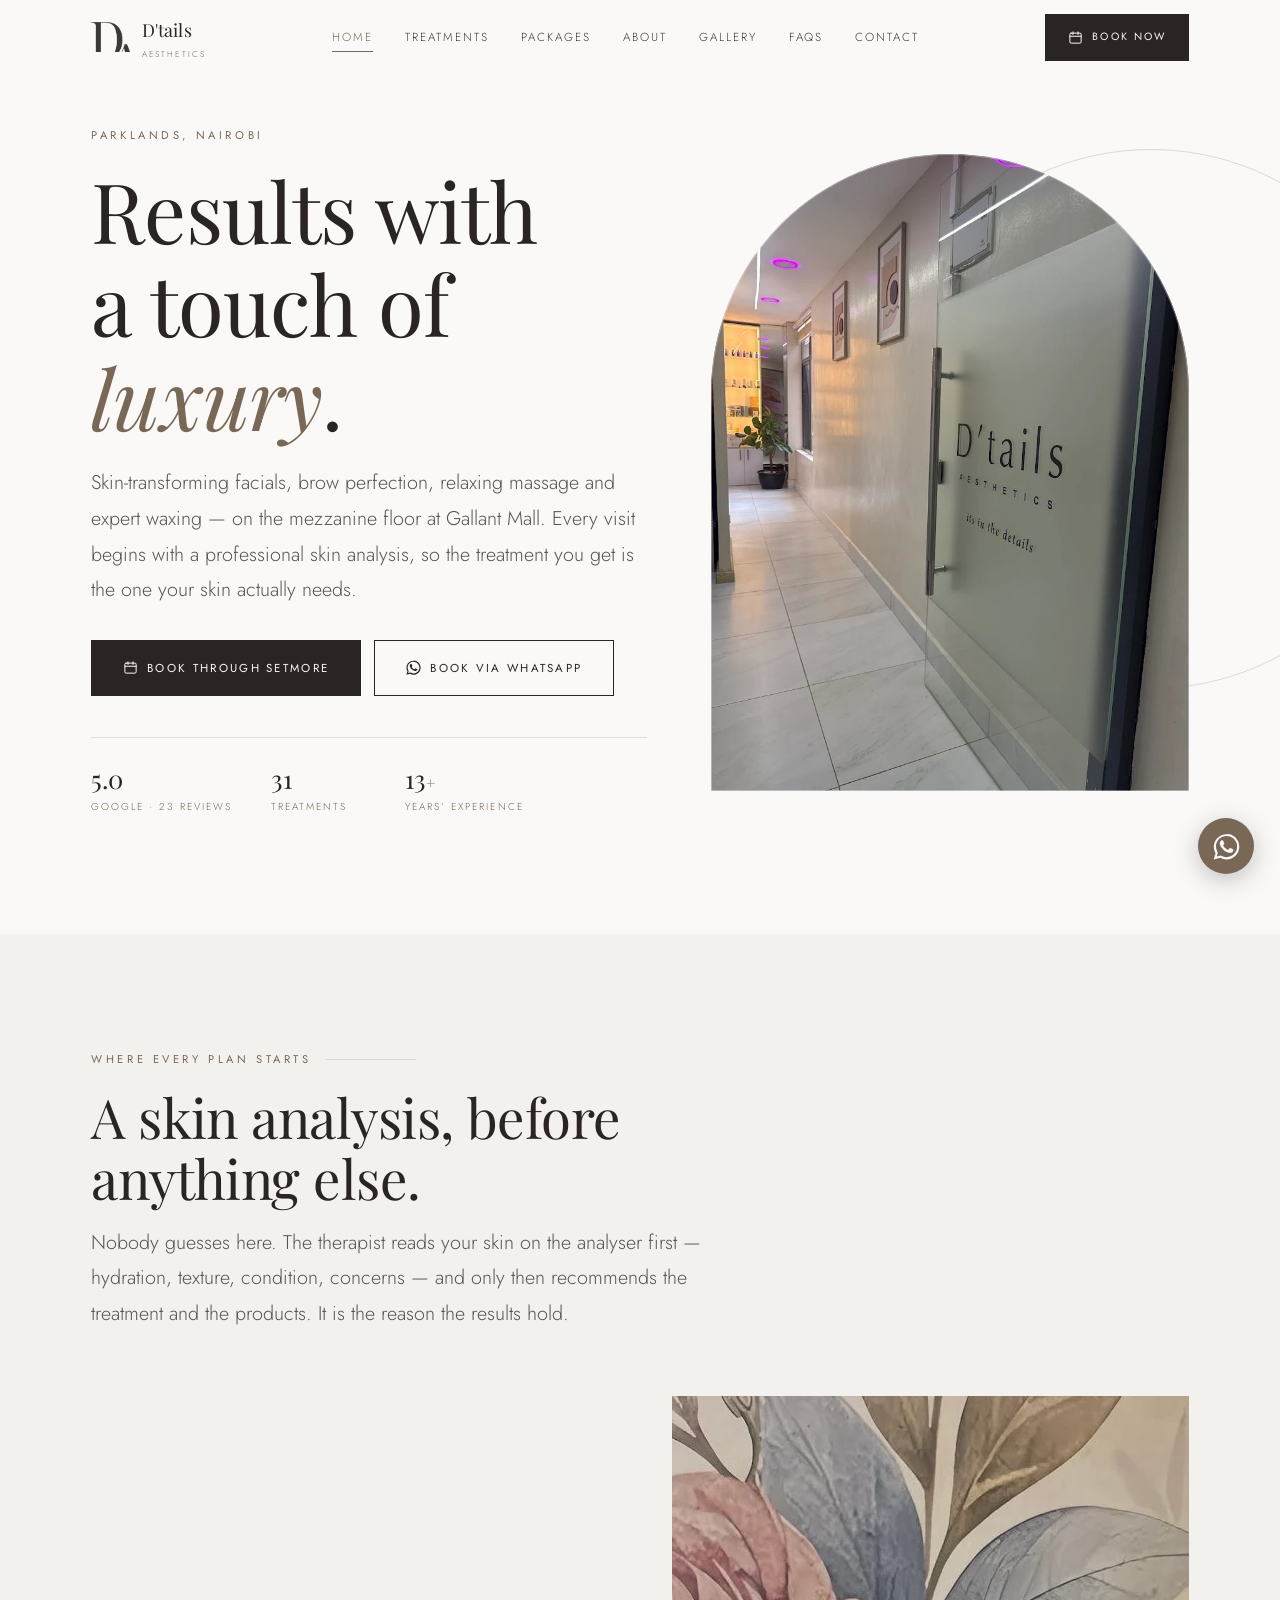
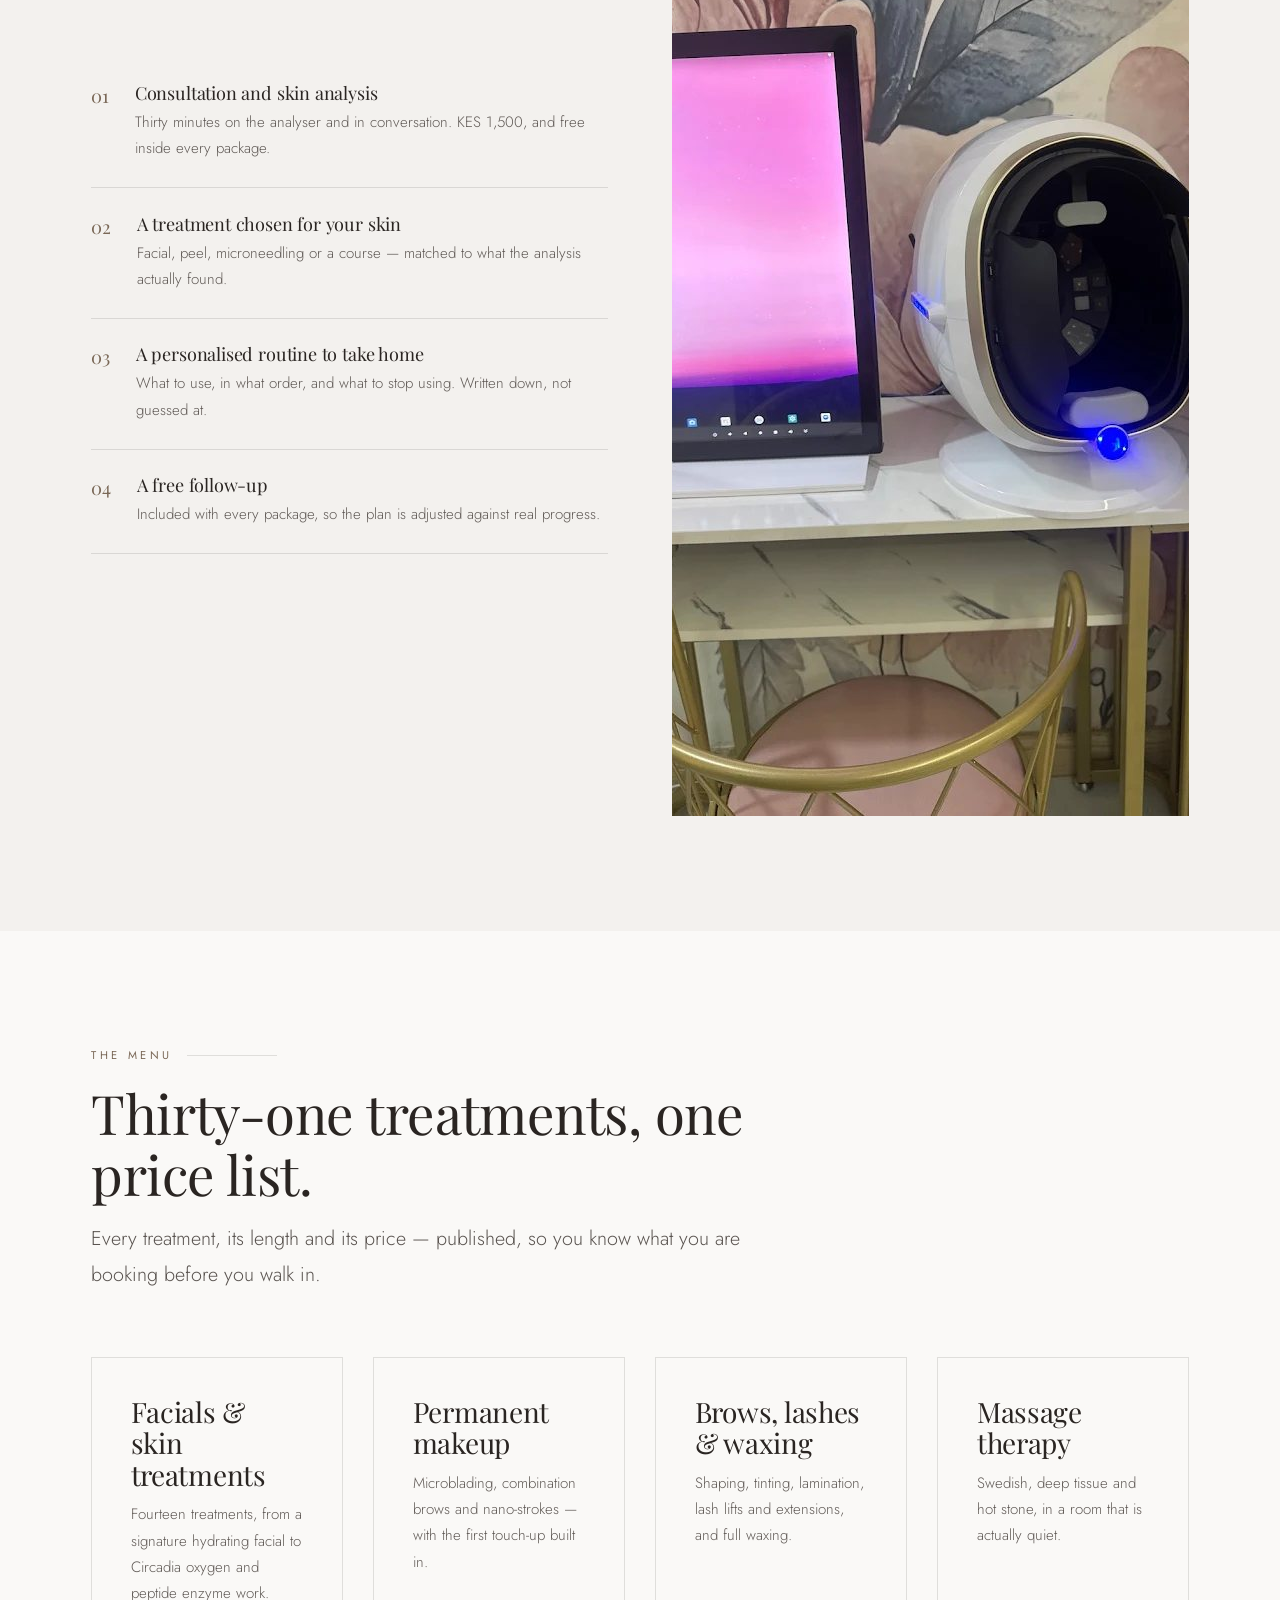
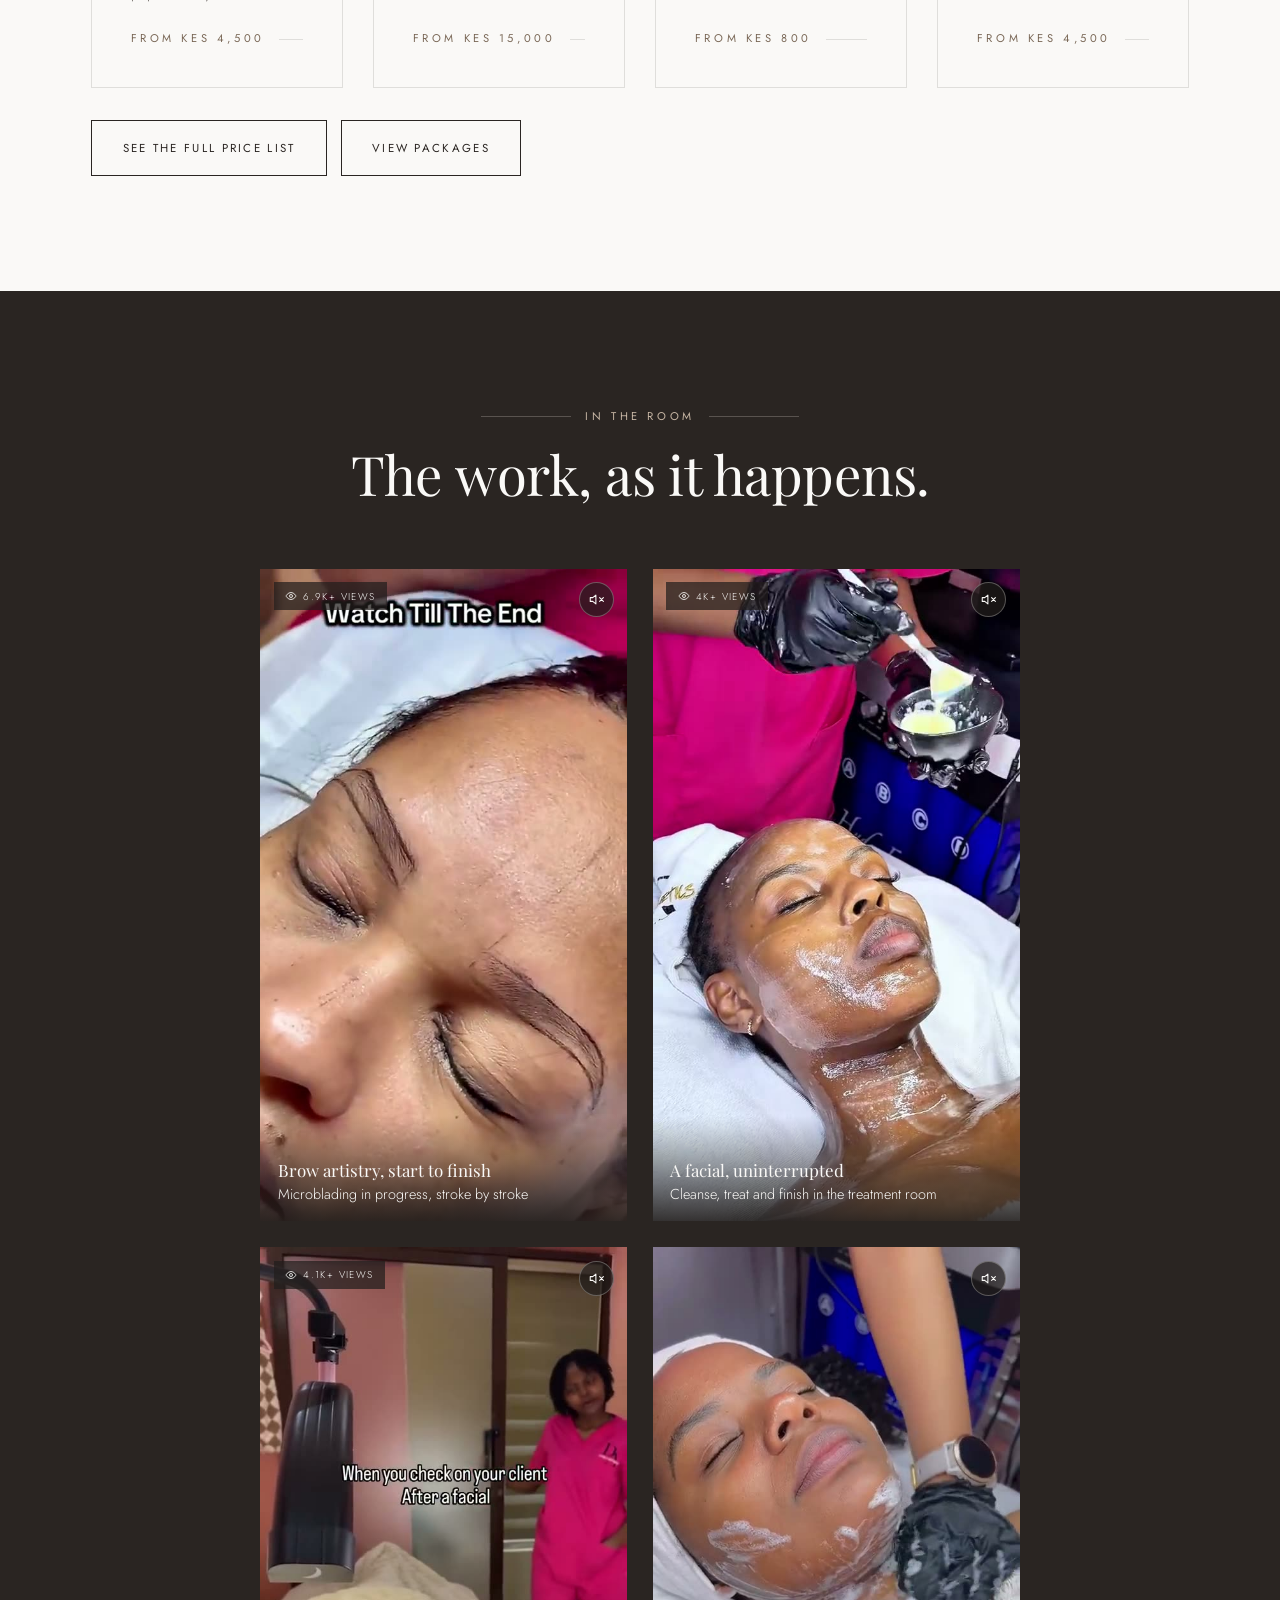
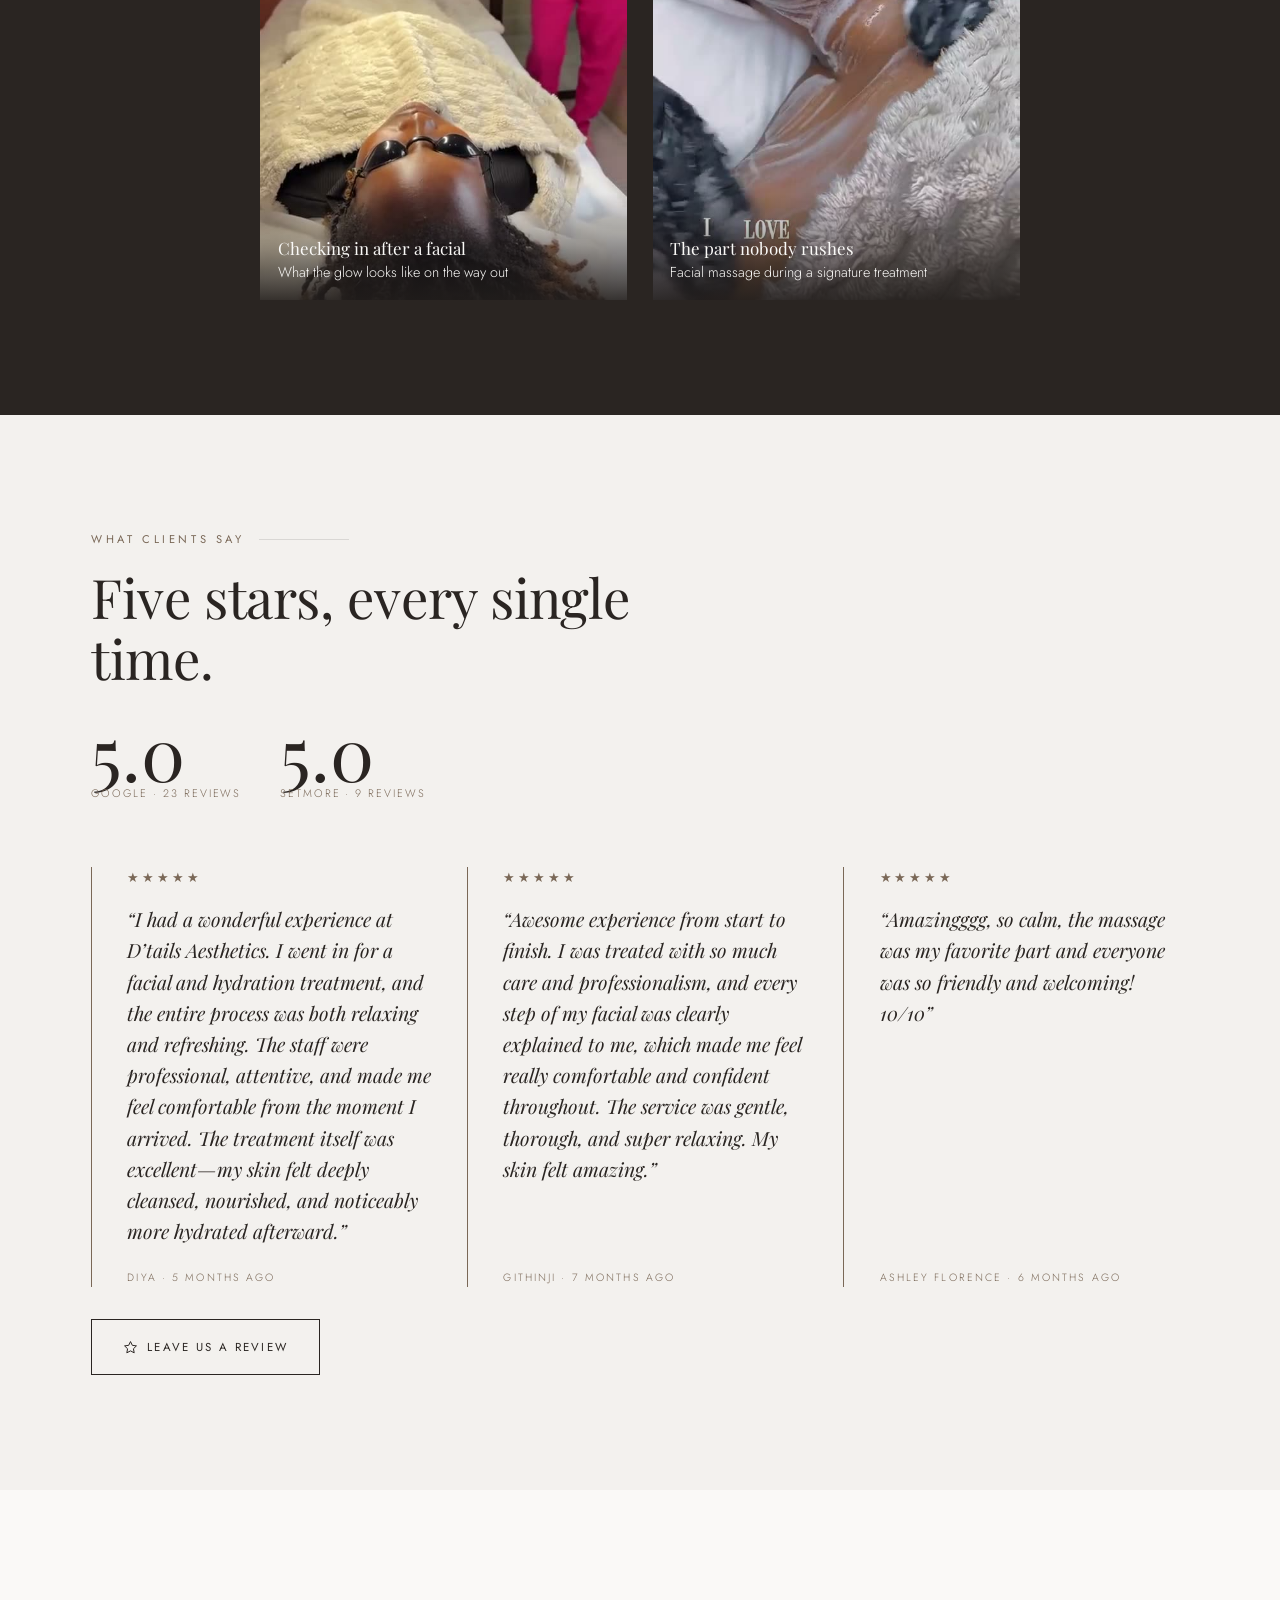
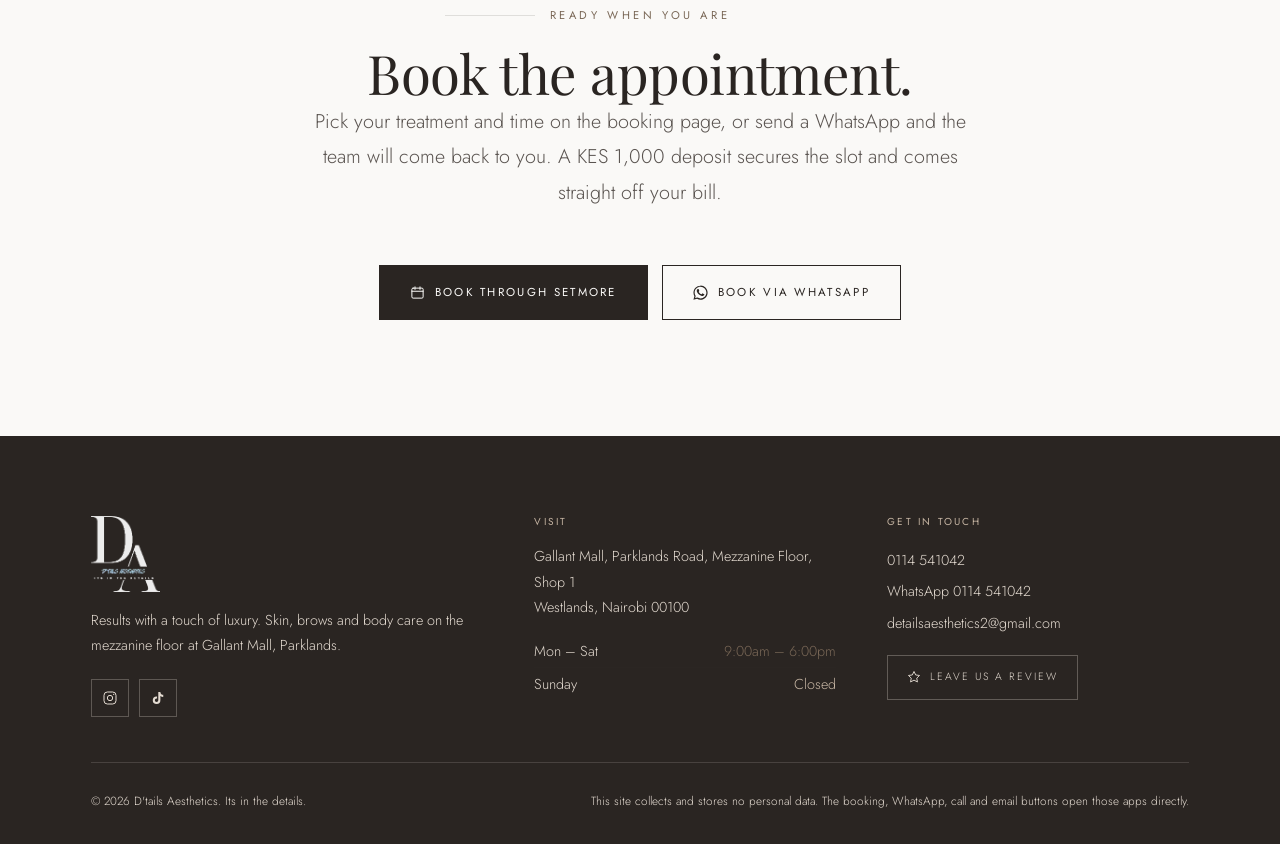
<file: index.html>
<!DOCTYPE html>
<html lang="en">
<head>
<meta charset="utf-8">
<meta name="viewport" content="width=device-width,initial-scale=1">
<title>D'tails Aesthetics | Facials, Brows & Skin Treatments in Parklands, Nairobi</title>
<meta name="description" content="Skin-transforming facials, microblading, massage and waxing at Gallant Mall, Parklands. Every treatment begins with a professional skin analysis. Rated 5.0 on Google. Book online or on WhatsApp.">
<link rel="canonical" href="https://ignatius-kimeu.github.io/storyfront-dtails-aesthetics/index.html">
<meta property="og:type" content="website">
<meta property="og:site_name" content="D'tails Aesthetics">
<meta property="og:title" content="D'tails Aesthetics | Facials, Brows & Skin Treatments in Parklands, Nairobi">
<meta property="og:description" content="Skin-transforming facials, microblading, massage and waxing at Gallant Mall, Parklands. Every treatment begins with a professional skin analysis. Rated 5.0 on Google. Book online or on WhatsApp.">
<meta property="og:url" content="https://ignatius-kimeu.github.io/storyfront-dtails-aesthetics/index.html">
<meta property="og:image" content="https://ignatius-kimeu.github.io/storyfront-dtails-aesthetics/og-image.jpg">
<meta property="og:image:width" content="1200">
<meta property="og:image:height" content="630">
<meta name="twitter:card" content="summary_large_image">
<meta name="twitter:title" content="D'tails Aesthetics | Facials, Brows & Skin Treatments in Parklands, Nairobi">
<meta name="twitter:description" content="Skin-transforming facials, microblading, massage and waxing at Gallant Mall, Parklands. Every treatment begins with a professional skin analysis. Rated 5.0 on Google. Book online or on WhatsApp.">
<meta name="twitter:image" content="https://ignatius-kimeu.github.io/storyfront-dtails-aesthetics/og-image.jpg">
<meta name="theme-color" content="#2A2522">
<script>document.documentElement.className+=" js"</script>
<link rel="icon" href="images/favicon.png" type="image/png">
<link rel="apple-touch-icon" href="images/favicon.png">
<link rel="preconnect" href="https://fonts.googleapis.com">
<link rel="preconnect" href="https://fonts.gstatic.com" crossorigin>
<link rel="stylesheet" href="https://fonts.googleapis.com/css2?family=Jost:wght@300;400;500&family=Playfair+Display:ital,wght@0,400;0,500;1,400&display=swap">
<link rel="stylesheet" href="assets/site.css">
<script type="application/ld+json">
{"@context":"https://schema.org","@type":"HealthAndBeautyBusiness",
"name":"D'tails Aesthetics","alternateName":"Details Aesthetics Kenya",
"description":"Skin, brow, lash, massage and waxing treatments in Parklands, Nairobi. Every treatment plan begins with a professional skin analysis.",
"url":"https://ignatius-kimeu.github.io/storyfront-dtails-aesthetics/","telephone":"+254114541042","email":"detailsaesthetics2@gmail.com","image":"https://ignatius-kimeu.github.io/storyfront-dtails-aesthetics/og-image.jpg",
"address":{"@type":"PostalAddress","streetAddress":"Gallant Mall, Parklands Road, Mezzanine Floor, Shop 1","addressLocality":"Nairobi","addressRegion":"Nairobi County","postalCode":"00100","addressCountry":"KE"},
"openingHoursSpecification":[{"@type":"OpeningHoursSpecification","dayOfWeek":["Monday","Tuesday","Wednesday","Thursday","Friday","Saturday"],"opens":"09:00","closes":"18:00"}],
"priceRange":"KES 800 - KES 66,000","currenciesAccepted":"KES",
"sameAs":["https://www.instagram.com/details_aesthetics_kenya","https://www.tiktok.com/@details_aesthetics_kenya"],
"founder":{"@type":"Person","name":"Shiro Gichanja"},
"hasMap":"https://www.google.com/maps/search/?api=1&query=Details+Aesthetics+Kenya+Gallant+Mall+Parklands"}
</script>
</head>
<body>
<a class="skip" href="#main">Skip to content</a>
<div class="splash"><img src="images/logo.png" alt="" width="112" height="112"></div>
<header class="hdr">
  <div class="hdr__in">
    <a class="brand" href="index.html" aria-label="D'tails Aesthetics, home">
      <img src="images/monogram.png" alt="" width="39" height="30">
      <span><b>D'tails</b><i>Aesthetics</i></span>
    </a>
    <nav class="nav" id="nav">
      <a href="index.html" aria-current="page">Home</a><a href="treatments.html">Treatments</a><a href="packages.html">Packages</a><a href="about.html">About</a><a href="gallery.html">Gallery</a><a href="faqs.html">FAQs</a><a href="contact.html">Contact</a>
      <a class="btn" href="https://dtailsaesthetics.setmore.com/" target="_blank" rel="noopener"><svg viewBox="0 0 24 24" fill="none" stroke="currentColor" stroke-width="1.6" stroke-linecap="round"><rect x="3" y="5" width="18" height="16" rx="2"/><path d="M8 3v4M16 3v4M3 10h18"/></svg><span>Book now</span></a>
    </nav>
    <a class="btn hdr__cta" href="https://dtailsaesthetics.setmore.com/" target="_blank" rel="noopener"><svg viewBox="0 0 24 24" fill="none" stroke="currentColor" stroke-width="1.6" stroke-linecap="round"><rect x="3" y="5" width="18" height="16" rx="2"/><path d="M8 3v4M16 3v4M3 10h18"/></svg><span>Book now</span></a>
    <button class="burger" type="button" aria-label="Menu" aria-expanded="false" aria-controls="nav">
      <span></span><span></span><span></span>
    </button>
  </div>
</header>
<main id="main">

<section class="hero">
  <div class="wrap">
    <div class="hero__halo" aria-hidden="true"></div>
    <div class="hero__grid">
      <div>
        <p class="eyebrow rv">Parklands, Nairobi</p>
        <h1 class="rv" data-d="1">Results with<br>a touch of <em>luxury</em>.</h1>
        <p class="lede rv" data-d="2">Skin-transforming facials, brow perfection, relaxing massage and expert
        waxing &mdash; on the mezzanine floor at Gallant Mall. Every visit begins with a professional
        skin analysis, so the treatment you get is the one your skin actually needs.</p>
        <div class="rv" data-d="3"><div class="btn-row"><a class="btn" href="https://dtailsaesthetics.setmore.com/" target="_blank" rel="noopener"><svg viewBox="0 0 24 24" fill="none" stroke="currentColor" stroke-width="1.6" stroke-linecap="round"><rect x="3" y="5" width="18" height="16" rx="2"/><path d="M8 3v4M16 3v4M3 10h18"/></svg><span>Book through Setmore</span></a><a class="btn btn--ghost" href="https://wa.me/254114541042?text=Hi%20D%27tails%20Aesthetics%2C%20I%27d%20like%20to%20ask%20about%20an%20appointment." target="_blank" rel="noopener"><svg viewBox="0 0 24 24" fill="currentColor"><path d="M17.47 14.38c-.3-.15-1.76-.87-2.03-.97-.27-.1-.47-.15-.67.15-.2.3-.77.96-.94 1.16-.17.2-.35.22-.64.08-.3-.15-1.25-.46-2.39-1.47-.88-.79-1.48-1.76-1.65-2.06-.17-.3-.02-.46.13-.6.13-.13.3-.35.45-.52.15-.17.2-.3.3-.5.1-.2.05-.37-.02-.52-.08-.15-.67-1.61-.92-2.21-.24-.58-.49-.5-.67-.51h-.57c-.2 0-.52.07-.8.37-.27.3-1.04 1.02-1.04 2.48s1.07 2.88 1.22 3.08c.15.2 2.1 3.2 5.08 4.49.71.3 1.26.49 1.69.63.71.22 1.36.19 1.87.12.57-.09 1.76-.72 2-1.41.25-.7.25-1.29.18-1.42-.07-.13-.27-.2-.57-.35M12.04 21.5h-.01a9.4 9.4 0 0 1-4.79-1.31l-.34-.2-3.56.93.95-3.47-.22-.36a9.38 9.38 0 0 1-1.44-5.01c0-5.18 4.22-9.4 9.42-9.4a9.34 9.34 0 0 1 6.65 2.76 9.32 9.32 0 0 1 2.75 6.65c0 5.18-4.22 9.4-9.41 9.4m8-17.39A11.29 11.29 0 0 0 12.04 1C5.8 1 .73 6.07.73 12.3c0 1.99.52 3.94 1.51 5.65L.64 23.6l5.78-1.52a11.28 11.28 0 0 0 5.62 1.43h.01c6.23 0 11.3-5.07 11.3-11.3 0-3.02-1.17-5.86-3.31-7.99"/></svg><span>Book via WhatsApp</span></a></div></div>
        <div class="hero__meta rv" data-d="4">
          <div><b>5.0</b><span>Google &middot; 23 reviews</span></div>
          <div><b>31</b><span>Treatments</span></div>
          <div><b>13<span style="font-size:1rem">+</span></b><span>Years&rsquo; experience</span></div>
        </div>
      </div>
      <figure class="arch" style="margin:0">
        <img src="images/entrance-door.jpg" alt="The frosted glass door to D'tails Aesthetics at Gallant Mall, Parklands" width="765" height="1020">
      </figure>
    </div>
  </div>
</section>

<section class="sect paper">
  <div class="wrap">
    <div class="shead rv">
      <p class="eyebrow">Where every plan starts</p>
      <h2>A skin analysis, before anything else.</h2>
      <p class="lede">Nobody guesses here. The therapist reads your skin on the analyser first &mdash;
      hydration, texture, condition, concerns &mdash; and only then recommends the treatment and the
      products. It is the reason the results hold.</p>
    </div>
    <div class="split">
      <div class="split__txt">
        <div class="steps">
          <div class="step rv"><div><h3>Consultation and skin analysis</h3>
            <p>Thirty minutes on the analyser and in conversation. KES 1,500, and free inside every package.</p></div></div>
          <div class="step rv" data-d="1"><div><h3>A treatment chosen for your skin</h3>
            <p>Facial, peel, microneedling or a course &mdash; matched to what the analysis actually found.</p></div></div>
          <div class="step rv" data-d="2"><div><h3>A personalised routine to take home</h3>
            <p>What to use, in what order, and what to stop using. Written down, not guessed at.</p></div></div>
          <div class="step rv" data-d="3"><div><h3>A free follow-up</h3>
            <p>Included with every package, so the plan is adjusted against real progress.</p></div></div>
        </div>
      </div>
      <figure class="rv" data-d="2" style="margin:0">
        <img src="images/skin-analyser.jpg" alt="The skin analysis machine in the consultation room at D'tails Aesthetics" width="765" height="1020" loading="lazy">
      </figure>
    </div>
  </div>
</section>

<section class="sect">
  <div class="wrap">
    <div class="shead rv">
      <p class="eyebrow">The menu</p>
      <h2>Thirty-one treatments, one price list.</h2>
      <p class="lede">Every treatment, its length and its price &mdash; published, so you know what you are
      booking before you walk in.</p>
    </div>
    <div class="grid g4"><a class="card rv" data-d="0" href="treatments.html" style="text-decoration:none">
  <h3>Facials & skin treatments</h3><p>Fourteen treatments, from a signature hydrating facial to Circadia oxygen and peptide enzyme work.</p>
  <div class="foot"><span class="eyebrow" style="margin:0">From KES 4,500</span></div></a><a class="card rv" data-d="1" href="treatments.html" style="text-decoration:none">
  <h3>Permanent makeup</h3><p>Microblading, combination brows and nano-strokes — with the first touch-up built in.</p>
  <div class="foot"><span class="eyebrow" style="margin:0">From KES 15,000</span></div></a><a class="card rv" data-d="2" href="treatments.html" style="text-decoration:none">
  <h3>Brows, lashes & waxing</h3><p>Shaping, tinting, lamination, lash lifts and extensions, and full waxing.</p>
  <div class="foot"><span class="eyebrow" style="margin:0">From KES 800</span></div></a><a class="card rv" data-d="3" href="treatments.html" style="text-decoration:none">
  <h3>Massage therapy</h3><p>Swedish, deep tissue and hot stone, in a room that is actually quiet.</p>
  <div class="foot"><span class="eyebrow" style="margin:0">From KES 4,500</span></div></a></div>
    <div class="btn-row rv"><a class="btn btn--ghost" href="treatments.html"><span>See the full price list</span></a>
    <a class="btn btn--ghost" href="packages.html"><span>View packages</span></a></div>
  </div>
</section>

<section class="sect ink-bg">
  <div class="wrap">
    <div class="shead centred rv">
      <p class="eyebrow centred">In the room</p>
      <h2>The work, as it happens.</h2>
    </div>
    <div class="films"><figure class="film rv" data-d="0" style="margin:0">
  <video src="videos/brow-artistry.mp4" poster="images/poster-brow-artistry.jpg" muted loop playsinline
         preload="none" aria-label="Brow artistry, start to finish"></video>
  <div class="film__views"><svg viewBox="0 0 24 24" fill="none" stroke="currentColor" stroke-width="1.7"><path d="M2 12s3.6-7 10-7 10 7 10 7-3.6 7-10 7-10-7-10-7z"/><circle cx="12" cy="12" r="3"/></svg>6.9k+ views</div>
  <button class="film__sound" type="button" aria-label="Turn sound on" aria-pressed="false"></button>
  <figcaption class="film__cap"><b>Brow artistry, start to finish</b>Microblading in progress, stroke by stroke</figcaption>
</figure><figure class="film rv" data-d="1" style="margin:0">
  <video src="videos/glow-facial.mp4" poster="images/poster-glow-facial.jpg" muted loop playsinline
         preload="none" aria-label="A facial, uninterrupted"></video>
  <div class="film__views"><svg viewBox="0 0 24 24" fill="none" stroke="currentColor" stroke-width="1.7"><path d="M2 12s3.6-7 10-7 10 7 10 7-3.6 7-10 7-10-7-10-7z"/><circle cx="12" cy="12" r="3"/></svg>4k+ views</div>
  <button class="film__sound" type="button" aria-label="Turn sound on" aria-pressed="false"></button>
  <figcaption class="film__cap"><b>A facial, uninterrupted</b>Cleanse, treat and finish in the treatment room</figcaption>
</figure><figure class="film rv" data-d="2" style="margin:0">
  <video src="videos/after-facial.mp4" poster="images/poster-after-facial.jpg" muted loop playsinline
         preload="none" aria-label="Checking in after a facial"></video>
  <div class="film__views"><svg viewBox="0 0 24 24" fill="none" stroke="currentColor" stroke-width="1.7"><path d="M2 12s3.6-7 10-7 10 7 10 7-3.6 7-10 7-10-7-10-7z"/><circle cx="12" cy="12" r="3"/></svg>4.1k+ views</div>
  <button class="film__sound" type="button" aria-label="Turn sound on" aria-pressed="false"></button>
  <figcaption class="film__cap"><b>Checking in after a facial</b>What the glow looks like on the way out</figcaption>
</figure><figure class="film rv" data-d="3" style="margin:0">
  <video src="videos/facial-massage.mp4" poster="images/poster-facial-massage.jpg" muted loop playsinline
         preload="none" aria-label="The part nobody rushes"></video>
  
  <button class="film__sound" type="button" aria-label="Turn sound on" aria-pressed="false"></button>
  <figcaption class="film__cap"><b>The part nobody rushes</b>Facial massage during a signature treatment</figcaption>
</figure></div>
  </div>
</section>

<section class="sect paper">
  <div class="wrap">
    <div class="shead rv">
      <p class="eyebrow">What clients say</p>
      <h2>Five stars, every single time.</h2>
      <div class="rating" style="margin-top:1.8rem">
        <div><div class="rating__big">5.0</div><div class="rating__src">Google &middot; 23 reviews</div></div>
        <div><div class="rating__big">5.0</div><div class="rating__src">Setmore &middot; 9 reviews</div></div>
      </div>
    </div>
    <div class="grid g3"><div class="quote rv" data-d="0">
  <div class="stars">&#9733;&#9733;&#9733;&#9733;&#9733;</div>
  <p>&ldquo;I had a wonderful experience at D’tails Aesthetics. I went in for a facial and hydration treatment, and the entire process was both relaxing and refreshing. The staff were professional, attentive, and made me feel comfortable from the moment I arrived. The treatment itself was excellent—my skin felt deeply cleansed, nourished, and noticeably more hydrated afterward.&rdquo;</p><cite>Diya &middot; 5 months ago</cite></div><div class="quote rv" data-d="1">
  <div class="stars">&#9733;&#9733;&#9733;&#9733;&#9733;</div>
  <p>&ldquo;Awesome experience from start to finish. I was treated with so much care and professionalism, and every step of my facial was clearly explained to me, which made me feel really comfortable and confident throughout. The service was gentle, thorough, and super relaxing. My skin felt amazing.&rdquo;</p><cite>Githinji &middot; 7 months ago</cite></div><div class="quote rv" data-d="2">
  <div class="stars">&#9733;&#9733;&#9733;&#9733;&#9733;</div>
  <p>&ldquo;Amazingggg, so calm, the massage was my favorite part and everyone was so friendly and welcoming! 10/10&rdquo;</p><cite>Ashley Florence &middot; 6 months ago</cite></div></div>
    <div class="btn-row rv"><a class="btn btn--ghost" href="https://www.google.com/search?q=Details+Aesthetics+Kenya+Gallant+Mall+Parklands" target="_blank" rel="noopener"><svg viewBox="0 0 24 24" fill="none" stroke="currentColor" stroke-width="1.6" stroke-linejoin="round"><path d="m12 2.5 2.9 6 6.6.9-4.8 4.6 1.2 6.5-5.9-3.1-5.9 3.1 1.2-6.5L2.5 9.4l6.6-.9z"/></svg><span>Leave us a review</span></a></div>
  </div>
</section>

<section class="sect">
  <div class="wrap narrow" style="text-align:center">
    <p class="eyebrow centred rv">Ready when you are</p>
    <h2 class="rv" data-d="1">Book the appointment.</h2>
    <p class="lede rv" data-d="2">Pick your treatment and time on the booking page, or send a WhatsApp and
    the team will come back to you. A KES 1,000 deposit secures the slot and comes straight off your bill.</p>
    <div class="rv" data-d="3" style="display:flex;justify-content:center"><div class="btn-row"><a class="btn" href="https://dtailsaesthetics.setmore.com/" target="_blank" rel="noopener"><svg viewBox="0 0 24 24" fill="none" stroke="currentColor" stroke-width="1.6" stroke-linecap="round"><rect x="3" y="5" width="18" height="16" rx="2"/><path d="M8 3v4M16 3v4M3 10h18"/></svg><span>Book through Setmore</span></a><a class="btn btn--ghost" href="https://wa.me/254114541042?text=Hi%20D%27tails%20Aesthetics%2C%20I%27d%20like%20to%20ask%20about%20an%20appointment." target="_blank" rel="noopener"><svg viewBox="0 0 24 24" fill="currentColor"><path d="M17.47 14.38c-.3-.15-1.76-.87-2.03-.97-.27-.1-.47-.15-.67.15-.2.3-.77.96-.94 1.16-.17.2-.35.22-.64.08-.3-.15-1.25-.46-2.39-1.47-.88-.79-1.48-1.76-1.65-2.06-.17-.3-.02-.46.13-.6.13-.13.3-.35.45-.52.15-.17.2-.3.3-.5.1-.2.05-.37-.02-.52-.08-.15-.67-1.61-.92-2.21-.24-.58-.49-.5-.67-.51h-.57c-.2 0-.52.07-.8.37-.27.3-1.04 1.02-1.04 2.48s1.07 2.88 1.22 3.08c.15.2 2.1 3.2 5.08 4.49.71.3 1.26.49 1.69.63.71.22 1.36.19 1.87.12.57-.09 1.76-.72 2-1.41.25-.7.25-1.29.18-1.42-.07-.13-.27-.2-.57-.35M12.04 21.5h-.01a9.4 9.4 0 0 1-4.79-1.31l-.34-.2-3.56.93.95-3.47-.22-.36a9.38 9.38 0 0 1-1.44-5.01c0-5.18 4.22-9.4 9.42-9.4a9.34 9.34 0 0 1 6.65 2.76 9.32 9.32 0 0 1 2.75 6.65c0 5.18-4.22 9.4-9.41 9.4m8-17.39A11.29 11.29 0 0 0 12.04 1C5.8 1 .73 6.07.73 12.3c0 1.99.52 3.94 1.51 5.65L.64 23.6l5.78-1.52a11.28 11.28 0 0 0 5.62 1.43h.01c6.23 0 11.3-5.07 11.3-11.3 0-3.02-1.17-5.86-3.31-7.99"/></svg><span>Book via WhatsApp</span></a></div></div>
  </div>
</section>

</main>
<footer class="ftr">
  <div class="wrap">
    <div class="ftr__top">
      <div>
        <img class="mark" src="images/logo.png" alt="D'tails Aesthetics" width="76" height="76">
        <p>Results with a touch of luxury. Skin, brows and body care on the mezzanine floor at Gallant Mall, Parklands.</p>
        <div class="social">
          <a href="https://www.instagram.com/details_aesthetics_kenya" target="_blank" rel="noopener" aria-label="D'tails Aesthetics on Instagram"><svg viewBox="0 0 24 24" fill="none" stroke="currentColor" stroke-width="1.5"><rect x="3" y="3" width="18" height="18" rx="5"/><circle cx="12" cy="12" r="4"/><circle cx="17.5" cy="6.5" r="1" fill="currentColor" stroke="none"/></svg></a>
          <a href="https://www.tiktok.com/@details_aesthetics_kenya" target="_blank" rel="noopener" aria-label="D'tails Aesthetics on TikTok"><svg viewBox="0 0 24 24" fill="currentColor"><path d="M16.6 5.82A4.28 4.28 0 0 1 15.54 3h-3.09v12.4a2.59 2.59 0 0 1-2.59 2.5 2.59 2.59 0 0 1 0-5.18c.27 0 .52.04.76.12v-3.2a5.84 5.84 0 0 0-.76-.05 5.72 5.72 0 1 0 5.72 5.72V9.01a7.35 7.35 0 0 0 4.29 1.38V7.3a4.29 4.29 0 0 1-3.27-1.48z"/></svg></a>
        </div>
      </div>
      <div>
        <h4>Visit</h4>
        <p>Gallant Mall, Parklands Road, Mezzanine Floor, Shop 1<br>Westlands, Nairobi 00100</p>
        <ul class="hours" style="margin-top:.9rem">
          <li><span>Mon &ndash; Sat</span><span>9:00am &ndash; 6:00pm</span></li>
          <li class="shut"><span>Sunday</span><span>Closed</span></li>
        </ul>
      </div>
      <div>
        <h4>Get in touch</h4>
        <ul>
          <li><a href="tel:+254114541042">0114 541042</a></li>
          <li><a href="https://wa.me/254114541042?text=Hi%20D%27tails%20Aesthetics%2C%20I%27d%20like%20to%20ask%20about%20an%20appointment." target="_blank" rel="noopener">WhatsApp 0114 541042</a></li>
          <li><a href="mailto:detailsaesthetics2@gmail.com">detailsaesthetics2@gmail.com</a></li>
        </ul>
        <a class="review-btn" href="https://www.google.com/search?q=Details+Aesthetics+Kenya+Gallant+Mall+Parklands" target="_blank" rel="noopener"><svg viewBox="0 0 24 24" fill="none" stroke="currentColor" stroke-width="1.6" stroke-linejoin="round"><path d="m12 2.5 2.9 6 6.6.9-4.8 4.6 1.2 6.5-5.9-3.1-5.9 3.1 1.2-6.5L2.5 9.4l6.6-.9z"/></svg>Leave us a review</a>
      </div>
    </div>
    <div class="ftr__btm">
      <p>&copy; 2026 D'tails Aesthetics. Its in the details.</p>
      <p>This site collects and stores no personal data. The booking, WhatsApp, call and email buttons open those apps directly.</p>
    </div>
  </div>
</footer>
<a class="float" href="https://wa.me/254114541042?text=Hi%20D%27tails%20Aesthetics%2C%20I%27d%20like%20to%20ask%20about%20an%20appointment." target="_blank" rel="noopener" aria-label="Message D'tails Aesthetics on WhatsApp"><svg viewBox="0 0 24 24" fill="currentColor"><path d="M17.47 14.38c-.3-.15-1.76-.87-2.03-.97-.27-.1-.47-.15-.67.15-.2.3-.77.96-.94 1.16-.17.2-.35.22-.64.08-.3-.15-1.25-.46-2.39-1.47-.88-.79-1.48-1.76-1.65-2.06-.17-.3-.02-.46.13-.6.13-.13.3-.35.45-.52.15-.17.2-.3.3-.5.1-.2.05-.37-.02-.52-.08-.15-.67-1.61-.92-2.21-.24-.58-.49-.5-.67-.51h-.57c-.2 0-.52.07-.8.37-.27.3-1.04 1.02-1.04 2.48s1.07 2.88 1.22 3.08c.15.2 2.1 3.2 5.08 4.49.71.3 1.26.49 1.69.63.71.22 1.36.19 1.87.12.57-.09 1.76-.72 2-1.41.25-.7.25-1.29.18-1.42-.07-.13-.27-.2-.57-.35M12.04 21.5h-.01a9.4 9.4 0 0 1-4.79-1.31l-.34-.2-3.56.93.95-3.47-.22-.36a9.38 9.38 0 0 1-1.44-5.01c0-5.18 4.22-9.4 9.42-9.4a9.34 9.34 0 0 1 6.65 2.76 9.32 9.32 0 0 1 2.75 6.65c0 5.18-4.22 9.4-9.41 9.4m8-17.39A11.29 11.29 0 0 0 12.04 1C5.8 1 .73 6.07.73 12.3c0 1.99.52 3.94 1.51 5.65L.64 23.6l5.78-1.52a11.28 11.28 0 0 0 5.62 1.43h.01c6.23 0 11.3-5.07 11.3-11.3 0-3.02-1.17-5.86-3.31-7.99"/></svg></a>
<script src="assets/site.js" defer></script>
</body>
</html>
</file>
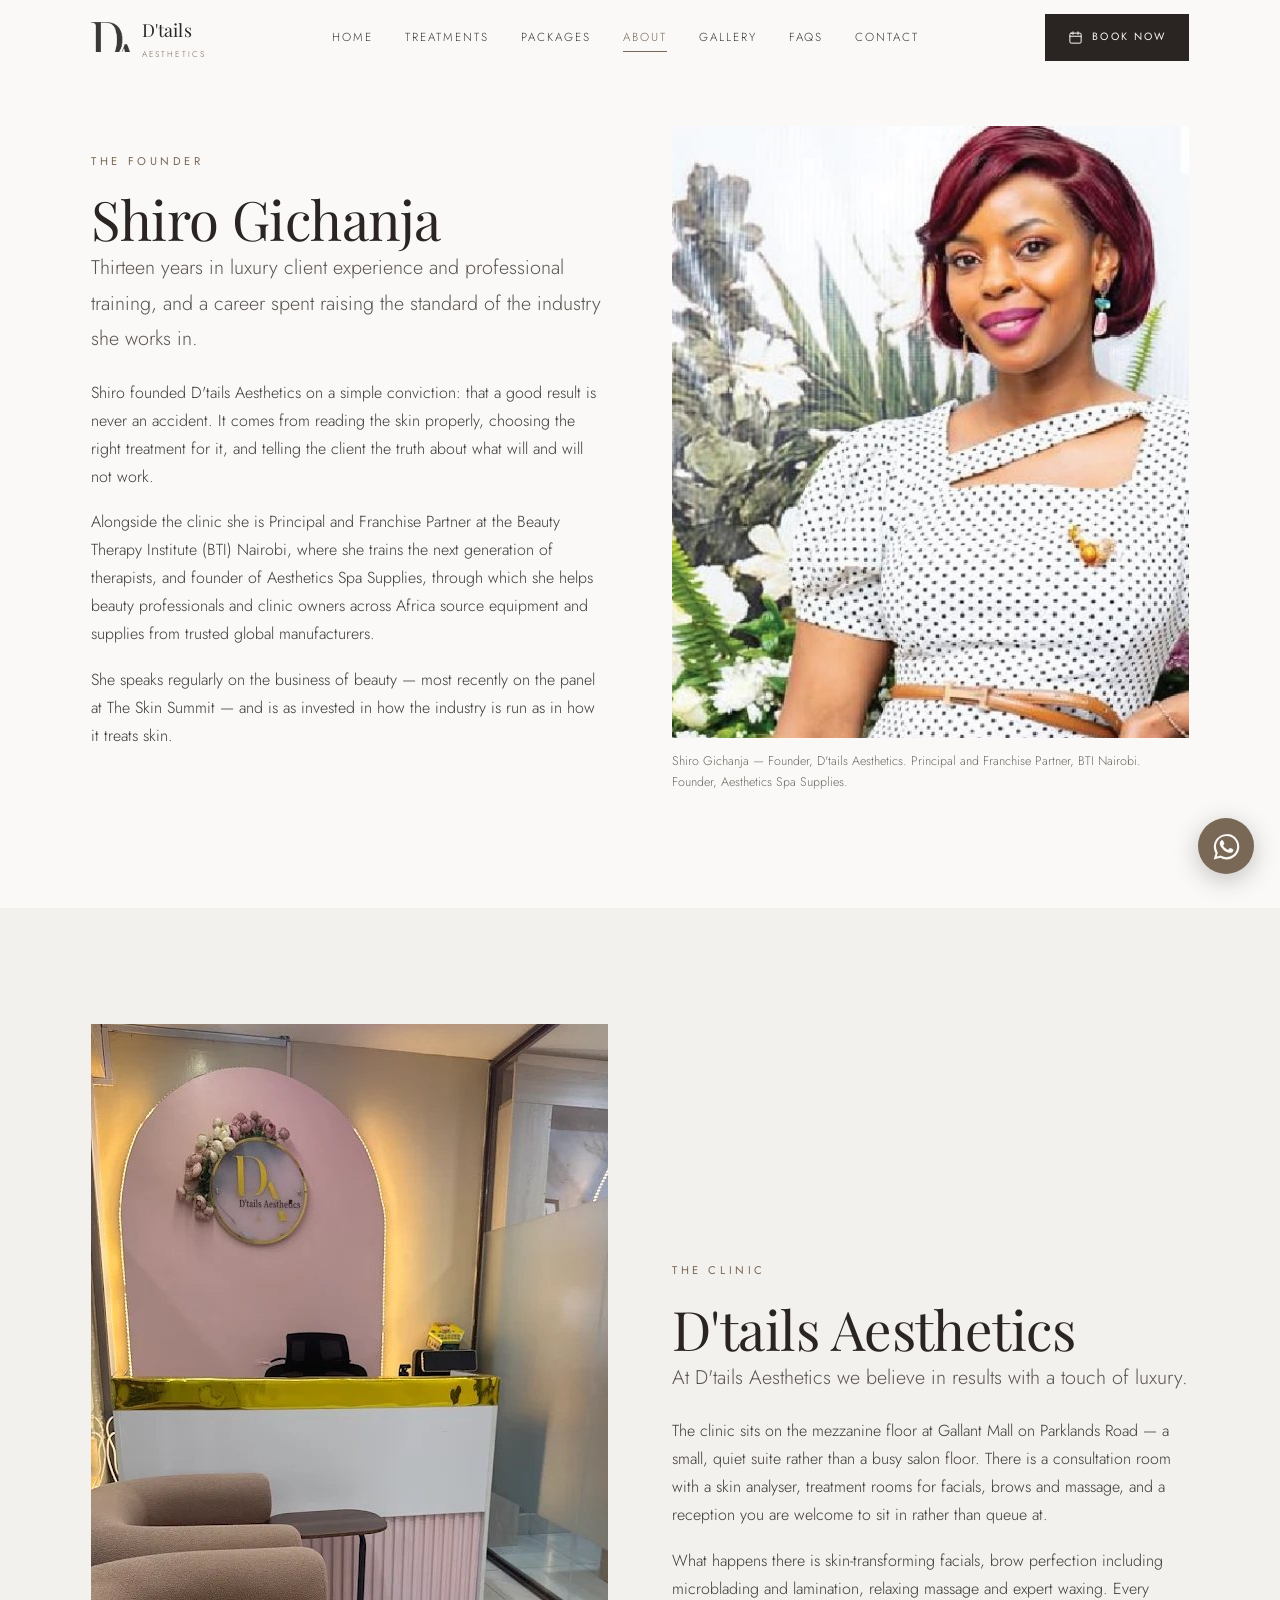
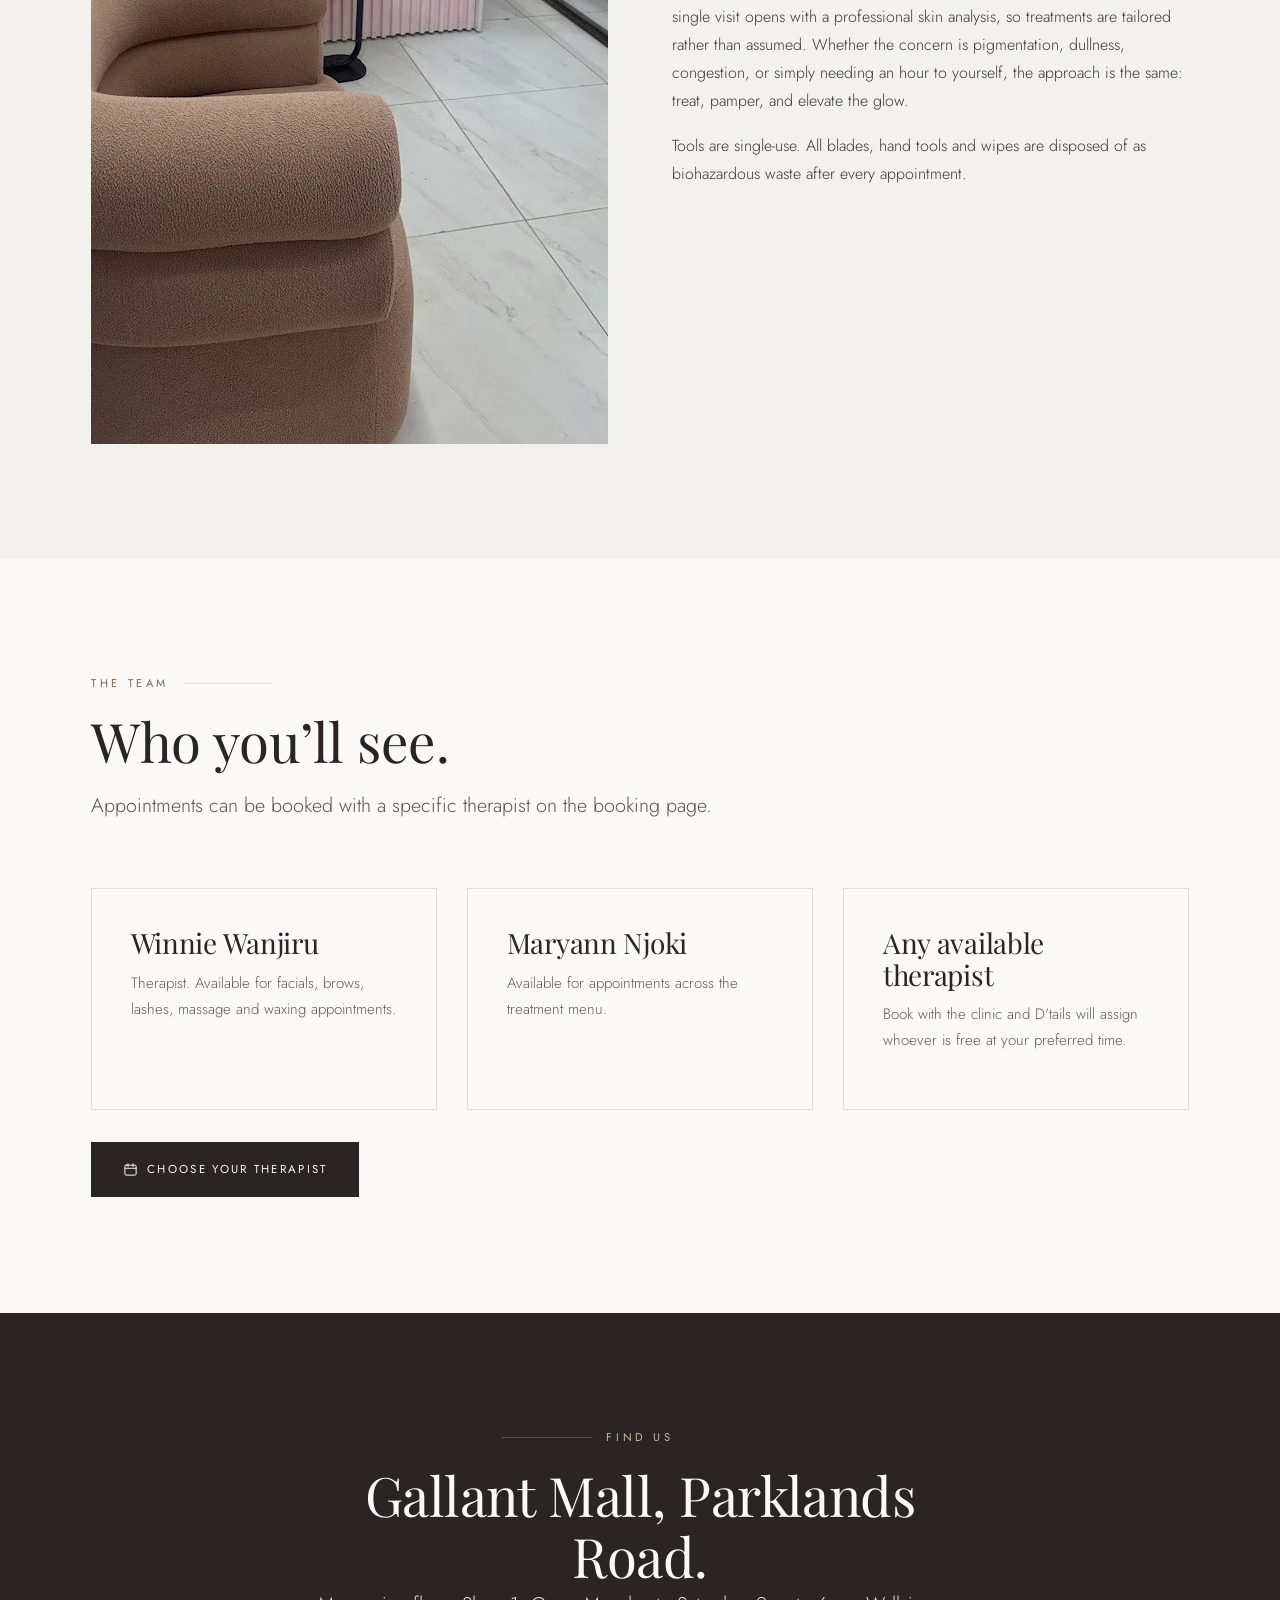
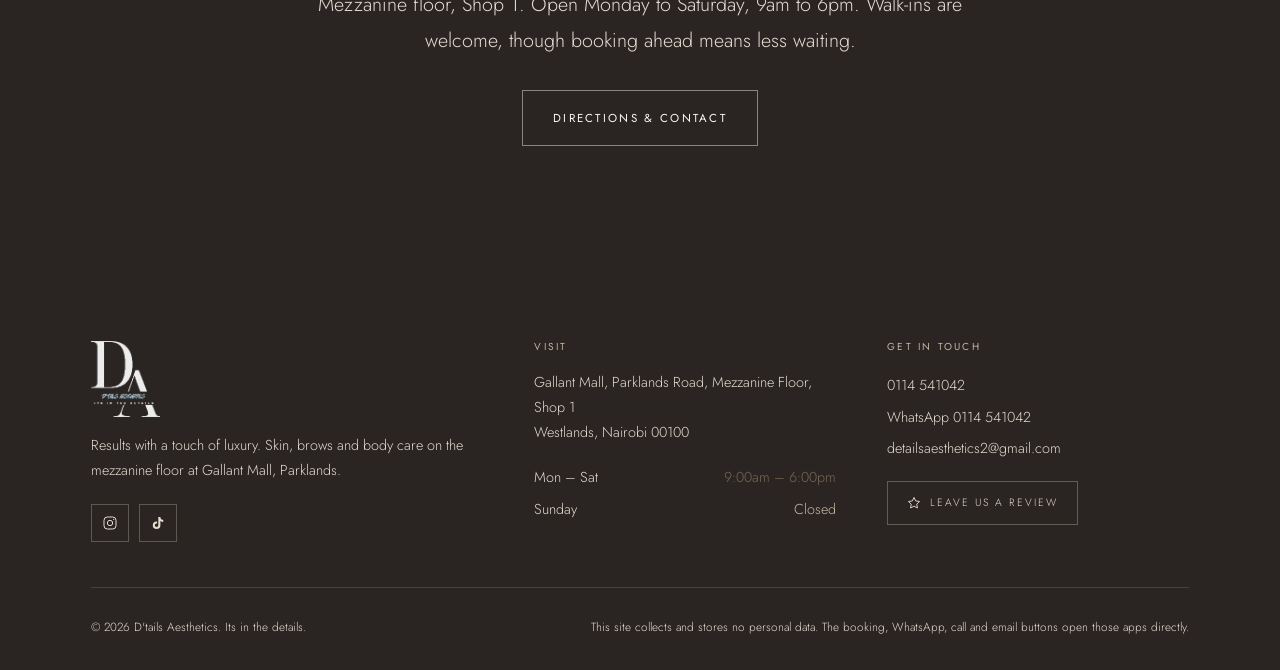
<file: about.html>
<!DOCTYPE html>
<html lang="en">
<head>
<meta charset="utf-8">
<meta name="viewport" content="width=device-width,initial-scale=1">
<title>About Shiro Gichanja & D'tails Aesthetics | Parklands, Nairobi</title>
<meta name="description" content="Founded by Shiro Gichanja — 13+ years in luxury client experience, Principal at BTI Nairobi and founder of Aesthetics Spa Supplies. Meet the clinic at Gallant Mall, Parklands.">
<link rel="canonical" href="https://ignatius-kimeu.github.io/storyfront-dtails-aesthetics/about.html">
<meta property="og:type" content="website">
<meta property="og:site_name" content="D'tails Aesthetics">
<meta property="og:title" content="About Shiro Gichanja & D'tails Aesthetics | Parklands, Nairobi">
<meta property="og:description" content="Founded by Shiro Gichanja — 13+ years in luxury client experience, Principal at BTI Nairobi and founder of Aesthetics Spa Supplies. Meet the clinic at Gallant Mall, Parklands.">
<meta property="og:url" content="https://ignatius-kimeu.github.io/storyfront-dtails-aesthetics/about.html">
<meta property="og:image" content="https://ignatius-kimeu.github.io/storyfront-dtails-aesthetics/og-image.jpg">
<meta property="og:image:width" content="1200">
<meta property="og:image:height" content="630">
<meta name="twitter:card" content="summary_large_image">
<meta name="twitter:title" content="About Shiro Gichanja & D'tails Aesthetics | Parklands, Nairobi">
<meta name="twitter:description" content="Founded by Shiro Gichanja — 13+ years in luxury client experience, Principal at BTI Nairobi and founder of Aesthetics Spa Supplies. Meet the clinic at Gallant Mall, Parklands.">
<meta name="twitter:image" content="https://ignatius-kimeu.github.io/storyfront-dtails-aesthetics/og-image.jpg">
<meta name="theme-color" content="#2A2522">
<script>document.documentElement.className+=" js"</script>
<link rel="icon" href="images/favicon.png" type="image/png">
<link rel="apple-touch-icon" href="images/favicon.png">
<link rel="preconnect" href="https://fonts.googleapis.com">
<link rel="preconnect" href="https://fonts.gstatic.com" crossorigin>
<link rel="stylesheet" href="https://fonts.googleapis.com/css2?family=Jost:wght@300;400;500&family=Playfair+Display:ital,wght@0,400;0,500;1,400&display=swap">
<link rel="stylesheet" href="assets/site.css">

</head>
<body>
<a class="skip" href="#main">Skip to content</a>
<div class="splash"><img src="images/logo.png" alt="" width="112" height="112"></div>
<header class="hdr">
  <div class="hdr__in">
    <a class="brand" href="index.html" aria-label="D'tails Aesthetics, home">
      <img src="images/monogram.png" alt="" width="39" height="30">
      <span><b>D'tails</b><i>Aesthetics</i></span>
    </a>
    <nav class="nav" id="nav">
      <a href="index.html">Home</a><a href="treatments.html">Treatments</a><a href="packages.html">Packages</a><a href="about.html" aria-current="page">About</a><a href="gallery.html">Gallery</a><a href="faqs.html">FAQs</a><a href="contact.html">Contact</a>
      <a class="btn" href="https://dtailsaesthetics.setmore.com/" target="_blank" rel="noopener"><svg viewBox="0 0 24 24" fill="none" stroke="currentColor" stroke-width="1.6" stroke-linecap="round"><rect x="3" y="5" width="18" height="16" rx="2"/><path d="M8 3v4M16 3v4M3 10h18"/></svg><span>Book now</span></a>
    </nav>
    <a class="btn hdr__cta" href="https://dtailsaesthetics.setmore.com/" target="_blank" rel="noopener"><svg viewBox="0 0 24 24" fill="none" stroke="currentColor" stroke-width="1.6" stroke-linecap="round"><rect x="3" y="5" width="18" height="16" rx="2"/><path d="M8 3v4M16 3v4M3 10h18"/></svg><span>Book now</span></a>
    <button class="burger" type="button" aria-label="Menu" aria-expanded="false" aria-controls="nav">
      <span></span><span></span><span></span>
    </button>
  </div>
</header>
<main id="main">

<section class="sect" style="padding-top:clamp(7.5rem,14vh,10rem)">
  <div class="wrap">
    <div class="split">
      <div class="split__txt">
        <p class="eyebrow rv">The founder</p>
        <h1 class="rv" data-d="1">Shiro Gichanja</h1>
        <p class="lede rv" data-d="2">Thirteen years in luxury client experience and professional training,
        and a career spent raising the standard of the industry she works in.</p>
        <div class="rv" data-d="3">
          <p>Shiro founded D'tails Aesthetics on a simple conviction: that a good result is never an
          accident. It comes from reading the skin properly, choosing the right treatment for it, and
          telling the client the truth about what will and will not work.</p>
          <p>Alongside the clinic she is Principal and Franchise Partner at the Beauty Therapy Institute
          (BTI) Nairobi, where she trains the next generation of therapists, and founder of Aesthetics Spa
          Supplies, through which she helps beauty professionals and clinic owners across Africa source
          equipment and supplies from trusted global manufacturers.</p>
          <p>She speaks regularly on the business of beauty &mdash; most recently on the panel at
          The Skin Summit &mdash; and is as invested in how the industry is run as in how it treats skin.</p>
        </div>
      </div>
      <figure class="rv" data-d="2" style="margin:0">
        <img src="images/shiro-gichanja.jpg" alt="Shiro Gichanja, founder of D'tails Aesthetics" width="490" height="612">
        <figcaption class="note" style="margin-top:.8rem">Shiro Gichanja &mdash; Founder, D'tails Aesthetics.
        Principal and Franchise Partner, BTI Nairobi. Founder, Aesthetics Spa Supplies.</figcaption>
      </figure>
    </div>
  </div>
</section>

<section class="sect paper">
  <div class="wrap">
    <div class="split split--flip">
      <div class="split__txt">
        <p class="eyebrow rv">The clinic</p>
        <h2 class="rv" data-d="1">D'tails Aesthetics</h2>
        <p class="lede rv" data-d="2">At D'tails Aesthetics we believe in results with a touch of luxury.</p>
        <div class="rv" data-d="3">
          <p>The clinic sits on the mezzanine floor at Gallant Mall on Parklands Road &mdash; a small, quiet
          suite rather than a busy salon floor. There is a consultation room with a skin analyser, treatment
          rooms for facials, brows and massage, and a reception you are welcome to sit in rather than
          queue at.</p>
          <p>What happens there is skin-transforming facials, brow perfection including microblading and
          lamination, relaxing massage and expert waxing. Every single visit opens with a professional skin
          analysis, so treatments are tailored rather than assumed. Whether the concern is pigmentation,
          dullness, congestion, or simply needing an hour to yourself, the approach is the same: treat,
          pamper, and elevate the glow.</p>
          <p>Tools are single-use. All blades, hand tools and wipes are disposed of as biohazardous waste
          after every appointment.</p>
        </div>
      </div>
      <figure class="rv" data-d="2" style="margin:0">
        <img src="images/reception.jpg" alt="The reception area at D'tails Aesthetics, with the lit arch behind the desk" width="765" height="1020" loading="lazy">
      </figure>
    </div>
  </div>
</section>

<section class="sect">
  <div class="wrap">
    <div class="shead rv"><p class="eyebrow">The team</p><h2>Who you&rsquo;ll see.</h2>
    <p class="lede">Appointments can be booked with a specific therapist on the booking page.</p></div>
    <div class="grid g3">
      <div class="card rv"><h3>Winnie Wanjiru</h3><p>Therapist. Available for facials, brows, lashes, massage and waxing appointments.</p></div>
      <div class="card rv" data-d="1"><h3>Maryann Njoki</h3><p>Available for appointments across the treatment menu.</p></div>
      <div class="card rv" data-d="2"><h3>Any available therapist</h3><p>Book with the clinic and D'tails will assign whoever is free at your preferred time.</p></div>
    </div>
    <div class="btn-row rv"><a class="btn" href="https://dtailsaesthetics.setmore.com/" target="_blank" rel="noopener"><svg viewBox="0 0 24 24" fill="none" stroke="currentColor" stroke-width="1.6" stroke-linecap="round"><rect x="3" y="5" width="18" height="16" rx="2"/><path d="M8 3v4M16 3v4M3 10h18"/></svg><span>Choose your therapist</span></a></div>
  </div>
</section>

<section class="sect ink-bg">
  <div class="wrap narrow" style="text-align:center">
    <p class="eyebrow centred rv">Find us</p>
    <h2 class="rv" data-d="1">Gallant Mall, Parklands Road.</h2>
    <p class="lede rv" data-d="2">Mezzanine floor, Shop 1. Open Monday to Saturday, 9am to 6pm.
    Walk-ins are welcome, though booking ahead means less waiting.</p>
    <div class="btn-row rv" data-d="3" style="justify-content:center">
      <a class="btn btn--ghost" href="contact.html"><span>Directions &amp; contact</span></a></div>
  </div>
</section>

</main>
<footer class="ftr">
  <div class="wrap">
    <div class="ftr__top">
      <div>
        <img class="mark" src="images/logo.png" alt="D'tails Aesthetics" width="76" height="76">
        <p>Results with a touch of luxury. Skin, brows and body care on the mezzanine floor at Gallant Mall, Parklands.</p>
        <div class="social">
          <a href="https://www.instagram.com/details_aesthetics_kenya" target="_blank" rel="noopener" aria-label="D'tails Aesthetics on Instagram"><svg viewBox="0 0 24 24" fill="none" stroke="currentColor" stroke-width="1.5"><rect x="3" y="3" width="18" height="18" rx="5"/><circle cx="12" cy="12" r="4"/><circle cx="17.5" cy="6.5" r="1" fill="currentColor" stroke="none"/></svg></a>
          <a href="https://www.tiktok.com/@details_aesthetics_kenya" target="_blank" rel="noopener" aria-label="D'tails Aesthetics on TikTok"><svg viewBox="0 0 24 24" fill="currentColor"><path d="M16.6 5.82A4.28 4.28 0 0 1 15.54 3h-3.09v12.4a2.59 2.59 0 0 1-2.59 2.5 2.59 2.59 0 0 1 0-5.18c.27 0 .52.04.76.12v-3.2a5.84 5.84 0 0 0-.76-.05 5.72 5.72 0 1 0 5.72 5.72V9.01a7.35 7.35 0 0 0 4.29 1.38V7.3a4.29 4.29 0 0 1-3.27-1.48z"/></svg></a>
        </div>
      </div>
      <div>
        <h4>Visit</h4>
        <p>Gallant Mall, Parklands Road, Mezzanine Floor, Shop 1<br>Westlands, Nairobi 00100</p>
        <ul class="hours" style="margin-top:.9rem">
          <li><span>Mon &ndash; Sat</span><span>9:00am &ndash; 6:00pm</span></li>
          <li class="shut"><span>Sunday</span><span>Closed</span></li>
        </ul>
      </div>
      <div>
        <h4>Get in touch</h4>
        <ul>
          <li><a href="tel:+254114541042">0114 541042</a></li>
          <li><a href="https://wa.me/254114541042?text=Hi%20D%27tails%20Aesthetics%2C%20I%27d%20like%20to%20ask%20about%20an%20appointment." target="_blank" rel="noopener">WhatsApp 0114 541042</a></li>
          <li><a href="mailto:detailsaesthetics2@gmail.com">detailsaesthetics2@gmail.com</a></li>
        </ul>
        <a class="review-btn" href="https://www.google.com/search?q=Details+Aesthetics+Kenya+Gallant+Mall+Parklands" target="_blank" rel="noopener"><svg viewBox="0 0 24 24" fill="none" stroke="currentColor" stroke-width="1.6" stroke-linejoin="round"><path d="m12 2.5 2.9 6 6.6.9-4.8 4.6 1.2 6.5-5.9-3.1-5.9 3.1 1.2-6.5L2.5 9.4l6.6-.9z"/></svg>Leave us a review</a>
      </div>
    </div>
    <div class="ftr__btm">
      <p>&copy; 2026 D'tails Aesthetics. Its in the details.</p>
      <p>This site collects and stores no personal data. The booking, WhatsApp, call and email buttons open those apps directly.</p>
    </div>
  </div>
</footer>
<a class="float" href="https://wa.me/254114541042?text=Hi%20D%27tails%20Aesthetics%2C%20I%27d%20like%20to%20ask%20about%20an%20appointment." target="_blank" rel="noopener" aria-label="Message D'tails Aesthetics on WhatsApp"><svg viewBox="0 0 24 24" fill="currentColor"><path d="M17.47 14.38c-.3-.15-1.76-.87-2.03-.97-.27-.1-.47-.15-.67.15-.2.3-.77.96-.94 1.16-.17.2-.35.22-.64.08-.3-.15-1.25-.46-2.39-1.47-.88-.79-1.48-1.76-1.65-2.06-.17-.3-.02-.46.13-.6.13-.13.3-.35.45-.52.15-.17.2-.3.3-.5.1-.2.05-.37-.02-.52-.08-.15-.67-1.61-.92-2.21-.24-.58-.49-.5-.67-.51h-.57c-.2 0-.52.07-.8.37-.27.3-1.04 1.02-1.04 2.48s1.07 2.88 1.22 3.08c.15.2 2.1 3.2 5.08 4.49.71.3 1.26.49 1.69.63.71.22 1.36.19 1.87.12.57-.09 1.76-.72 2-1.41.25-.7.25-1.29.18-1.42-.07-.13-.27-.2-.57-.35M12.04 21.5h-.01a9.4 9.4 0 0 1-4.79-1.31l-.34-.2-3.56.93.95-3.47-.22-.36a9.38 9.38 0 0 1-1.44-5.01c0-5.18 4.22-9.4 9.42-9.4a9.34 9.34 0 0 1 6.65 2.76 9.32 9.32 0 0 1 2.75 6.65c0 5.18-4.22 9.4-9.41 9.4m8-17.39A11.29 11.29 0 0 0 12.04 1C5.8 1 .73 6.07.73 12.3c0 1.99.52 3.94 1.51 5.65L.64 23.6l5.78-1.52a11.28 11.28 0 0 0 5.62 1.43h.01c6.23 0 11.3-5.07 11.3-11.3 0-3.02-1.17-5.86-3.31-7.99"/></svg></a>
<script src="assets/site.js" defer></script>
</body>
</html>
</file>
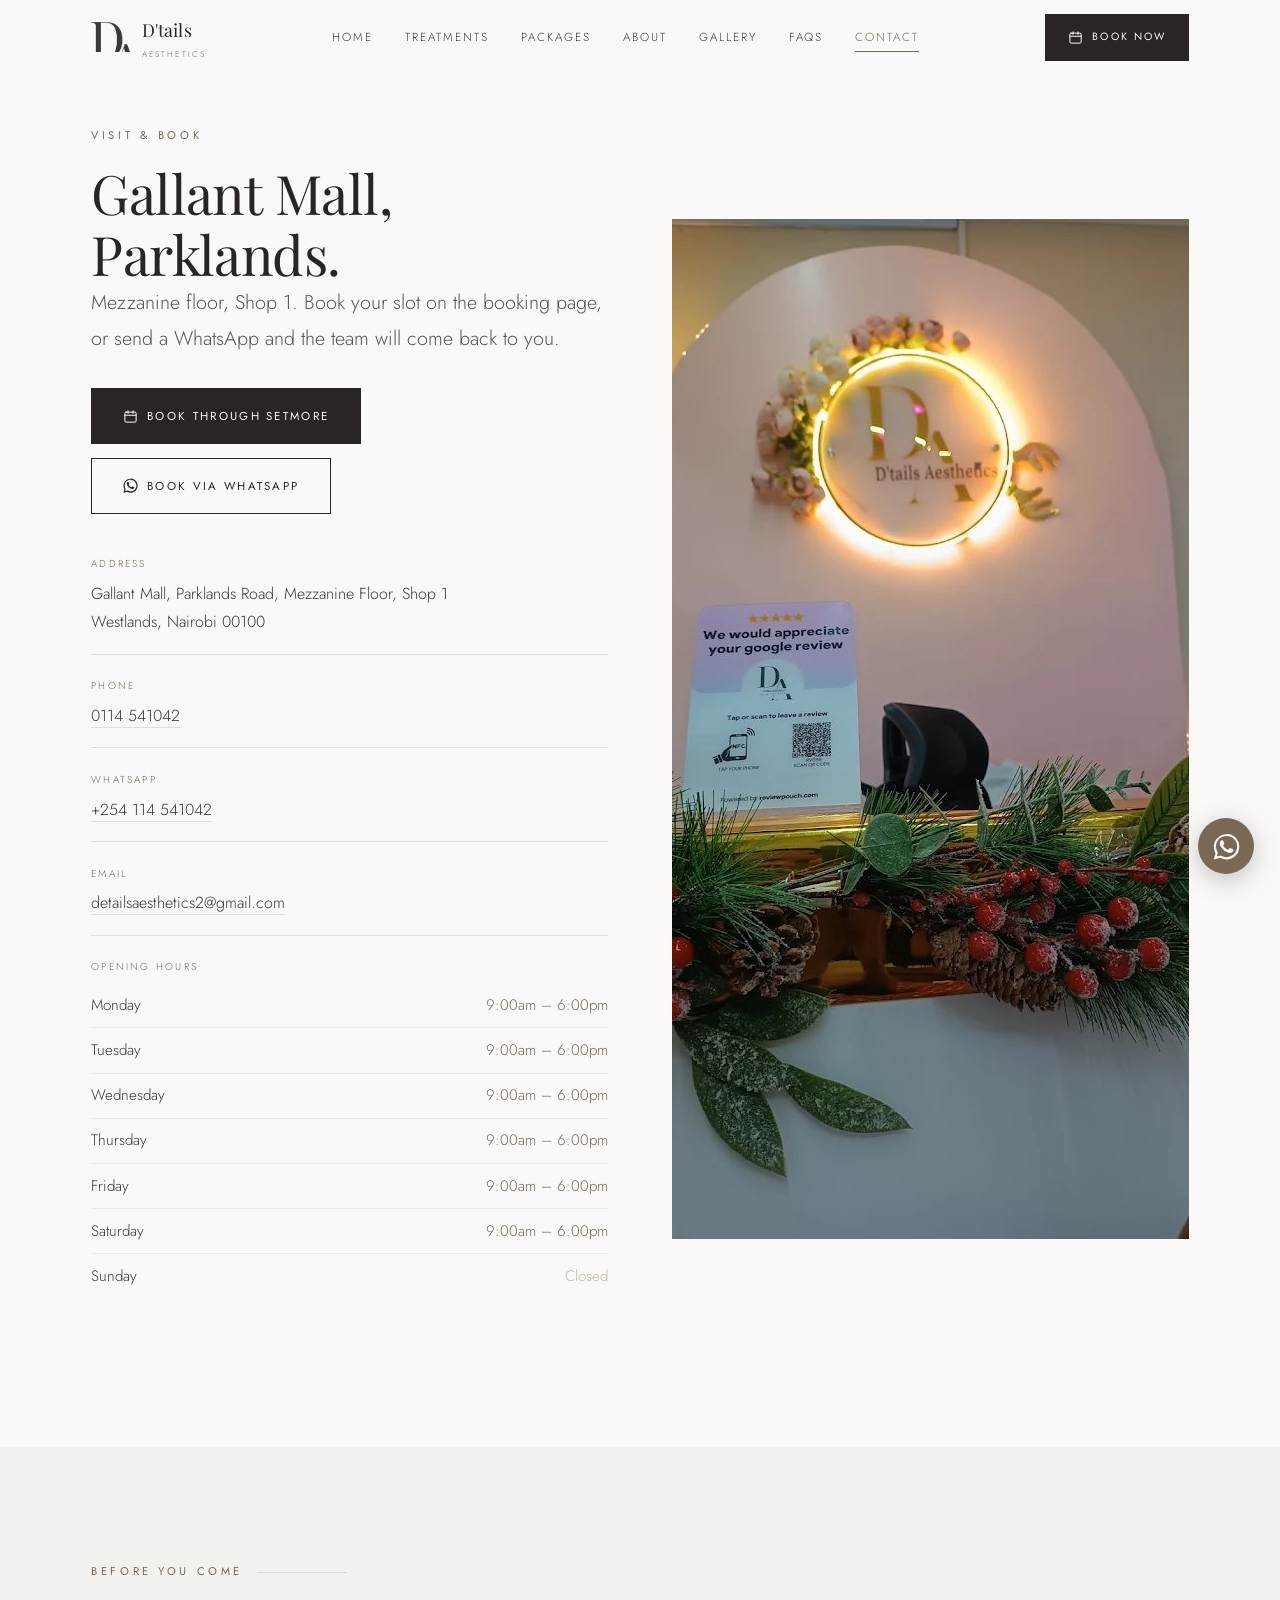
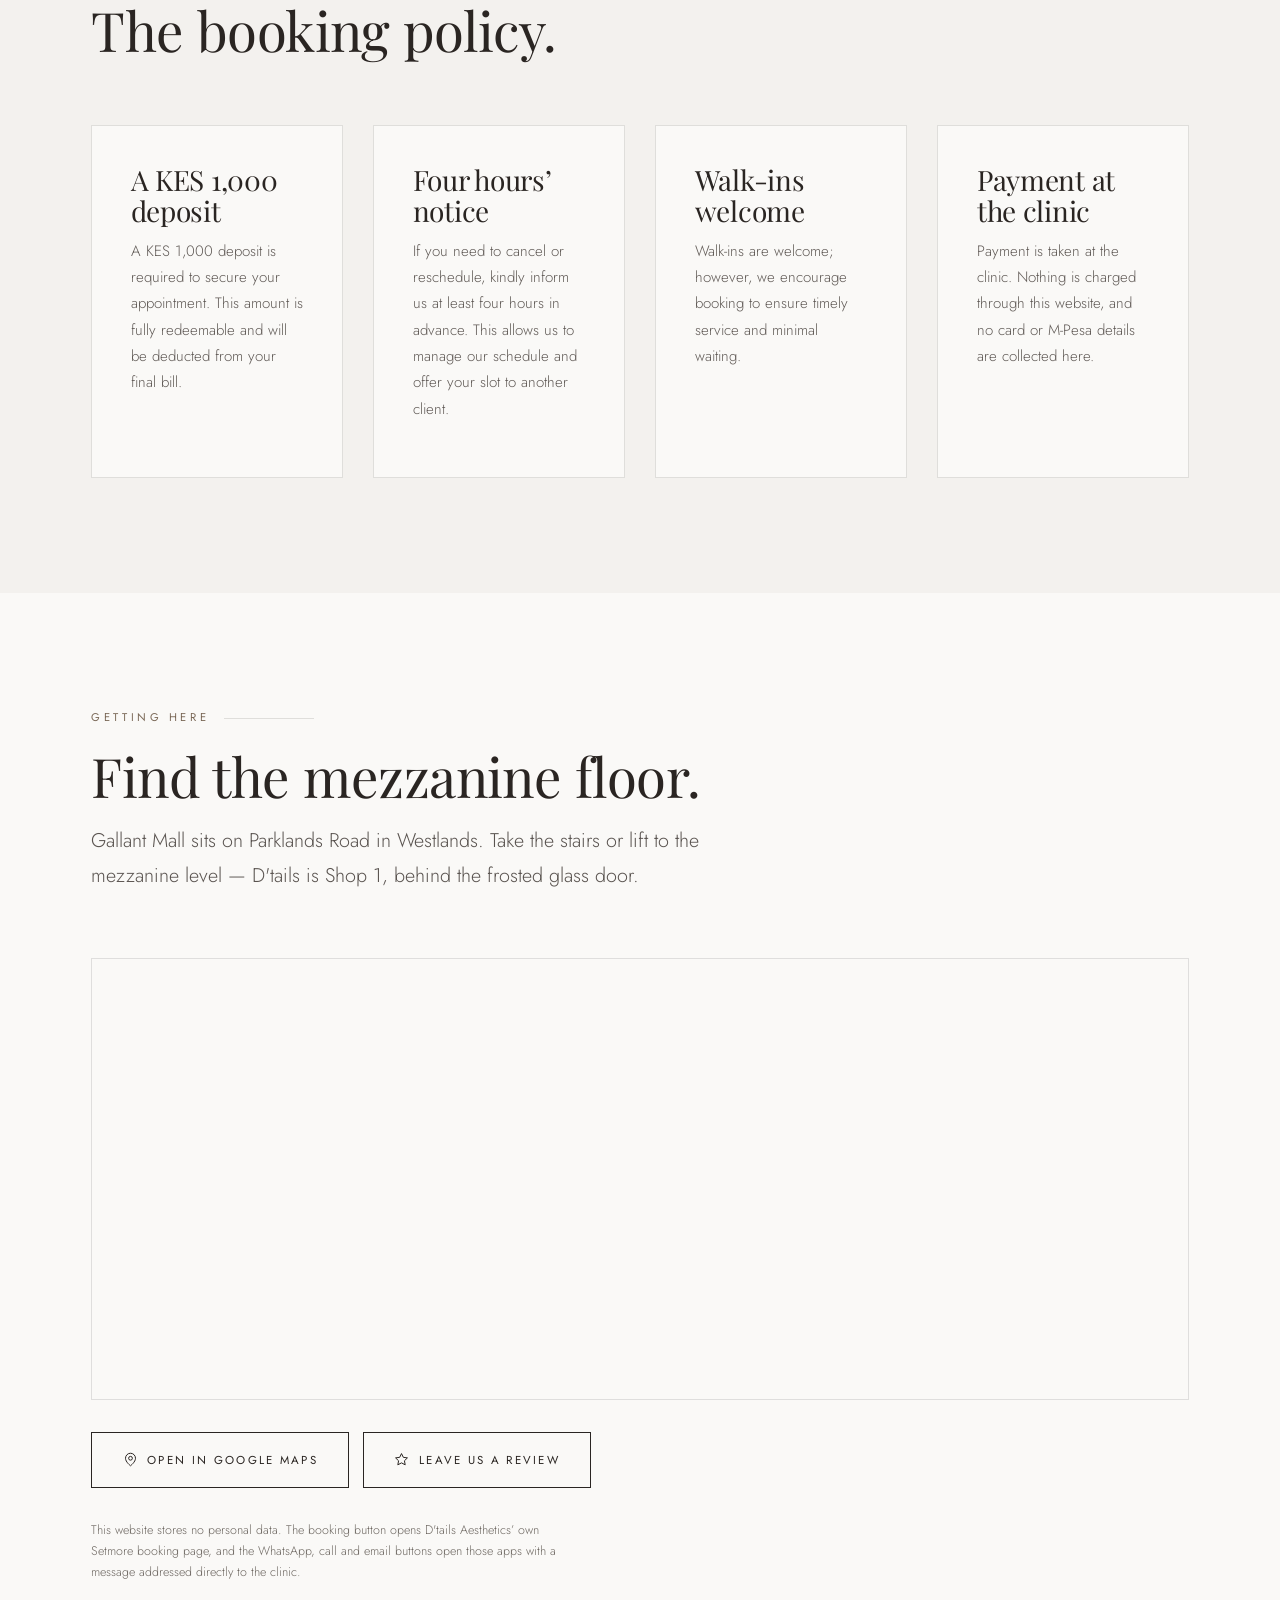
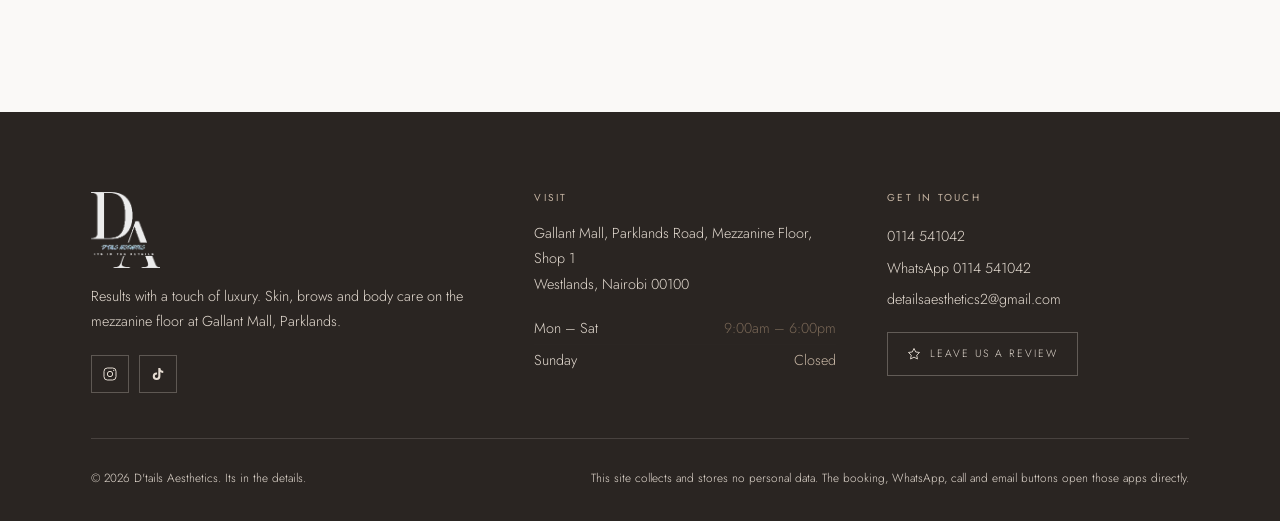
<file: contact.html>
<!DOCTYPE html>
<html lang="en">
<head>
<meta charset="utf-8">
<meta name="viewport" content="width=device-width,initial-scale=1">
<title>Contact & Directions | D'tails Aesthetics, Gallant Mall Parklands</title>
<meta name="description" content="Find D'tails Aesthetics at Gallant Mall, Parklands Road, mezzanine floor Shop 1. Open Mon–Sat 9am–6pm. Call 0114 541042, WhatsApp or book online.">
<link rel="canonical" href="https://ignatius-kimeu.github.io/storyfront-dtails-aesthetics/contact.html">
<meta property="og:type" content="website">
<meta property="og:site_name" content="D'tails Aesthetics">
<meta property="og:title" content="Contact & Directions | D'tails Aesthetics, Gallant Mall Parklands">
<meta property="og:description" content="Find D'tails Aesthetics at Gallant Mall, Parklands Road, mezzanine floor Shop 1. Open Mon–Sat 9am–6pm. Call 0114 541042, WhatsApp or book online.">
<meta property="og:url" content="https://ignatius-kimeu.github.io/storyfront-dtails-aesthetics/contact.html">
<meta property="og:image" content="https://ignatius-kimeu.github.io/storyfront-dtails-aesthetics/og-image.jpg">
<meta property="og:image:width" content="1200">
<meta property="og:image:height" content="630">
<meta name="twitter:card" content="summary_large_image">
<meta name="twitter:title" content="Contact & Directions | D'tails Aesthetics, Gallant Mall Parklands">
<meta name="twitter:description" content="Find D'tails Aesthetics at Gallant Mall, Parklands Road, mezzanine floor Shop 1. Open Mon–Sat 9am–6pm. Call 0114 541042, WhatsApp or book online.">
<meta name="twitter:image" content="https://ignatius-kimeu.github.io/storyfront-dtails-aesthetics/og-image.jpg">
<meta name="theme-color" content="#2A2522">
<script>document.documentElement.className+=" js"</script>
<link rel="icon" href="images/favicon.png" type="image/png">
<link rel="apple-touch-icon" href="images/favicon.png">
<link rel="preconnect" href="https://fonts.googleapis.com">
<link rel="preconnect" href="https://fonts.gstatic.com" crossorigin>
<link rel="stylesheet" href="https://fonts.googleapis.com/css2?family=Jost:wght@300;400;500&family=Playfair+Display:ital,wght@0,400;0,500;1,400&display=swap">
<link rel="stylesheet" href="assets/site.css">

</head>
<body>
<a class="skip" href="#main">Skip to content</a>
<div class="splash"><img src="images/logo.png" alt="" width="112" height="112"></div>
<header class="hdr">
  <div class="hdr__in">
    <a class="brand" href="index.html" aria-label="D'tails Aesthetics, home">
      <img src="images/monogram.png" alt="" width="39" height="30">
      <span><b>D'tails</b><i>Aesthetics</i></span>
    </a>
    <nav class="nav" id="nav">
      <a href="index.html">Home</a><a href="treatments.html">Treatments</a><a href="packages.html">Packages</a><a href="about.html">About</a><a href="gallery.html">Gallery</a><a href="faqs.html">FAQs</a><a href="contact.html" aria-current="page">Contact</a>
      <a class="btn" href="https://dtailsaesthetics.setmore.com/" target="_blank" rel="noopener"><svg viewBox="0 0 24 24" fill="none" stroke="currentColor" stroke-width="1.6" stroke-linecap="round"><rect x="3" y="5" width="18" height="16" rx="2"/><path d="M8 3v4M16 3v4M3 10h18"/></svg><span>Book now</span></a>
    </nav>
    <a class="btn hdr__cta" href="https://dtailsaesthetics.setmore.com/" target="_blank" rel="noopener"><svg viewBox="0 0 24 24" fill="none" stroke="currentColor" stroke-width="1.6" stroke-linecap="round"><rect x="3" y="5" width="18" height="16" rx="2"/><path d="M8 3v4M16 3v4M3 10h18"/></svg><span>Book now</span></a>
    <button class="burger" type="button" aria-label="Menu" aria-expanded="false" aria-controls="nav">
      <span></span><span></span><span></span>
    </button>
  </div>
</header>
<main id="main">

<section class="sect" style="padding-top:clamp(7.5rem,14vh,10rem)">
  <div class="wrap">
    <div class="split">
      <div class="split__txt">
        <p class="eyebrow rv">Visit &amp; book</p>
        <h1 class="rv" data-d="1">Gallant Mall, Parklands.</h1>
        <p class="lede rv" data-d="2">Mezzanine floor, Shop 1. Book your slot on the booking page, or send a
        WhatsApp and the team will come back to you.</p>
        <div class="rv" data-d="3"><div class="btn-row"><a class="btn" href="https://dtailsaesthetics.setmore.com/" target="_blank" rel="noopener"><svg viewBox="0 0 24 24" fill="none" stroke="currentColor" stroke-width="1.6" stroke-linecap="round"><rect x="3" y="5" width="18" height="16" rx="2"/><path d="M8 3v4M16 3v4M3 10h18"/></svg><span>Book through Setmore</span></a><a class="btn btn--ghost" href="https://wa.me/254114541042?text=Hi%20D%27tails%20Aesthetics%2C%20I%27d%20like%20to%20ask%20about%20an%20appointment." target="_blank" rel="noopener"><svg viewBox="0 0 24 24" fill="currentColor"><path d="M17.47 14.38c-.3-.15-1.76-.87-2.03-.97-.27-.1-.47-.15-.67.15-.2.3-.77.96-.94 1.16-.17.2-.35.22-.64.08-.3-.15-1.25-.46-2.39-1.47-.88-.79-1.48-1.76-1.65-2.06-.17-.3-.02-.46.13-.6.13-.13.3-.35.45-.52.15-.17.2-.3.3-.5.1-.2.05-.37-.02-.52-.08-.15-.67-1.61-.92-2.21-.24-.58-.49-.5-.67-.51h-.57c-.2 0-.52.07-.8.37-.27.3-1.04 1.02-1.04 2.48s1.07 2.88 1.22 3.08c.15.2 2.1 3.2 5.08 4.49.71.3 1.26.49 1.69.63.71.22 1.36.19 1.87.12.57-.09 1.76-.72 2-1.41.25-.7.25-1.29.18-1.42-.07-.13-.27-.2-.57-.35M12.04 21.5h-.01a9.4 9.4 0 0 1-4.79-1.31l-.34-.2-3.56.93.95-3.47-.22-.36a9.38 9.38 0 0 1-1.44-5.01c0-5.18 4.22-9.4 9.42-9.4a9.34 9.34 0 0 1 6.65 2.76 9.32 9.32 0 0 1 2.75 6.65c0 5.18-4.22 9.4-9.41 9.4m8-17.39A11.29 11.29 0 0 0 12.04 1C5.8 1 .73 6.07.73 12.3c0 1.99.52 3.94 1.51 5.65L.64 23.6l5.78-1.52a11.28 11.28 0 0 0 5.62 1.43h.01c6.23 0 11.3-5.07 11.3-11.3 0-3.02-1.17-5.86-3.31-7.99"/></svg><span>Book via WhatsApp</span></a></div></div>
        <dl class="info rv" data-d="4" style="margin-top:2.6rem">
          <div><dt>Address</dt><dd>Gallant Mall, Parklands Road, Mezzanine Floor, Shop 1<br>Westlands, Nairobi 00100</dd></div>
          <div><dt>Phone</dt><dd><a href="tel:+254114541042">0114 541042</a></dd></div>
          <div><dt>WhatsApp</dt><dd><a href="https://wa.me/254114541042?text=Hi%20D%27tails%20Aesthetics%2C%20I%27d%20like%20to%20ask%20about%20an%20appointment." target="_blank" rel="noopener">+254 114 541042</a></dd></div>
          <div><dt>Email</dt><dd><a href="mailto:detailsaesthetics2@gmail.com">detailsaesthetics2@gmail.com</a></dd></div>
          <div style="border:0"><dt>Opening hours</dt><dd>
            <ul class="hours">
              <li><span>Monday</span><span>9:00am &ndash; 6:00pm</span></li>
              <li><span>Tuesday</span><span>9:00am &ndash; 6:00pm</span></li>
              <li><span>Wednesday</span><span>9:00am &ndash; 6:00pm</span></li>
              <li><span>Thursday</span><span>9:00am &ndash; 6:00pm</span></li>
              <li><span>Friday</span><span>9:00am &ndash; 6:00pm</span></li>
              <li><span>Saturday</span><span>9:00am &ndash; 6:00pm</span></li>
              <li class="shut"><span>Sunday</span><span>Closed</span></li>
            </ul></dd></div>
        </dl>
      </div>
      <figure class="rv" data-d="2" style="margin:0">
        <img src="images/reception-sign.jpg" alt="The illuminated D'tails Aesthetics sign above the reception desk" width="765" height="1020">
      </figure>
    </div>
  </div>
</section>

<section class="sect paper">
  <div class="wrap">
    <div class="shead rv"><p class="eyebrow">Before you come</p><h2>The booking policy.</h2></div>
    <div class="grid g4">
      <div class="card rv"><h3>A KES 1,000 deposit</h3>
        <p>A KES 1,000 deposit is required to secure your appointment. This amount is fully redeemable and
        will be deducted from your final bill.</p></div>
      <div class="card rv" data-d="1"><h3>Four hours&rsquo; notice</h3>
        <p>If you need to cancel or reschedule, kindly inform us at least four hours in advance. This allows
        us to manage our schedule and offer your slot to another client.</p></div>
      <div class="card rv" data-d="2"><h3>Walk-ins welcome</h3>
        <p>Walk-ins are welcome; however, we encourage booking to ensure timely service and minimal waiting.</p></div>
      <div class="card rv" data-d="3"><h3>Payment at the clinic</h3>
        <p>Payment is taken at the clinic. Nothing is charged through this website, and no card or M-Pesa
        details are collected here.</p></div>
    </div>
  </div>
</section>

<section class="sect">
  <div class="wrap">
    <div class="shead rv"><p class="eyebrow">Getting here</p><h2>Find the mezzanine floor.</h2>
    <p class="lede">Gallant Mall sits on Parklands Road in Westlands. Take the stairs or lift to the
    mezzanine level &mdash; D'tails is Shop 1, behind the frosted glass door.</p></div>
    <div class="map rv">
      <iframe src="https://www.google.com/maps?q=D'tails+Aesthetics+Gallant+Mall+Parklands+Road+Nairobi&output=embed"
        title="Map showing D'tails Aesthetics at Gallant Mall, Parklands Road, Nairobi"
        loading="lazy" referrerpolicy="no-referrer-when-downgrade" allowfullscreen></iframe>
    </div>
    <div class="btn-row rv">
      <a class="btn btn--ghost" href="https://www.google.com/maps/search/?api=1&query=D'tails+Aesthetics+Gallant+Mall+Parklands+Road+Nairobi" target="_blank" rel="noopener"><svg viewBox="0 0 24 24" fill="none" stroke="currentColor" stroke-width="1.6"><path d="M20 10c0 6-8 12-8 12s-8-6-8-12a8 8 0 0 1 16 0z"/><circle cx="12" cy="10" r="3"/></svg><span>Open in Google Maps</span></a>
      <a class="btn btn--ghost" href="https://www.google.com/search?q=Details+Aesthetics+Kenya+Gallant+Mall+Parklands" target="_blank" rel="noopener"><svg viewBox="0 0 24 24" fill="none" stroke="currentColor" stroke-width="1.6" stroke-linejoin="round"><path d="m12 2.5 2.9 6 6.6.9-4.8 4.6 1.2 6.5-5.9-3.1-5.9 3.1 1.2-6.5L2.5 9.4l6.6-.9z"/></svg><span>Leave us a review</span></a>
    </div>
    <p class="note rv" style="margin-top:2rem">This website stores no personal data. The booking button opens
    D'tails Aesthetics&rsquo; own Setmore booking page, and the WhatsApp, call and email buttons open those apps
    with a message addressed directly to the clinic.</p>
  </div>
</section>

</main>
<footer class="ftr">
  <div class="wrap">
    <div class="ftr__top">
      <div>
        <img class="mark" src="images/logo.png" alt="D'tails Aesthetics" width="76" height="76">
        <p>Results with a touch of luxury. Skin, brows and body care on the mezzanine floor at Gallant Mall, Parklands.</p>
        <div class="social">
          <a href="https://www.instagram.com/details_aesthetics_kenya" target="_blank" rel="noopener" aria-label="D'tails Aesthetics on Instagram"><svg viewBox="0 0 24 24" fill="none" stroke="currentColor" stroke-width="1.5"><rect x="3" y="3" width="18" height="18" rx="5"/><circle cx="12" cy="12" r="4"/><circle cx="17.5" cy="6.5" r="1" fill="currentColor" stroke="none"/></svg></a>
          <a href="https://www.tiktok.com/@details_aesthetics_kenya" target="_blank" rel="noopener" aria-label="D'tails Aesthetics on TikTok"><svg viewBox="0 0 24 24" fill="currentColor"><path d="M16.6 5.82A4.28 4.28 0 0 1 15.54 3h-3.09v12.4a2.59 2.59 0 0 1-2.59 2.5 2.59 2.59 0 0 1 0-5.18c.27 0 .52.04.76.12v-3.2a5.84 5.84 0 0 0-.76-.05 5.72 5.72 0 1 0 5.72 5.72V9.01a7.35 7.35 0 0 0 4.29 1.38V7.3a4.29 4.29 0 0 1-3.27-1.48z"/></svg></a>
        </div>
      </div>
      <div>
        <h4>Visit</h4>
        <p>Gallant Mall, Parklands Road, Mezzanine Floor, Shop 1<br>Westlands, Nairobi 00100</p>
        <ul class="hours" style="margin-top:.9rem">
          <li><span>Mon &ndash; Sat</span><span>9:00am &ndash; 6:00pm</span></li>
          <li class="shut"><span>Sunday</span><span>Closed</span></li>
        </ul>
      </div>
      <div>
        <h4>Get in touch</h4>
        <ul>
          <li><a href="tel:+254114541042">0114 541042</a></li>
          <li><a href="https://wa.me/254114541042?text=Hi%20D%27tails%20Aesthetics%2C%20I%27d%20like%20to%20ask%20about%20an%20appointment." target="_blank" rel="noopener">WhatsApp 0114 541042</a></li>
          <li><a href="mailto:detailsaesthetics2@gmail.com">detailsaesthetics2@gmail.com</a></li>
        </ul>
        <a class="review-btn" href="https://www.google.com/search?q=Details+Aesthetics+Kenya+Gallant+Mall+Parklands" target="_blank" rel="noopener"><svg viewBox="0 0 24 24" fill="none" stroke="currentColor" stroke-width="1.6" stroke-linejoin="round"><path d="m12 2.5 2.9 6 6.6.9-4.8 4.6 1.2 6.5-5.9-3.1-5.9 3.1 1.2-6.5L2.5 9.4l6.6-.9z"/></svg>Leave us a review</a>
      </div>
    </div>
    <div class="ftr__btm">
      <p>&copy; 2026 D'tails Aesthetics. Its in the details.</p>
      <p>This site collects and stores no personal data. The booking, WhatsApp, call and email buttons open those apps directly.</p>
    </div>
  </div>
</footer>
<a class="float" href="https://wa.me/254114541042?text=Hi%20D%27tails%20Aesthetics%2C%20I%27d%20like%20to%20ask%20about%20an%20appointment." target="_blank" rel="noopener" aria-label="Message D'tails Aesthetics on WhatsApp"><svg viewBox="0 0 24 24" fill="currentColor"><path d="M17.47 14.38c-.3-.15-1.76-.87-2.03-.97-.27-.1-.47-.15-.67.15-.2.3-.77.96-.94 1.16-.17.2-.35.22-.64.08-.3-.15-1.25-.46-2.39-1.47-.88-.79-1.48-1.76-1.65-2.06-.17-.3-.02-.46.13-.6.13-.13.3-.35.45-.52.15-.17.2-.3.3-.5.1-.2.05-.37-.02-.52-.08-.15-.67-1.61-.92-2.21-.24-.58-.49-.5-.67-.51h-.57c-.2 0-.52.07-.8.37-.27.3-1.04 1.02-1.04 2.48s1.07 2.88 1.22 3.08c.15.2 2.1 3.2 5.08 4.49.71.3 1.26.49 1.69.63.71.22 1.36.19 1.87.12.57-.09 1.76-.72 2-1.41.25-.7.25-1.29.18-1.42-.07-.13-.27-.2-.57-.35M12.04 21.5h-.01a9.4 9.4 0 0 1-4.79-1.31l-.34-.2-3.56.93.95-3.47-.22-.36a9.38 9.38 0 0 1-1.44-5.01c0-5.18 4.22-9.4 9.42-9.4a9.34 9.34 0 0 1 6.65 2.76 9.32 9.32 0 0 1 2.75 6.65c0 5.18-4.22 9.4-9.41 9.4m8-17.39A11.29 11.29 0 0 0 12.04 1C5.8 1 .73 6.07.73 12.3c0 1.99.52 3.94 1.51 5.65L.64 23.6l5.78-1.52a11.28 11.28 0 0 0 5.62 1.43h.01c6.23 0 11.3-5.07 11.3-11.3 0-3.02-1.17-5.86-3.31-7.99"/></svg></a>
<script src="assets/site.js" defer></script>
</body>
</html>
</file>
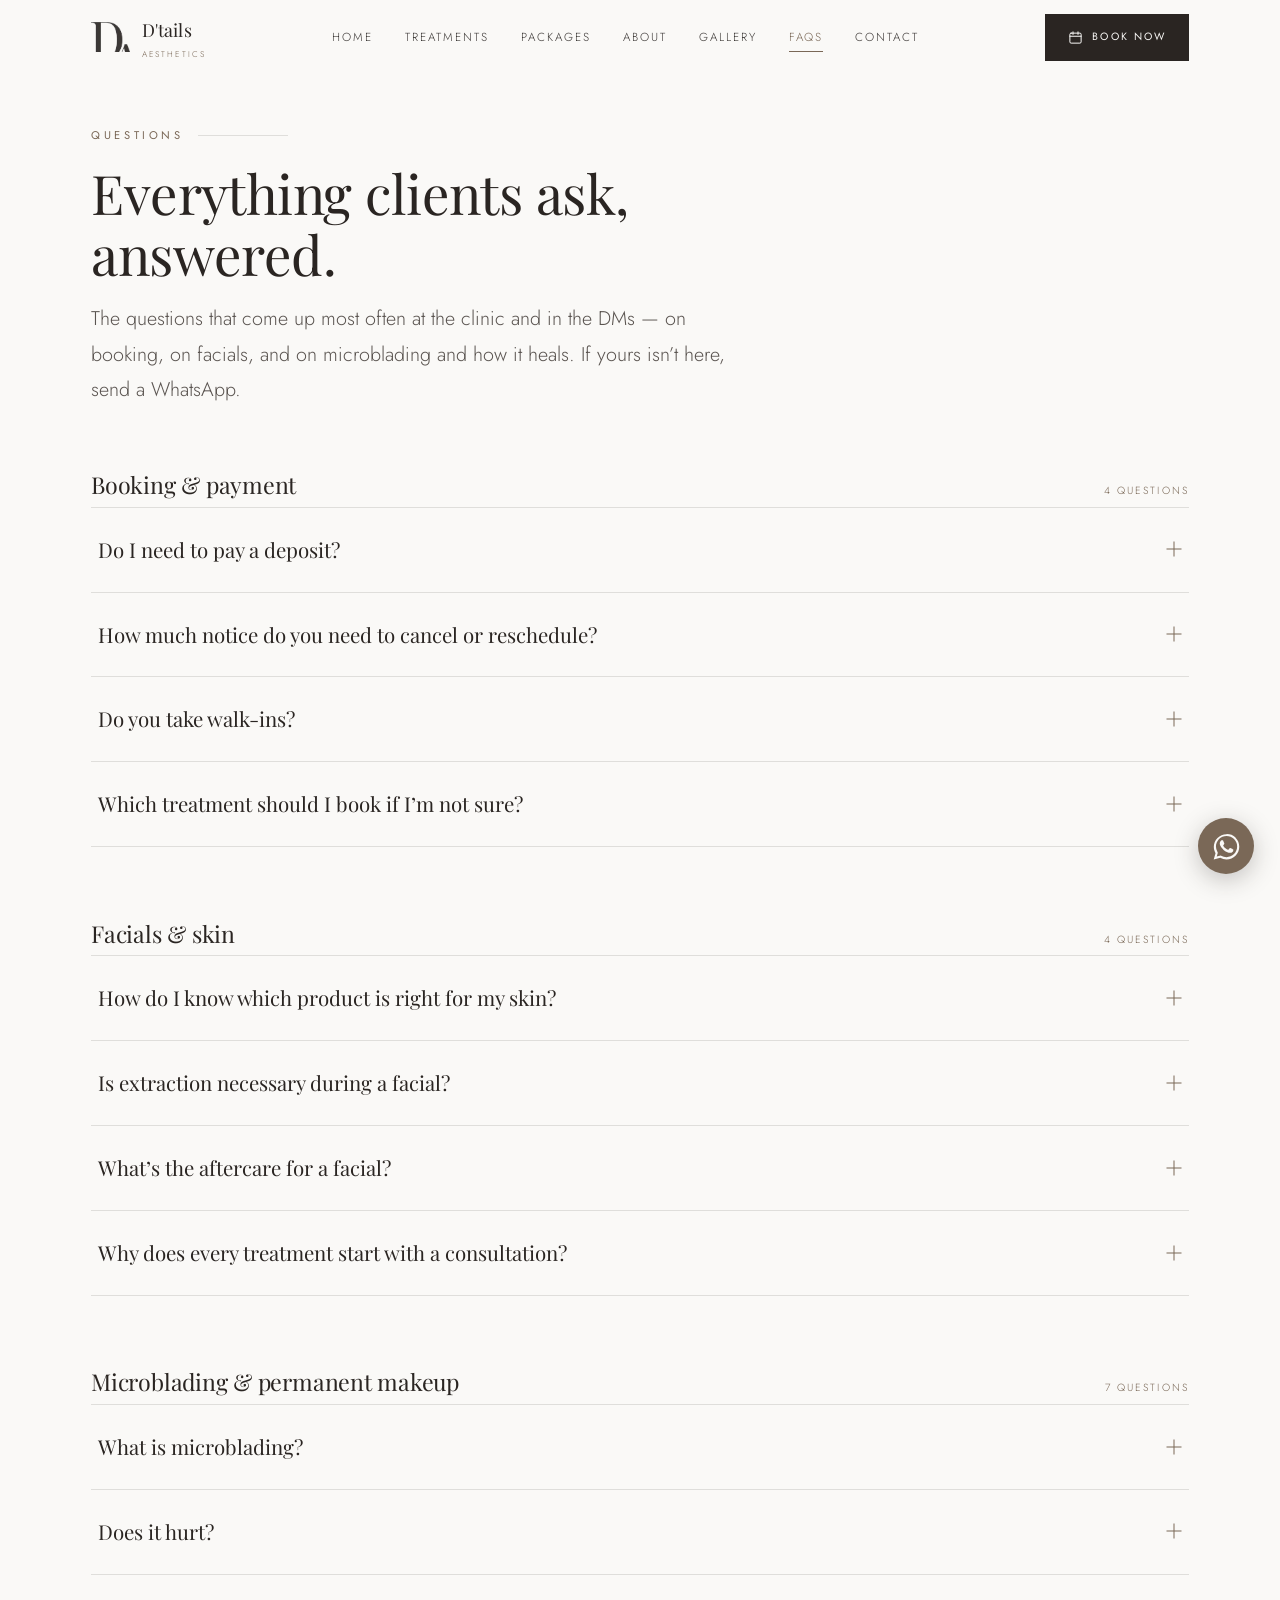
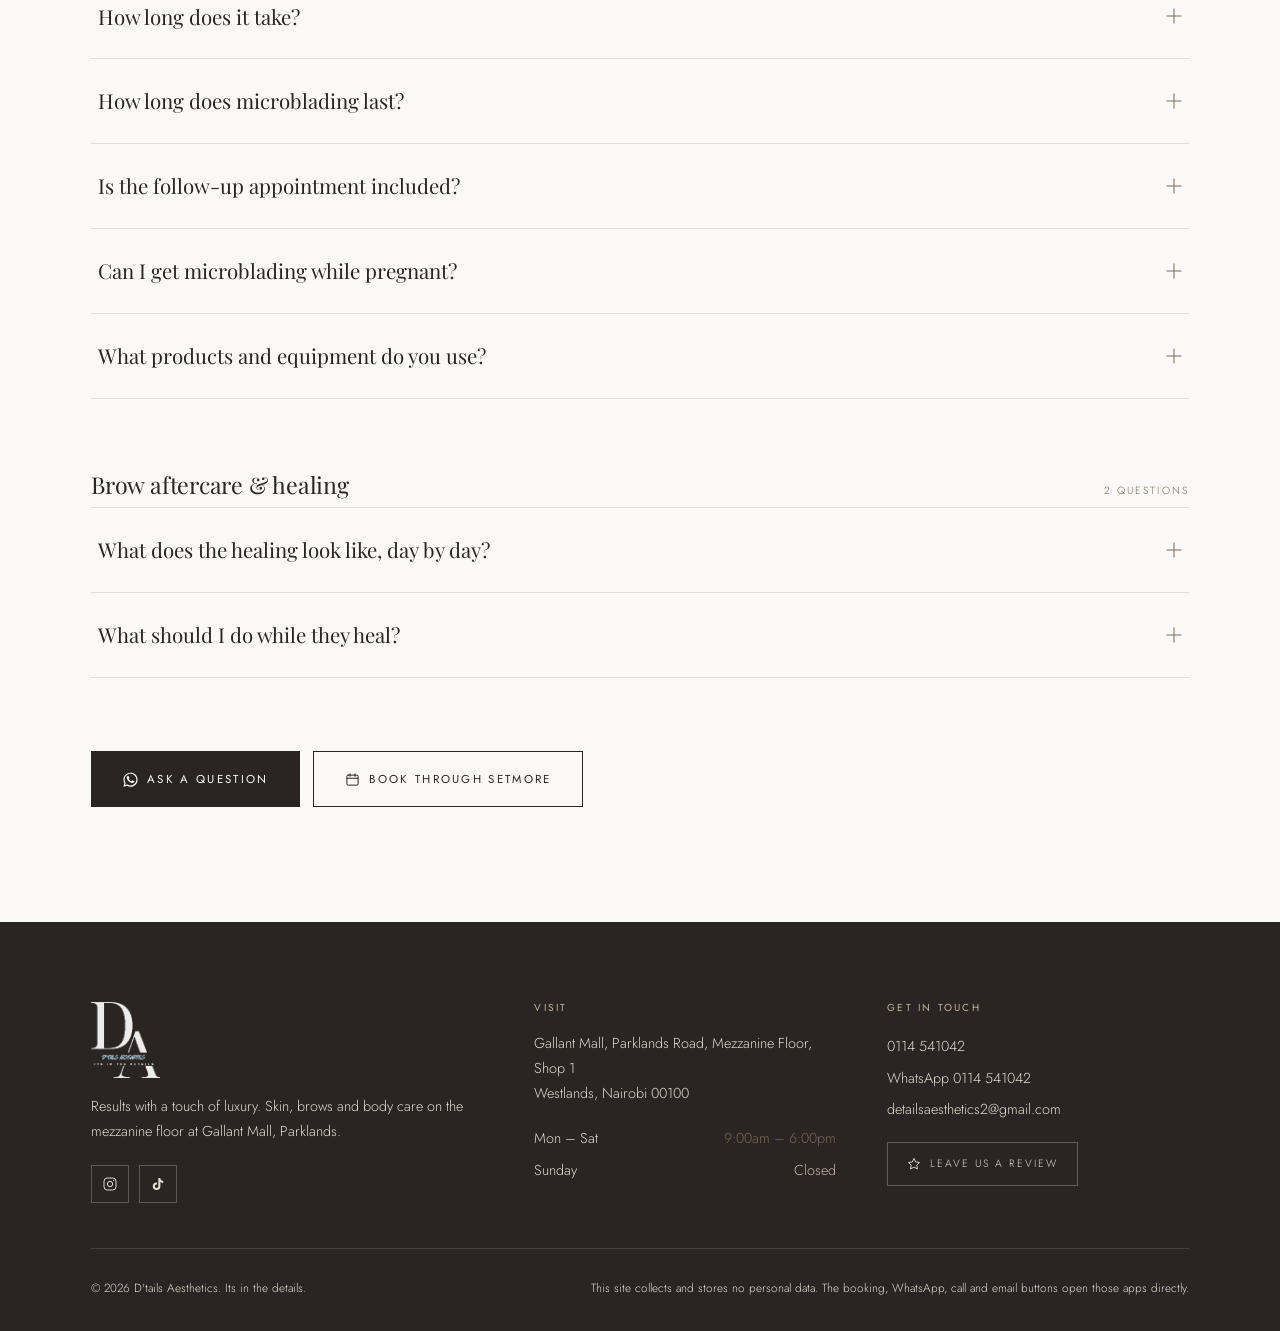
<file: faqs.html>
<!DOCTYPE html>
<html lang="en">
<head>
<meta charset="utf-8">
<meta name="viewport" content="width=device-width,initial-scale=1">
<title>FAQs | D'tails Aesthetics, Parklands Nairobi</title>
<meta name="description" content="Answers on booking and deposits, facial aftercare, and microblading — what it is, whether it hurts, how long it lasts and how the brows heal day by day.">
<link rel="canonical" href="https://ignatius-kimeu.github.io/storyfront-dtails-aesthetics/faqs.html">
<meta property="og:type" content="website">
<meta property="og:site_name" content="D'tails Aesthetics">
<meta property="og:title" content="FAQs | D'tails Aesthetics, Parklands Nairobi">
<meta property="og:description" content="Answers on booking and deposits, facial aftercare, and microblading — what it is, whether it hurts, how long it lasts and how the brows heal day by day.">
<meta property="og:url" content="https://ignatius-kimeu.github.io/storyfront-dtails-aesthetics/faqs.html">
<meta property="og:image" content="https://ignatius-kimeu.github.io/storyfront-dtails-aesthetics/og-image.jpg">
<meta property="og:image:width" content="1200">
<meta property="og:image:height" content="630">
<meta name="twitter:card" content="summary_large_image">
<meta name="twitter:title" content="FAQs | D'tails Aesthetics, Parklands Nairobi">
<meta name="twitter:description" content="Answers on booking and deposits, facial aftercare, and microblading — what it is, whether it hurts, how long it lasts and how the brows heal day by day.">
<meta name="twitter:image" content="https://ignatius-kimeu.github.io/storyfront-dtails-aesthetics/og-image.jpg">
<meta name="theme-color" content="#2A2522">
<script>document.documentElement.className+=" js"</script>
<link rel="icon" href="images/favicon.png" type="image/png">
<link rel="apple-touch-icon" href="images/favicon.png">
<link rel="preconnect" href="https://fonts.googleapis.com">
<link rel="preconnect" href="https://fonts.gstatic.com" crossorigin>
<link rel="stylesheet" href="https://fonts.googleapis.com/css2?family=Jost:wght@300;400;500&family=Playfair+Display:ital,wght@0,400;0,500;1,400&display=swap">
<link rel="stylesheet" href="assets/site.css">
<script type="application/ld+json">{"@context": "https://schema.org", "@type": "FAQPage", "mainEntity": [{"@type": "Question", "name": "Do I need to pay a deposit?", "acceptedAnswer": {"@type": "Answer", "text": "Yes. A KES 1,000 deposit secures your appointment. It is fully redeemable and is deducted from your final bill, so it is not an extra charge — it simply holds the slot."}}, {"@type": "Question", "name": "How much notice do you need to cancel or reschedule?", "acceptedAnswer": {"@type": "Answer", "text": "At least four hours. That lets the team manage the schedule and offer your slot to another client."}}, {"@type": "Question", "name": "Do you take walk-ins?", "acceptedAnswer": {"@type": "Answer", "text": "Walk-ins are welcome. Booking ahead is encouraged though, so you are seen on time and with minimal waiting."}}, {"@type": "Question", "name": "Which treatment should I book if I’m not sure?", "acceptedAnswer": {"@type": "Answer", "text": "Book a skin analysis. It is KES 1,500 and 30 minutes, and it is free inside every package. The therapist assesses your skin’s hydration, texture and condition, then recommends the treatments and products that suit it. Guessing is the expensive route."}}, {"@type": "Question", "name": "How do I know which product is right for my skin?", "acceptedAnswer": {"@type": "Answer", "text": "Start by understanding your skin concerns. Get a consultation and a skin analysis done by a therapist. That will help you understand your skin better, and from it you get a recommendation of the products that best fit your skin."}}, {"@type": "Question", "name": "Is extraction necessary during a facial?", "acceptedAnswer": {"@type": "Answer", "text": "Extraction removes build-up such as blackheads, whiteheads and excess oil trapped deep in your pores. At D'tails we do this gently and professionally, to clear congestion, prevent breakouts and let your skin breathe again. Think of it as a detox for your face."}}, {"@type": "Question", "name": "What’s the aftercare for a facial?", "acceptedAnswer": {"@type": "Answer", "text": "Avoid direct sun for 24 hours, and always wear sunscreen Do not touch the treated area for 24 hours Use gentle moisturisers to keep the skin hydrated Do not use retinol or other harsh treatments for 72 hours Do not apply makeup for 24 hours Book your next appointment Above all: follow your therapist’s advice."}}, {"@type": "Question", "name": "Why does every treatment start with a consultation?", "acceptedAnswer": {"@type": "Answer", "text": "Because D'tails offers several different facial treatments, and the right one depends on what your skin is actually doing. The consultation and analysis let the therapist understand your skin and the products you are already using, before anything is chosen."}}, {"@type": "Question", "name": "What is microblading?", "acceptedAnswer": {"@type": "Answer", "text": "Microblading is a semi-permanent brow tattoo performed with a small handheld tool, using a feather-stroke technique to produce the appearance of fuller eyebrows or to enhance the natural features of the face. It is a softer, more subtle cosmetic tattoo than some of the older methods. Body tattoos use ink, while cosmetic tattoo procedures involve pigments. These pigments are designed to gently fade over time. Fading is desired, as it allows the artist to make changes to colour and shape over the years as the client’s natural colouring and facial features change."}}, {"@type": "Question", "name": "Does it hurt?", "acceptedAnswer": {"@type": "Answer", "text": "We do all that we can to ensure the process is as comfortable as possible. Before the microblading begins a topical anaesthetic is applied to the area to minimise discomfort, followed by a liquid anaesthetic during the procedure. Some clients may feel a slight discomfort, but it is relatively pain free for most. Please note that if you are a frequent smoker, or have your appointment during your menstrual cycle, the pain level could be intensified."}}, {"@type": "Question", "name": "How long does it take?", "acceptedAnswer": {"@type": "Answer", "text": "1.5 to 2 hours, which includes the consultation, shaping, colour match and the microblading itself."}}, {"@type": "Question", "name": "How long does microblading last?", "acceptedAnswer": {"@type": "Answer", "text": "The treatment is semi-permanent and will fade over time. Touch-ups are recommended every 1–2 years to maintain shape, colour and detail. How often depends on a number of factors: Skin type — oily skin fades faster Pigment colour used — lighter colours fade faster Sun exposure — over time this causes fading and discolouration of the pigment Use of daily anti-ageing products — for example tretinoin (Retin-A) and alpha hydroxy. These increase your cell turnover rate and will shorten the life of your cosmetic tattoo"}}, {"@type": "Question", "name": "Is the follow-up appointment included?", "acceptedAnswer": {"@type": "Answer", "text": "Yes. In order to ensure that the brows heal perfectly, a minimum of two treatments are usually needed, 6–10 weeks apart on average. This first touch-up is included, as it gives us the ability to correct any areas that possibly faded, or allows the client to make suggestions if they want adjustments to the shape or colour. A touch-up taken more than eight weeks after the first appointment is charged at KES 8,000."}}, {"@type": "Question", "name": "Can I get microblading while pregnant?", "acceptedAnswer": {"@type": "Answer", "text": "No. As a precaution to avoid any complications, we do not perform cosmetic tattooing on pregnant women."}}, {"@type": "Question", "name": "What products and equipment do you use?", "acceptedAnswer": {"@type": "Answer", "text": "To ensure the highest quality of safety, all of our tools are one-time use only. All blades, hand tools, wipes and any other product used during the procedure are disposed of as biohazardous waste after each appointment, giving each client peace of mind."}}, {"@type": "Question", "name": "What does the healing look like, day by day?", "acceptedAnswer": {"@type": "Answer", "text": "Day 1 — Eyebrows are approximately 20–25% darker than the expected healed result. All clients will have moderate swelling and redness after the procedure. Days 2–4 — Swelling and redness subside. Micro-strokes appear darker, because a scab forms over the microbladed areas. Days 5–7 — Shedding begins. Days 7–10 — Shedding should be complete. Strokes will appear light, which is normal. Weeks 2–6 — Strokes begin to darken by the day. True colour surfaces by the sixth week."}}, {"@type": "Question", "name": "What should I do while they heal?", "acceptedAnswer": {"@type": "Answer", "text": "Let the scabs fall off naturally — if you touch them you risk ruining the microblading. Keep the area clean and gentle, and contact your artist if you notice anything unusual such as heavy scabbing or irritation. Your therapist will give you the full routine and any ointment advice at your appointment."}}]}</script>
</head>
<body>
<a class="skip" href="#main">Skip to content</a>
<div class="splash"><img src="images/logo.png" alt="" width="112" height="112"></div>
<header class="hdr">
  <div class="hdr__in">
    <a class="brand" href="index.html" aria-label="D'tails Aesthetics, home">
      <img src="images/monogram.png" alt="" width="39" height="30">
      <span><b>D'tails</b><i>Aesthetics</i></span>
    </a>
    <nav class="nav" id="nav">
      <a href="index.html">Home</a><a href="treatments.html">Treatments</a><a href="packages.html">Packages</a><a href="about.html">About</a><a href="gallery.html">Gallery</a><a href="faqs.html" aria-current="page">FAQs</a><a href="contact.html">Contact</a>
      <a class="btn" href="https://dtailsaesthetics.setmore.com/" target="_blank" rel="noopener"><svg viewBox="0 0 24 24" fill="none" stroke="currentColor" stroke-width="1.6" stroke-linecap="round"><rect x="3" y="5" width="18" height="16" rx="2"/><path d="M8 3v4M16 3v4M3 10h18"/></svg><span>Book now</span></a>
    </nav>
    <a class="btn hdr__cta" href="https://dtailsaesthetics.setmore.com/" target="_blank" rel="noopener"><svg viewBox="0 0 24 24" fill="none" stroke="currentColor" stroke-width="1.6" stroke-linecap="round"><rect x="3" y="5" width="18" height="16" rx="2"/><path d="M8 3v4M16 3v4M3 10h18"/></svg><span>Book now</span></a>
    <button class="burger" type="button" aria-label="Menu" aria-expanded="false" aria-controls="nav">
      <span></span><span></span><span></span>
    </button>
  </div>
</header>
<main id="main">

<section class="sect" style="padding-top:clamp(7.5rem,14vh,10rem)">
  <div class="wrap">
    <div class="shead rv">
      <p class="eyebrow">Questions</p>
      <h1>Everything clients ask, answered.</h1>
      <p class="lede">The questions that come up most often at the clinic and in the DMs &mdash; on booking,
      on facials, and on microblading and how it heals. If yours isn&rsquo;t here, send a WhatsApp.</p>
    </div>
    <div class="cat rv"><div class="cat__hd"><h3>Booking &amp; payment</h3><span>4 questions</span></div><div class="faq"><details><summary>Do I need to pay a deposit?<i aria-hidden="true"></i></summary><div class="faq__body"><p>Yes. A KES 1,000 deposit secures your appointment. It is fully redeemable and is deducted from your final bill, so it is not an extra charge — it simply holds the slot.</p></div></details><details><summary>How much notice do you need to cancel or reschedule?<i aria-hidden="true"></i></summary><div class="faq__body"><p>At least four hours. That lets the team manage the schedule and offer your slot to another client.</p></div></details><details><summary>Do you take walk-ins?<i aria-hidden="true"></i></summary><div class="faq__body"><p>Walk-ins are welcome. Booking ahead is encouraged though, so you are seen on time and with minimal waiting.</p></div></details><details><summary>Which treatment should I book if I&rsquo;m not sure?<i aria-hidden="true"></i></summary><div class="faq__body"><p>Book a skin analysis. It is KES 1,500 and 30 minutes, and it is free inside every package. The therapist assesses your skin&rsquo;s hydration, texture and condition, then recommends the treatments and products that suit it. Guessing is the expensive route.</p></div></details></div></div><div class="cat rv"><div class="cat__hd"><h3>Facials &amp; skin</h3><span>4 questions</span></div><div class="faq"><details><summary>How do I know which product is right for my skin?<i aria-hidden="true"></i></summary><div class="faq__body"><p>Start by understanding your skin concerns. Get a consultation and a skin analysis done by a therapist. That will help you understand your skin better, and from it you get a recommendation of the products that best fit your skin.</p></div></details><details><summary>Is extraction necessary during a facial?<i aria-hidden="true"></i></summary><div class="faq__body"><p>Extraction removes build-up such as blackheads, whiteheads and excess oil trapped deep in your pores. At D'tails we do this gently and professionally, to clear congestion, prevent breakouts and let your skin breathe again. Think of it as a detox for your face.</p></div></details><details><summary>What&rsquo;s the aftercare for a facial?<i aria-hidden="true"></i></summary><div class="faq__body"><ul><li>Avoid direct sun for 24 hours, and always wear sunscreen</li><li>Do not touch the treated area for 24 hours</li><li>Use gentle moisturisers to keep the skin hydrated</li><li>Do not use retinol or other harsh treatments for 72 hours</li><li>Do not apply makeup for 24 hours</li><li>Book your next appointment</li></ul><p>Above all: follow your therapist&rsquo;s advice.</p></div></details><details><summary>Why does every treatment start with a consultation?<i aria-hidden="true"></i></summary><div class="faq__body"><p>Because D'tails offers several different facial treatments, and the right one depends on what your skin is actually doing. The consultation and analysis let the therapist understand your skin and the products you are already using, before anything is chosen.</p></div></details></div></div><div class="cat rv"><div class="cat__hd"><h3>Microblading &amp; permanent makeup</h3><span>7 questions</span></div><div class="faq"><details><summary>What is microblading?<i aria-hidden="true"></i></summary><div class="faq__body"><p>Microblading is a semi-permanent brow tattoo performed with a small handheld tool, using a feather-stroke technique to produce the appearance of fuller eyebrows or to enhance the natural features of the face. It is a softer, more subtle cosmetic tattoo than some of the older methods.</p><p>Body tattoos use ink, while cosmetic tattoo procedures involve pigments. These pigments are designed to gently fade over time. Fading is desired, as it allows the artist to make changes to colour and shape over the years as the client&rsquo;s natural colouring and facial features change.</p></div></details><details><summary>Does it hurt?<i aria-hidden="true"></i></summary><div class="faq__body"><p>We do all that we can to ensure the process is as comfortable as possible. Before the microblading begins a topical anaesthetic is applied to the area to minimise discomfort, followed by a liquid anaesthetic during the procedure. Some clients may feel a slight discomfort, but it is relatively pain free for most.</p><p>Please note that if you are a frequent smoker, or have your appointment during your menstrual cycle, the pain level could be intensified.</p></div></details><details><summary>How long does it take?<i aria-hidden="true"></i></summary><div class="faq__body"><p>1.5 to 2 hours, which includes the consultation, shaping, colour match and the microblading itself.</p></div></details><details><summary>How long does microblading last?<i aria-hidden="true"></i></summary><div class="faq__body"><p>The treatment is semi-permanent and will fade over time. Touch-ups are recommended every 1&ndash;2 years to maintain shape, colour and detail. How often depends on a number of factors:</p><ul><li><b>Skin type</b> — oily skin fades faster</li><li><b>Pigment colour used</b> — lighter colours fade faster</li><li><b>Sun exposure</b> — over time this causes fading and discolouration of the pigment</li><li><b>Use of daily anti-ageing products</b> — for example tretinoin (Retin-A) and alpha hydroxy. These increase your cell turnover rate and will shorten the life of your cosmetic tattoo</li></ul></div></details><details><summary>Is the follow-up appointment included?<i aria-hidden="true"></i></summary><div class="faq__body"><p>Yes. In order to ensure that the brows heal perfectly, a minimum of two treatments are usually needed, 6&ndash;10 weeks apart on average. This first touch-up is included, as it gives us the ability to correct any areas that possibly faded, or allows the client to make suggestions if they want adjustments to the shape or colour.</p><p>A touch-up taken more than eight weeks after the first appointment is charged at KES 8,000.</p></div></details><details><summary>Can I get microblading while pregnant?<i aria-hidden="true"></i></summary><div class="faq__body"><p>No. As a precaution to avoid any complications, we do not perform cosmetic tattooing on pregnant women.</p></div></details><details><summary>What products and equipment do you use?<i aria-hidden="true"></i></summary><div class="faq__body"><p>To ensure the highest quality of safety, all of our tools are one-time use only. All blades, hand tools, wipes and any other product used during the procedure are disposed of as biohazardous waste after each appointment, giving each client peace of mind.</p></div></details></div></div><div class="cat rv"><div class="cat__hd"><h3>Brow aftercare &amp; healing</h3><span>2 questions</span></div><div class="faq"><details><summary>What does the healing look like, day by day?<i aria-hidden="true"></i></summary><div class="faq__body"><p><b>Day 1</b> &mdash; Eyebrows are approximately 20&ndash;25% darker than the expected healed result. All clients will have moderate swelling and redness after the procedure.</p><p><b>Days 2&ndash;4</b> &mdash; Swelling and redness subside. Micro-strokes appear darker, because a scab forms over the microbladed areas.</p><p><b>Days 5&ndash;7</b> &mdash; Shedding begins.</p><p><b>Days 7&ndash;10</b> &mdash; Shedding should be complete. Strokes will appear light, which is normal.</p><p><b>Weeks 2&ndash;6</b> &mdash; Strokes begin to darken by the day. True colour surfaces by the sixth week.</p></div></details><details><summary>What should I do while they heal?<i aria-hidden="true"></i></summary><div class="faq__body"><p>Let the scabs fall off naturally — if you touch them you risk ruining the microblading. Keep the area clean and gentle, and contact your artist if you notice anything unusual such as heavy scabbing or irritation. Your therapist will give you the full routine and any ointment advice at your appointment.</p></div></details></div></div>
    <div class="btn-row rv" style="margin-top:2.5rem"><a class="btn" href="https://wa.me/254114541042?text=Hi%20D%27tails%20Aesthetics%2C%20I%27d%20like%20to%20ask%20about%20an%20appointment." target="_blank" rel="noopener"><svg viewBox="0 0 24 24" fill="currentColor"><path d="M17.47 14.38c-.3-.15-1.76-.87-2.03-.97-.27-.1-.47-.15-.67.15-.2.3-.77.96-.94 1.16-.17.2-.35.22-.64.08-.3-.15-1.25-.46-2.39-1.47-.88-.79-1.48-1.76-1.65-2.06-.17-.3-.02-.46.13-.6.13-.13.3-.35.45-.52.15-.17.2-.3.3-.5.1-.2.05-.37-.02-.52-.08-.15-.67-1.61-.92-2.21-.24-.58-.49-.5-.67-.51h-.57c-.2 0-.52.07-.8.37-.27.3-1.04 1.02-1.04 2.48s1.07 2.88 1.22 3.08c.15.2 2.1 3.2 5.08 4.49.71.3 1.26.49 1.69.63.71.22 1.36.19 1.87.12.57-.09 1.76-.72 2-1.41.25-.7.25-1.29.18-1.42-.07-.13-.27-.2-.57-.35M12.04 21.5h-.01a9.4 9.4 0 0 1-4.79-1.31l-.34-.2-3.56.93.95-3.47-.22-.36a9.38 9.38 0 0 1-1.44-5.01c0-5.18 4.22-9.4 9.42-9.4a9.34 9.34 0 0 1 6.65 2.76 9.32 9.32 0 0 1 2.75 6.65c0 5.18-4.22 9.4-9.41 9.4m8-17.39A11.29 11.29 0 0 0 12.04 1C5.8 1 .73 6.07.73 12.3c0 1.99.52 3.94 1.51 5.65L.64 23.6l5.78-1.52a11.28 11.28 0 0 0 5.62 1.43h.01c6.23 0 11.3-5.07 11.3-11.3 0-3.02-1.17-5.86-3.31-7.99"/></svg><span>Ask a question</span></a><a class="btn btn--ghost" href="https://dtailsaesthetics.setmore.com/" target="_blank" rel="noopener"><svg viewBox="0 0 24 24" fill="none" stroke="currentColor" stroke-width="1.6" stroke-linecap="round"><rect x="3" y="5" width="18" height="16" rx="2"/><path d="M8 3v4M16 3v4M3 10h18"/></svg><span>Book through Setmore</span></a></div>
  </div>
</section>

</main>
<footer class="ftr">
  <div class="wrap">
    <div class="ftr__top">
      <div>
        <img class="mark" src="images/logo.png" alt="D'tails Aesthetics" width="76" height="76">
        <p>Results with a touch of luxury. Skin, brows and body care on the mezzanine floor at Gallant Mall, Parklands.</p>
        <div class="social">
          <a href="https://www.instagram.com/details_aesthetics_kenya" target="_blank" rel="noopener" aria-label="D'tails Aesthetics on Instagram"><svg viewBox="0 0 24 24" fill="none" stroke="currentColor" stroke-width="1.5"><rect x="3" y="3" width="18" height="18" rx="5"/><circle cx="12" cy="12" r="4"/><circle cx="17.5" cy="6.5" r="1" fill="currentColor" stroke="none"/></svg></a>
          <a href="https://www.tiktok.com/@details_aesthetics_kenya" target="_blank" rel="noopener" aria-label="D'tails Aesthetics on TikTok"><svg viewBox="0 0 24 24" fill="currentColor"><path d="M16.6 5.82A4.28 4.28 0 0 1 15.54 3h-3.09v12.4a2.59 2.59 0 0 1-2.59 2.5 2.59 2.59 0 0 1 0-5.18c.27 0 .52.04.76.12v-3.2a5.84 5.84 0 0 0-.76-.05 5.72 5.72 0 1 0 5.72 5.72V9.01a7.35 7.35 0 0 0 4.29 1.38V7.3a4.29 4.29 0 0 1-3.27-1.48z"/></svg></a>
        </div>
      </div>
      <div>
        <h4>Visit</h4>
        <p>Gallant Mall, Parklands Road, Mezzanine Floor, Shop 1<br>Westlands, Nairobi 00100</p>
        <ul class="hours" style="margin-top:.9rem">
          <li><span>Mon &ndash; Sat</span><span>9:00am &ndash; 6:00pm</span></li>
          <li class="shut"><span>Sunday</span><span>Closed</span></li>
        </ul>
      </div>
      <div>
        <h4>Get in touch</h4>
        <ul>
          <li><a href="tel:+254114541042">0114 541042</a></li>
          <li><a href="https://wa.me/254114541042?text=Hi%20D%27tails%20Aesthetics%2C%20I%27d%20like%20to%20ask%20about%20an%20appointment." target="_blank" rel="noopener">WhatsApp 0114 541042</a></li>
          <li><a href="mailto:detailsaesthetics2@gmail.com">detailsaesthetics2@gmail.com</a></li>
        </ul>
        <a class="review-btn" href="https://www.google.com/search?q=Details+Aesthetics+Kenya+Gallant+Mall+Parklands" target="_blank" rel="noopener"><svg viewBox="0 0 24 24" fill="none" stroke="currentColor" stroke-width="1.6" stroke-linejoin="round"><path d="m12 2.5 2.9 6 6.6.9-4.8 4.6 1.2 6.5-5.9-3.1-5.9 3.1 1.2-6.5L2.5 9.4l6.6-.9z"/></svg>Leave us a review</a>
      </div>
    </div>
    <div class="ftr__btm">
      <p>&copy; 2026 D'tails Aesthetics. Its in the details.</p>
      <p>This site collects and stores no personal data. The booking, WhatsApp, call and email buttons open those apps directly.</p>
    </div>
  </div>
</footer>
<a class="float" href="https://wa.me/254114541042?text=Hi%20D%27tails%20Aesthetics%2C%20I%27d%20like%20to%20ask%20about%20an%20appointment." target="_blank" rel="noopener" aria-label="Message D'tails Aesthetics on WhatsApp"><svg viewBox="0 0 24 24" fill="currentColor"><path d="M17.47 14.38c-.3-.15-1.76-.87-2.03-.97-.27-.1-.47-.15-.67.15-.2.3-.77.96-.94 1.16-.17.2-.35.22-.64.08-.3-.15-1.25-.46-2.39-1.47-.88-.79-1.48-1.76-1.65-2.06-.17-.3-.02-.46.13-.6.13-.13.3-.35.45-.52.15-.17.2-.3.3-.5.1-.2.05-.37-.02-.52-.08-.15-.67-1.61-.92-2.21-.24-.58-.49-.5-.67-.51h-.57c-.2 0-.52.07-.8.37-.27.3-1.04 1.02-1.04 2.48s1.07 2.88 1.22 3.08c.15.2 2.1 3.2 5.08 4.49.71.3 1.26.49 1.69.63.71.22 1.36.19 1.87.12.57-.09 1.76-.72 2-1.41.25-.7.25-1.29.18-1.42-.07-.13-.27-.2-.57-.35M12.04 21.5h-.01a9.4 9.4 0 0 1-4.79-1.31l-.34-.2-3.56.93.95-3.47-.22-.36a9.38 9.38 0 0 1-1.44-5.01c0-5.18 4.22-9.4 9.42-9.4a9.34 9.34 0 0 1 6.65 2.76 9.32 9.32 0 0 1 2.75 6.65c0 5.18-4.22 9.4-9.41 9.4m8-17.39A11.29 11.29 0 0 0 12.04 1C5.8 1 .73 6.07.73 12.3c0 1.99.52 3.94 1.51 5.65L.64 23.6l5.78-1.52a11.28 11.28 0 0 0 5.62 1.43h.01c6.23 0 11.3-5.07 11.3-11.3 0-3.02-1.17-5.86-3.31-7.99"/></svg></a>
<script src="assets/site.js" defer></script>
</body>
</html>
</file>
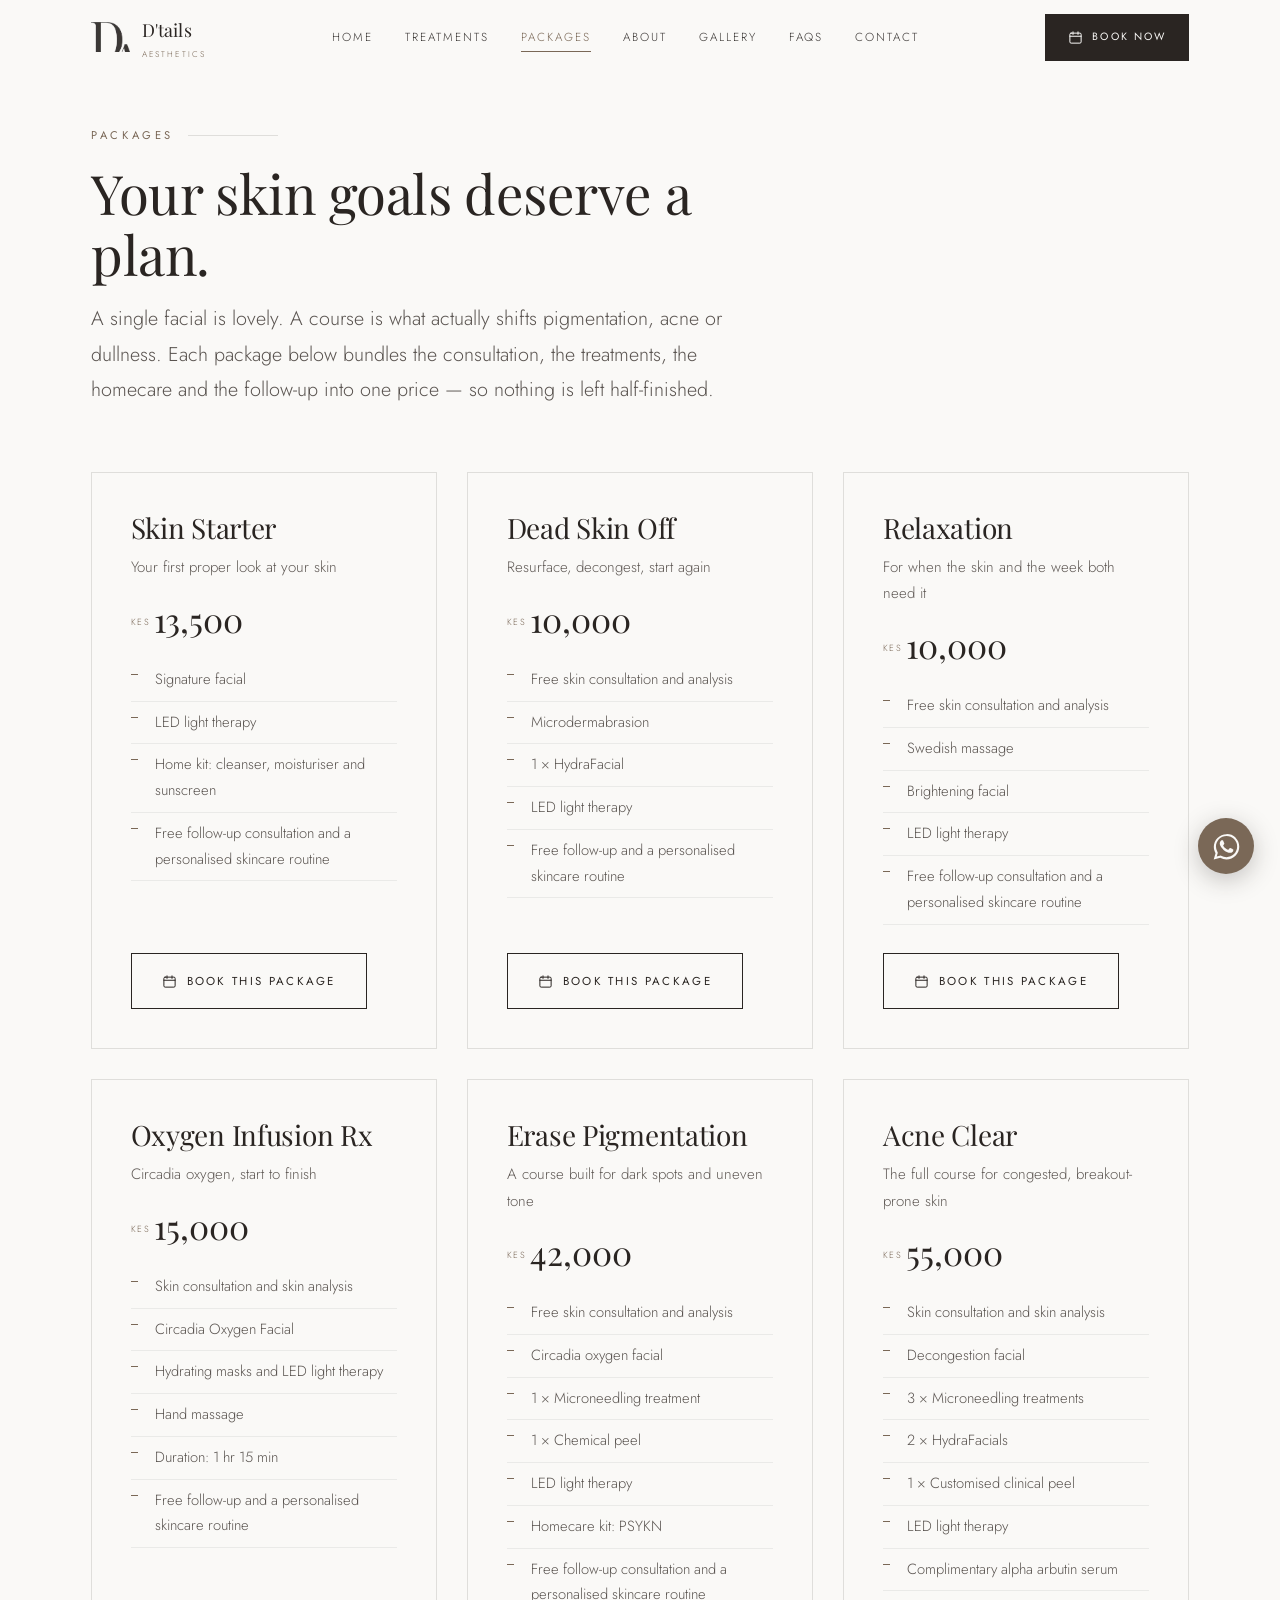
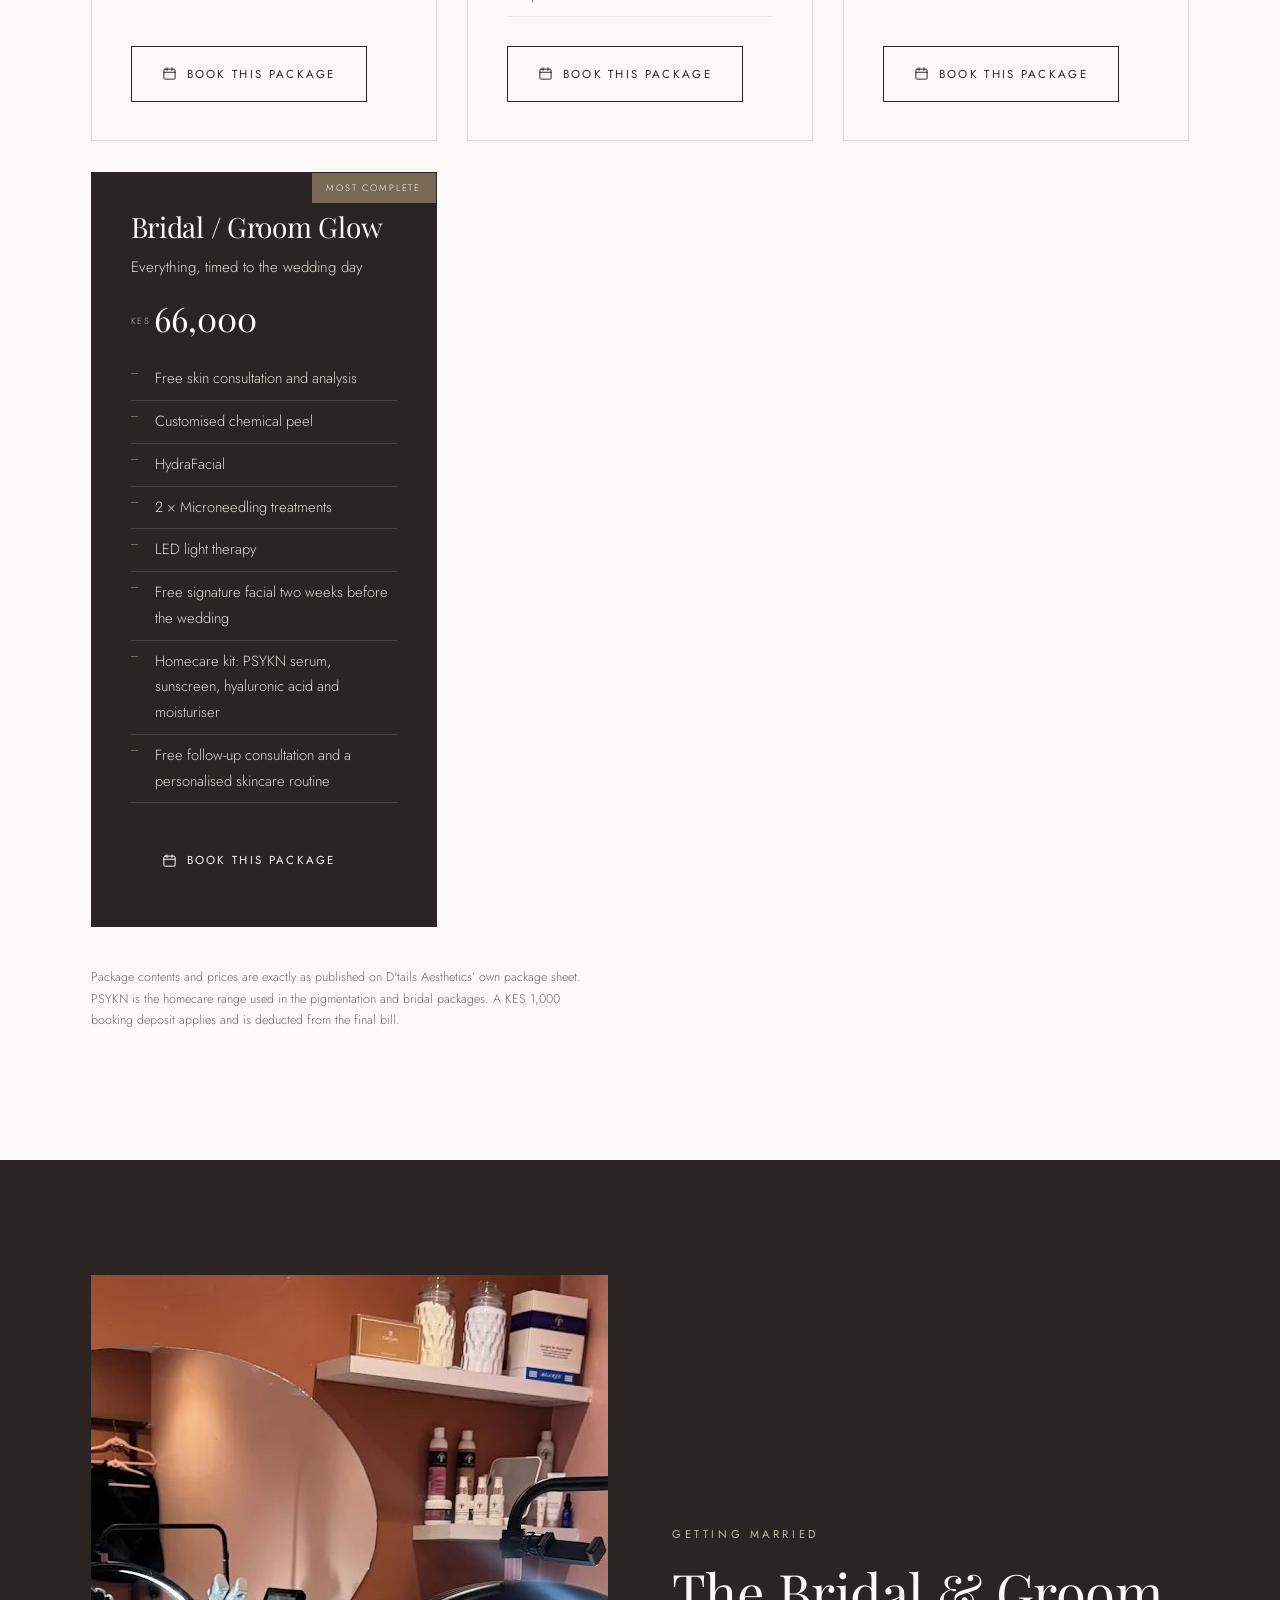
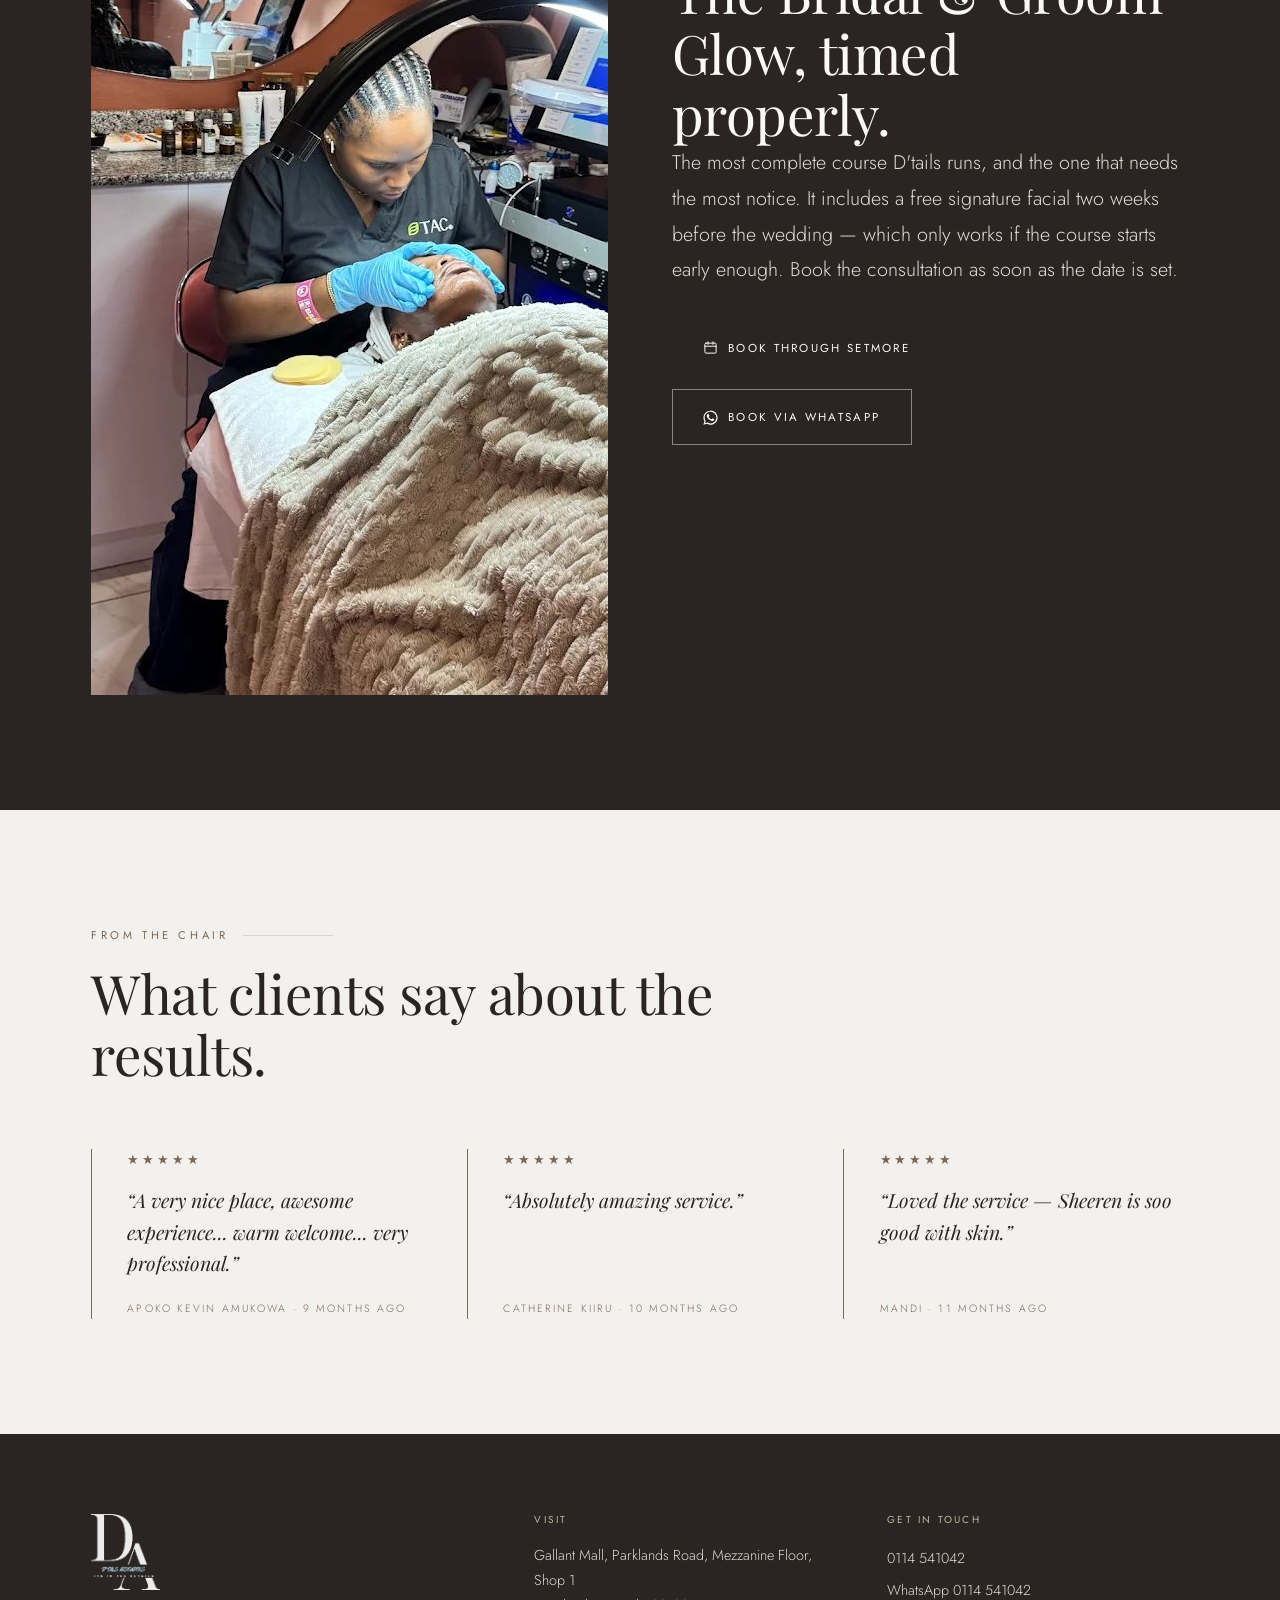
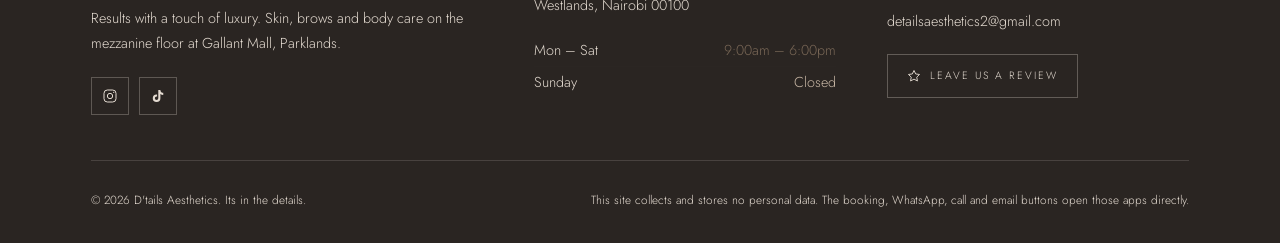
<file: packages.html>
<!DOCTYPE html>
<html lang="en">
<head>
<meta charset="utf-8">
<meta name="viewport" content="width=device-width,initial-scale=1">
<title>Beauty Packages | D'tails Aesthetics, Parklands Nairobi</title>
<meta name="description" content="Seven skin packages from D'tails Aesthetics: Skin Starter KES 13,500, Acne Clear KES 55,000, Bridal & Groom Glow KES 66,000. Consultation, homecare and follow-up included.">
<link rel="canonical" href="https://ignatius-kimeu.github.io/storyfront-dtails-aesthetics/packages.html">
<meta property="og:type" content="website">
<meta property="og:site_name" content="D'tails Aesthetics">
<meta property="og:title" content="Beauty Packages | D'tails Aesthetics, Parklands Nairobi">
<meta property="og:description" content="Seven skin packages from D'tails Aesthetics: Skin Starter KES 13,500, Acne Clear KES 55,000, Bridal & Groom Glow KES 66,000. Consultation, homecare and follow-up included.">
<meta property="og:url" content="https://ignatius-kimeu.github.io/storyfront-dtails-aesthetics/packages.html">
<meta property="og:image" content="https://ignatius-kimeu.github.io/storyfront-dtails-aesthetics/og-image.jpg">
<meta property="og:image:width" content="1200">
<meta property="og:image:height" content="630">
<meta name="twitter:card" content="summary_large_image">
<meta name="twitter:title" content="Beauty Packages | D'tails Aesthetics, Parklands Nairobi">
<meta name="twitter:description" content="Seven skin packages from D'tails Aesthetics: Skin Starter KES 13,500, Acne Clear KES 55,000, Bridal & Groom Glow KES 66,000. Consultation, homecare and follow-up included.">
<meta name="twitter:image" content="https://ignatius-kimeu.github.io/storyfront-dtails-aesthetics/og-image.jpg">
<meta name="theme-color" content="#2A2522">
<script>document.documentElement.className+=" js"</script>
<link rel="icon" href="images/favicon.png" type="image/png">
<link rel="apple-touch-icon" href="images/favicon.png">
<link rel="preconnect" href="https://fonts.googleapis.com">
<link rel="preconnect" href="https://fonts.gstatic.com" crossorigin>
<link rel="stylesheet" href="https://fonts.googleapis.com/css2?family=Jost:wght@300;400;500&family=Playfair+Display:ital,wght@0,400;0,500;1,400&display=swap">
<link rel="stylesheet" href="assets/site.css">

</head>
<body>
<a class="skip" href="#main">Skip to content</a>
<div class="splash"><img src="images/logo.png" alt="" width="112" height="112"></div>
<header class="hdr">
  <div class="hdr__in">
    <a class="brand" href="index.html" aria-label="D'tails Aesthetics, home">
      <img src="images/monogram.png" alt="" width="39" height="30">
      <span><b>D'tails</b><i>Aesthetics</i></span>
    </a>
    <nav class="nav" id="nav">
      <a href="index.html">Home</a><a href="treatments.html">Treatments</a><a href="packages.html" aria-current="page">Packages</a><a href="about.html">About</a><a href="gallery.html">Gallery</a><a href="faqs.html">FAQs</a><a href="contact.html">Contact</a>
      <a class="btn" href="https://dtailsaesthetics.setmore.com/" target="_blank" rel="noopener"><svg viewBox="0 0 24 24" fill="none" stroke="currentColor" stroke-width="1.6" stroke-linecap="round"><rect x="3" y="5" width="18" height="16" rx="2"/><path d="M8 3v4M16 3v4M3 10h18"/></svg><span>Book now</span></a>
    </nav>
    <a class="btn hdr__cta" href="https://dtailsaesthetics.setmore.com/" target="_blank" rel="noopener"><svg viewBox="0 0 24 24" fill="none" stroke="currentColor" stroke-width="1.6" stroke-linecap="round"><rect x="3" y="5" width="18" height="16" rx="2"/><path d="M8 3v4M16 3v4M3 10h18"/></svg><span>Book now</span></a>
    <button class="burger" type="button" aria-label="Menu" aria-expanded="false" aria-controls="nav">
      <span></span><span></span><span></span>
    </button>
  </div>
</header>
<main id="main">

<section class="sect" style="padding-top:clamp(7.5rem,14vh,10rem)">
  <div class="wrap">
    <div class="shead rv">
      <p class="eyebrow">Packages</p>
      <h1>Your skin goals deserve a plan.</h1>
      <p class="lede">A single facial is lovely. A course is what actually shifts pigmentation, acne or
      dullness. Each package below bundles the consultation, the treatments, the homecare and the
      follow-up into one price &mdash; so nothing is left half-finished.</p>
    </div>
    <div class="grid g3"><div class="card rv" data-d="0">
  <h3>Skin Starter</h3>
  <p style="margin-bottom:1.2rem">Your first proper look at your skin</p>
  <div class="price"><sup>KES</sup>13,500</div>
  <ul><li>Signature facial</li><li>LED light therapy</li><li>Home kit: cleanser, moisturiser and sunscreen</li><li>Free follow-up consultation and a personalised skincare routine</li></ul>
  <div class="foot"><a class="btn btn--ghost" href="https://dtailsaesthetics.setmore.com/" target="_blank" rel="noopener"><svg viewBox="0 0 24 24" fill="none" stroke="currentColor" stroke-width="1.6" stroke-linecap="round"><rect x="3" y="5" width="18" height="16" rx="2"/><path d="M8 3v4M16 3v4M3 10h18"/></svg><span>Book this package</span></a></div>
</div><div class="card rv" data-d="1">
  <h3>Dead Skin Off</h3>
  <p style="margin-bottom:1.2rem">Resurface, decongest, start again</p>
  <div class="price"><sup>KES</sup>10,000</div>
  <ul><li>Free skin consultation and analysis</li><li>Microdermabrasion</li><li>1 × HydraFacial</li><li>LED light therapy</li><li>Free follow-up and a personalised skincare routine</li></ul>
  <div class="foot"><a class="btn btn--ghost" href="https://dtailsaesthetics.setmore.com/" target="_blank" rel="noopener"><svg viewBox="0 0 24 24" fill="none" stroke="currentColor" stroke-width="1.6" stroke-linecap="round"><rect x="3" y="5" width="18" height="16" rx="2"/><path d="M8 3v4M16 3v4M3 10h18"/></svg><span>Book this package</span></a></div>
</div><div class="card rv" data-d="2">
  <h3>Relaxation</h3>
  <p style="margin-bottom:1.2rem">For when the skin and the week both need it</p>
  <div class="price"><sup>KES</sup>10,000</div>
  <ul><li>Free skin consultation and analysis</li><li>Swedish massage</li><li>Brightening facial</li><li>LED light therapy</li><li>Free follow-up consultation and a personalised skincare routine</li></ul>
  <div class="foot"><a class="btn btn--ghost" href="https://dtailsaesthetics.setmore.com/" target="_blank" rel="noopener"><svg viewBox="0 0 24 24" fill="none" stroke="currentColor" stroke-width="1.6" stroke-linecap="round"><rect x="3" y="5" width="18" height="16" rx="2"/><path d="M8 3v4M16 3v4M3 10h18"/></svg><span>Book this package</span></a></div>
</div><div class="card rv" data-d="3">
  <h3>Oxygen Infusion Rx</h3>
  <p style="margin-bottom:1.2rem">Circadia oxygen, start to finish</p>
  <div class="price"><sup>KES</sup>15,000</div>
  <ul><li>Skin consultation and skin analysis</li><li>Circadia Oxygen Facial</li><li>Hydrating masks and LED light therapy</li><li>Hand massage</li><li>Duration: 1 hr 15 min</li><li>Free follow-up and a personalised skincare routine</li></ul>
  <div class="foot"><a class="btn btn--ghost" href="https://dtailsaesthetics.setmore.com/" target="_blank" rel="noopener"><svg viewBox="0 0 24 24" fill="none" stroke="currentColor" stroke-width="1.6" stroke-linecap="round"><rect x="3" y="5" width="18" height="16" rx="2"/><path d="M8 3v4M16 3v4M3 10h18"/></svg><span>Book this package</span></a></div>
</div><div class="card rv" data-d="0">
  <h3>Erase Pigmentation</h3>
  <p style="margin-bottom:1.2rem">A course built for dark spots and uneven tone</p>
  <div class="price"><sup>KES</sup>42,000</div>
  <ul><li>Free skin consultation and analysis</li><li>Circadia oxygen facial</li><li>1 × Microneedling treatment</li><li>1 × Chemical peel</li><li>LED light therapy</li><li>Homecare kit: PSYKN</li><li>Free follow-up consultation and a personalised skincare routine</li></ul>
  <div class="foot"><a class="btn btn--ghost" href="https://dtailsaesthetics.setmore.com/" target="_blank" rel="noopener"><svg viewBox="0 0 24 24" fill="none" stroke="currentColor" stroke-width="1.6" stroke-linecap="round"><rect x="3" y="5" width="18" height="16" rx="2"/><path d="M8 3v4M16 3v4M3 10h18"/></svg><span>Book this package</span></a></div>
</div><div class="card rv" data-d="1">
  <h3>Acne Clear</h3>
  <p style="margin-bottom:1.2rem">The full course for congested, breakout-prone skin</p>
  <div class="price"><sup>KES</sup>55,000</div>
  <ul><li>Skin consultation and skin analysis</li><li>Decongestion facial</li><li>3 × Microneedling treatments</li><li>2 × HydraFacials</li><li>1 × Customised clinical peel</li><li>LED light therapy</li><li>Complimentary alpha arbutin serum</li></ul>
  <div class="foot"><a class="btn btn--ghost" href="https://dtailsaesthetics.setmore.com/" target="_blank" rel="noopener"><svg viewBox="0 0 24 24" fill="none" stroke="currentColor" stroke-width="1.6" stroke-linecap="round"><rect x="3" y="5" width="18" height="16" rx="2"/><path d="M8 3v4M16 3v4M3 10h18"/></svg><span>Book this package</span></a></div>
</div><div class="card rv card--feat" data-d="2"><span class="tag">Most complete</span>
  <h3>Bridal / Groom Glow</h3>
  <p style="margin-bottom:1.2rem">Everything, timed to the wedding day</p>
  <div class="price"><sup>KES</sup>66,000</div>
  <ul><li>Free skin consultation and analysis</li><li>Customised chemical peel</li><li>HydraFacial</li><li>2 × Microneedling treatments</li><li>LED light therapy</li><li>Free signature facial two weeks before the wedding</li><li>Homecare kit: PSYKN serum, sunscreen, hyaluronic acid and moisturiser</li><li>Free follow-up consultation and a personalised skincare routine</li></ul>
  <div class="foot"><a class="btn" href="https://dtailsaesthetics.setmore.com/" target="_blank" rel="noopener"><svg viewBox="0 0 24 24" fill="none" stroke="currentColor" stroke-width="1.6" stroke-linecap="round"><rect x="3" y="5" width="18" height="16" rx="2"/><path d="M8 3v4M16 3v4M3 10h18"/></svg><span>Book this package</span></a></div>
</div></div>
    <p class="note rv" style="margin-top:2.5rem">Package contents and prices are exactly as published on
    D'tails Aesthetics&rsquo; own package sheet. PSYKN is the homecare range used in the pigmentation and
    bridal packages. A KES 1,000 booking deposit applies and is deducted from the final bill.</p>
  </div>
</section>

<section class="sect ink-bg">
  <div class="wrap">
    <div class="split split--flip">
      <div class="split__txt">
        <p class="eyebrow rv">Getting married</p>
        <h2 class="rv" data-d="1">The Bridal &amp; Groom Glow, timed properly.</h2>
        <p class="lede rv" data-d="2">The most complete course D'tails runs, and the one that needs the most
        notice. It includes a free signature facial two weeks before the wedding &mdash; which only works if
        the course starts early enough. Book the consultation as soon as the date is set.</p>
        <div class="rv" data-d="3"><div class="btn-row"><a class="btn" href="https://dtailsaesthetics.setmore.com/" target="_blank" rel="noopener"><svg viewBox="0 0 24 24" fill="none" stroke="currentColor" stroke-width="1.6" stroke-linecap="round"><rect x="3" y="5" width="18" height="16" rx="2"/><path d="M8 3v4M16 3v4M3 10h18"/></svg><span>Book through Setmore</span></a><a class="btn btn--ghost" href="https://wa.me/254114541042?text=Hi%20D%27tails%20Aesthetics%2C%20I%27d%20like%20to%20ask%20about%20an%20appointment." target="_blank" rel="noopener"><svg viewBox="0 0 24 24" fill="currentColor"><path d="M17.47 14.38c-.3-.15-1.76-.87-2.03-.97-.27-.1-.47-.15-.67.15-.2.3-.77.96-.94 1.16-.17.2-.35.22-.64.08-.3-.15-1.25-.46-2.39-1.47-.88-.79-1.48-1.76-1.65-2.06-.17-.3-.02-.46.13-.6.13-.13.3-.35.45-.52.15-.17.2-.3.3-.5.1-.2.05-.37-.02-.52-.08-.15-.67-1.61-.92-2.21-.24-.58-.49-.5-.67-.51h-.57c-.2 0-.52.07-.8.37-.27.3-1.04 1.02-1.04 2.48s1.07 2.88 1.22 3.08c.15.2 2.1 3.2 5.08 4.49.71.3 1.26.49 1.69.63.71.22 1.36.19 1.87.12.57-.09 1.76-.72 2-1.41.25-.7.25-1.29.18-1.42-.07-.13-.27-.2-.57-.35M12.04 21.5h-.01a9.4 9.4 0 0 1-4.79-1.31l-.34-.2-3.56.93.95-3.47-.22-.36a9.38 9.38 0 0 1-1.44-5.01c0-5.18 4.22-9.4 9.42-9.4a9.34 9.34 0 0 1 6.65 2.76 9.32 9.32 0 0 1 2.75 6.65c0 5.18-4.22 9.4-9.41 9.4m8-17.39A11.29 11.29 0 0 0 12.04 1C5.8 1 .73 6.07.73 12.3c0 1.99.52 3.94 1.51 5.65L.64 23.6l5.78-1.52a11.28 11.28 0 0 0 5.62 1.43h.01c6.23 0 11.3-5.07 11.3-11.3 0-3.02-1.17-5.86-3.31-7.99"/></svg><span>Book via WhatsApp</span></a></div></div>
      </div>
      <figure class="rv" data-d="2" style="margin:0">
        <img src="images/facial-treatment.jpg" alt="A facial treatment underway in the treatment room at D'tails Aesthetics" width="765" height="1020" loading="lazy">
      </figure>
    </div>
  </div>
</section>

<section class="sect paper">
  <div class="wrap">
    <div class="shead rv"><p class="eyebrow">From the chair</p><h2>What clients say about the results.</h2></div>
    <div class="grid g3"><div class="quote rv" data-d="0">
  <div class="stars">&#9733;&#9733;&#9733;&#9733;&#9733;</div>
  <p>&ldquo;A very nice place, awesome experience... warm welcome... very professional.&rdquo;</p><cite>Apoko Kevin Amukowa &middot; 9 months ago</cite></div><div class="quote rv" data-d="1">
  <div class="stars">&#9733;&#9733;&#9733;&#9733;&#9733;</div>
  <p>&ldquo;Absolutely amazing service.&rdquo;</p><cite>Catherine Kiiru &middot; 10 months ago</cite></div><div class="quote rv" data-d="2">
  <div class="stars">&#9733;&#9733;&#9733;&#9733;&#9733;</div>
  <p>&ldquo;Loved the service — Sheeren is soo good with skin.&rdquo;</p><cite>Mandi &middot; 11 months ago</cite></div></div>
  </div>
</section>

</main>
<footer class="ftr">
  <div class="wrap">
    <div class="ftr__top">
      <div>
        <img class="mark" src="images/logo.png" alt="D'tails Aesthetics" width="76" height="76">
        <p>Results with a touch of luxury. Skin, brows and body care on the mezzanine floor at Gallant Mall, Parklands.</p>
        <div class="social">
          <a href="https://www.instagram.com/details_aesthetics_kenya" target="_blank" rel="noopener" aria-label="D'tails Aesthetics on Instagram"><svg viewBox="0 0 24 24" fill="none" stroke="currentColor" stroke-width="1.5"><rect x="3" y="3" width="18" height="18" rx="5"/><circle cx="12" cy="12" r="4"/><circle cx="17.5" cy="6.5" r="1" fill="currentColor" stroke="none"/></svg></a>
          <a href="https://www.tiktok.com/@details_aesthetics_kenya" target="_blank" rel="noopener" aria-label="D'tails Aesthetics on TikTok"><svg viewBox="0 0 24 24" fill="currentColor"><path d="M16.6 5.82A4.28 4.28 0 0 1 15.54 3h-3.09v12.4a2.59 2.59 0 0 1-2.59 2.5 2.59 2.59 0 0 1 0-5.18c.27 0 .52.04.76.12v-3.2a5.84 5.84 0 0 0-.76-.05 5.72 5.72 0 1 0 5.72 5.72V9.01a7.35 7.35 0 0 0 4.29 1.38V7.3a4.29 4.29 0 0 1-3.27-1.48z"/></svg></a>
        </div>
      </div>
      <div>
        <h4>Visit</h4>
        <p>Gallant Mall, Parklands Road, Mezzanine Floor, Shop 1<br>Westlands, Nairobi 00100</p>
        <ul class="hours" style="margin-top:.9rem">
          <li><span>Mon &ndash; Sat</span><span>9:00am &ndash; 6:00pm</span></li>
          <li class="shut"><span>Sunday</span><span>Closed</span></li>
        </ul>
      </div>
      <div>
        <h4>Get in touch</h4>
        <ul>
          <li><a href="tel:+254114541042">0114 541042</a></li>
          <li><a href="https://wa.me/254114541042?text=Hi%20D%27tails%20Aesthetics%2C%20I%27d%20like%20to%20ask%20about%20an%20appointment." target="_blank" rel="noopener">WhatsApp 0114 541042</a></li>
          <li><a href="mailto:detailsaesthetics2@gmail.com">detailsaesthetics2@gmail.com</a></li>
        </ul>
        <a class="review-btn" href="https://www.google.com/search?q=Details+Aesthetics+Kenya+Gallant+Mall+Parklands" target="_blank" rel="noopener"><svg viewBox="0 0 24 24" fill="none" stroke="currentColor" stroke-width="1.6" stroke-linejoin="round"><path d="m12 2.5 2.9 6 6.6.9-4.8 4.6 1.2 6.5-5.9-3.1-5.9 3.1 1.2-6.5L2.5 9.4l6.6-.9z"/></svg>Leave us a review</a>
      </div>
    </div>
    <div class="ftr__btm">
      <p>&copy; 2026 D'tails Aesthetics. Its in the details.</p>
      <p>This site collects and stores no personal data. The booking, WhatsApp, call and email buttons open those apps directly.</p>
    </div>
  </div>
</footer>
<a class="float" href="https://wa.me/254114541042?text=Hi%20D%27tails%20Aesthetics%2C%20I%27d%20like%20to%20ask%20about%20an%20appointment." target="_blank" rel="noopener" aria-label="Message D'tails Aesthetics on WhatsApp"><svg viewBox="0 0 24 24" fill="currentColor"><path d="M17.47 14.38c-.3-.15-1.76-.87-2.03-.97-.27-.1-.47-.15-.67.15-.2.3-.77.96-.94 1.16-.17.2-.35.22-.64.08-.3-.15-1.25-.46-2.39-1.47-.88-.79-1.48-1.76-1.65-2.06-.17-.3-.02-.46.13-.6.13-.13.3-.35.45-.52.15-.17.2-.3.3-.5.1-.2.05-.37-.02-.52-.08-.15-.67-1.61-.92-2.21-.24-.58-.49-.5-.67-.51h-.57c-.2 0-.52.07-.8.37-.27.3-1.04 1.02-1.04 2.48s1.07 2.88 1.22 3.08c.15.2 2.1 3.2 5.08 4.49.71.3 1.26.49 1.69.63.71.22 1.36.19 1.87.12.57-.09 1.76-.72 2-1.41.25-.7.25-1.29.18-1.42-.07-.13-.27-.2-.57-.35M12.04 21.5h-.01a9.4 9.4 0 0 1-4.79-1.31l-.34-.2-3.56.93.95-3.47-.22-.36a9.38 9.38 0 0 1-1.44-5.01c0-5.18 4.22-9.4 9.42-9.4a9.34 9.34 0 0 1 6.65 2.76 9.32 9.32 0 0 1 2.75 6.65c0 5.18-4.22 9.4-9.41 9.4m8-17.39A11.29 11.29 0 0 0 12.04 1C5.8 1 .73 6.07.73 12.3c0 1.99.52 3.94 1.51 5.65L.64 23.6l5.78-1.52a11.28 11.28 0 0 0 5.62 1.43h.01c6.23 0 11.3-5.07 11.3-11.3 0-3.02-1.17-5.86-3.31-7.99"/></svg></a>
<script src="assets/site.js" defer></script>
</body>
</html>
</file>
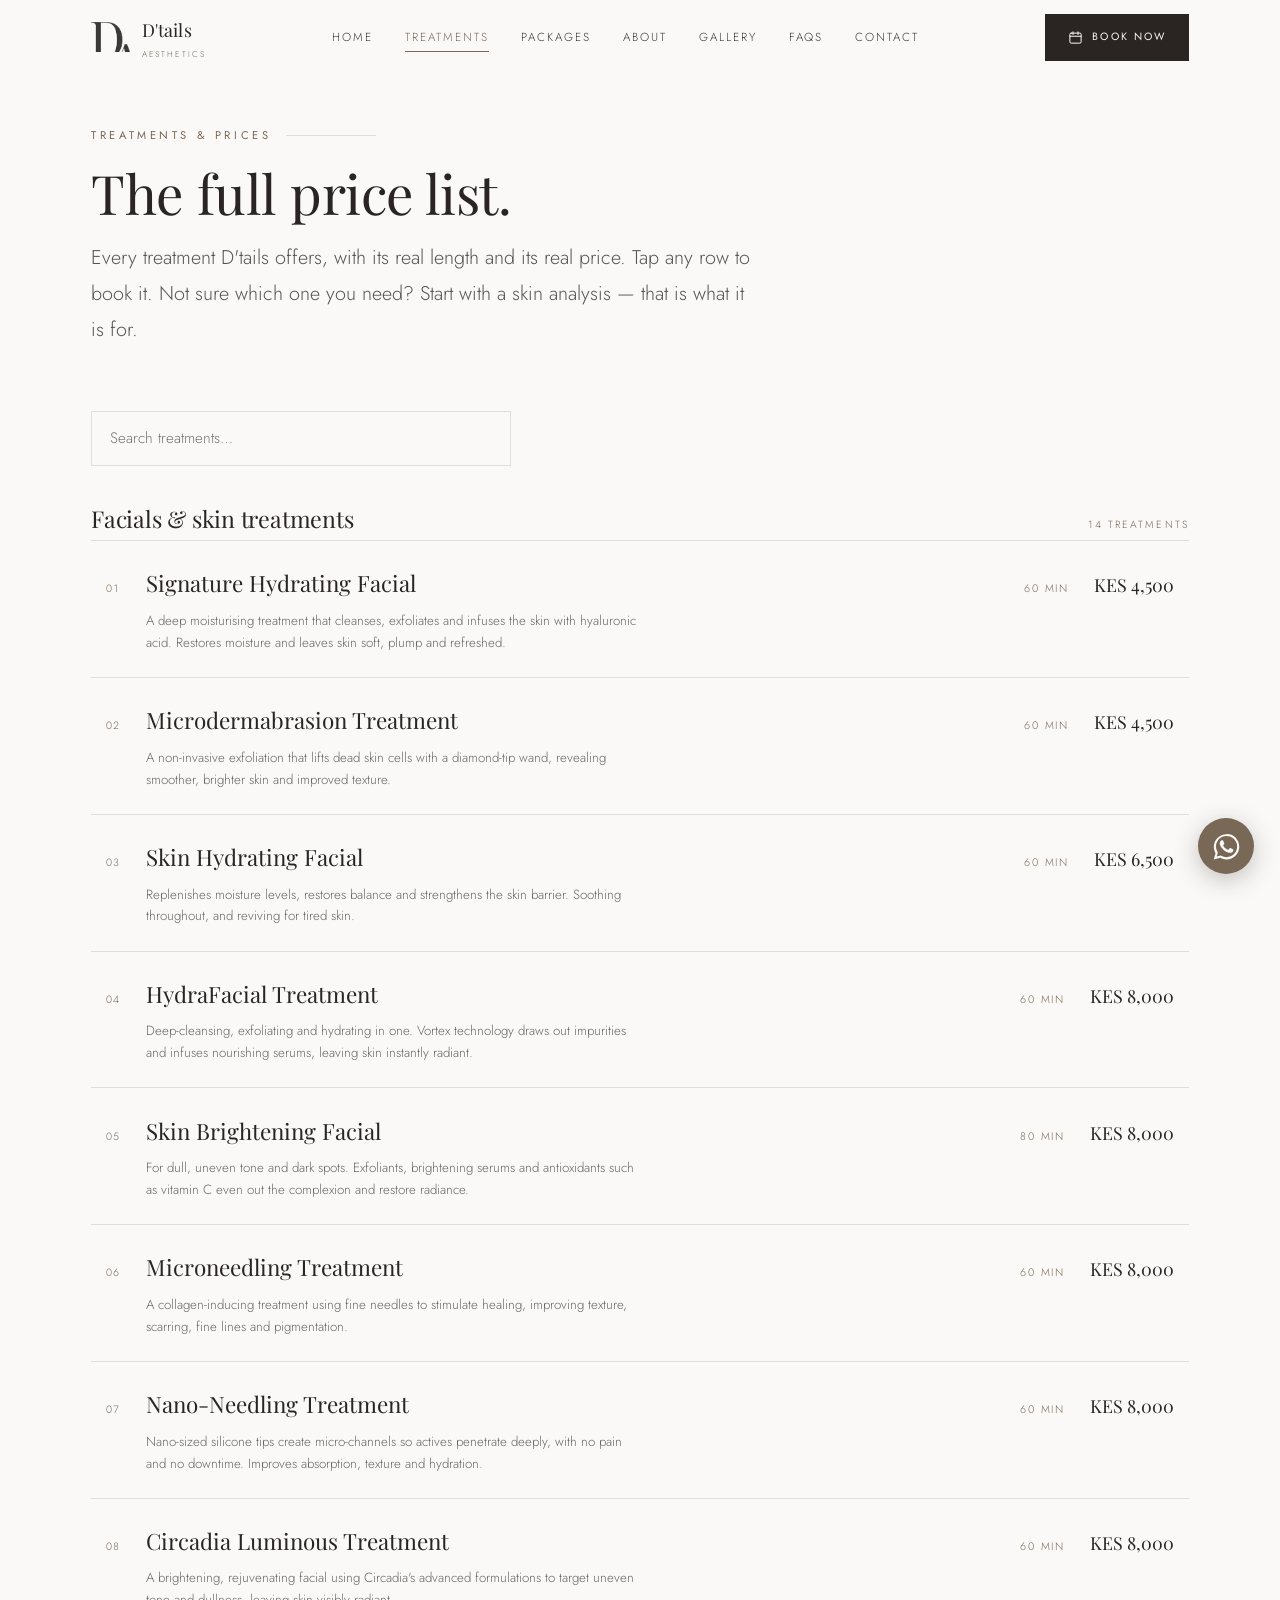
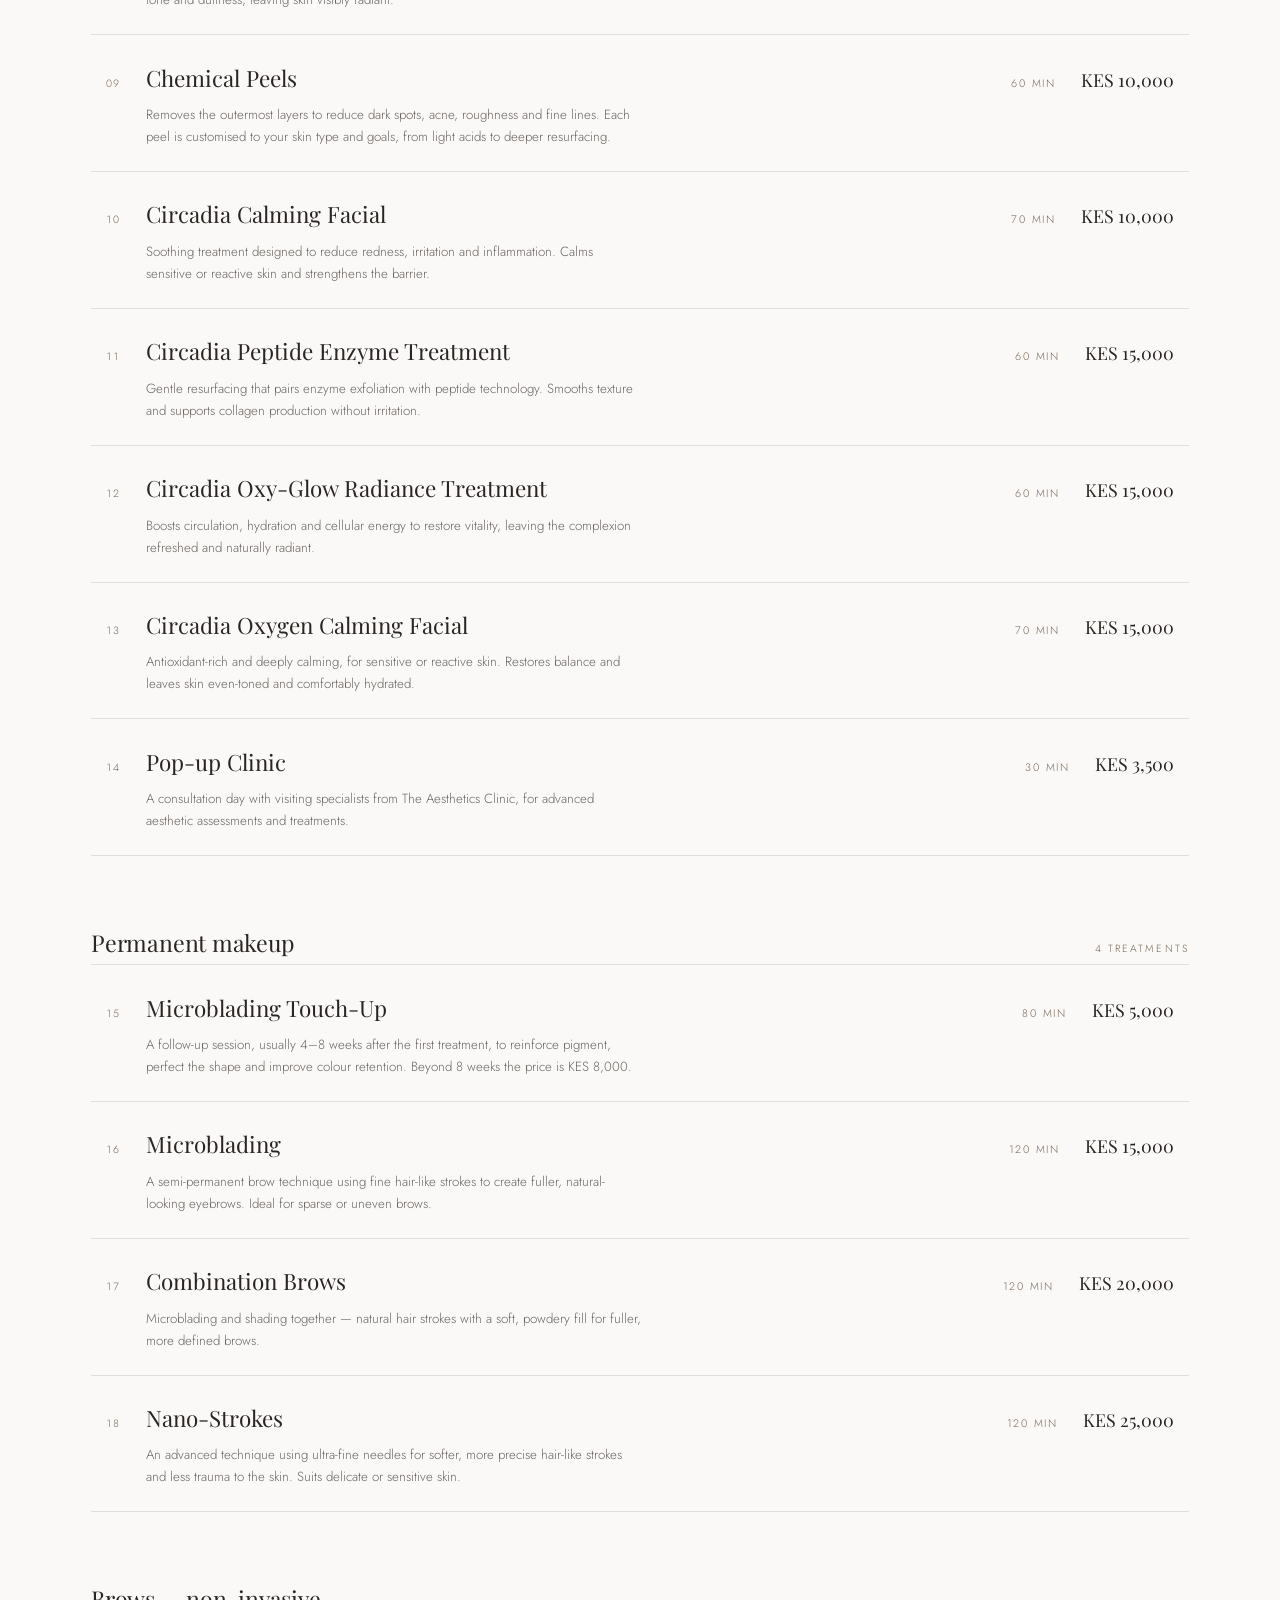
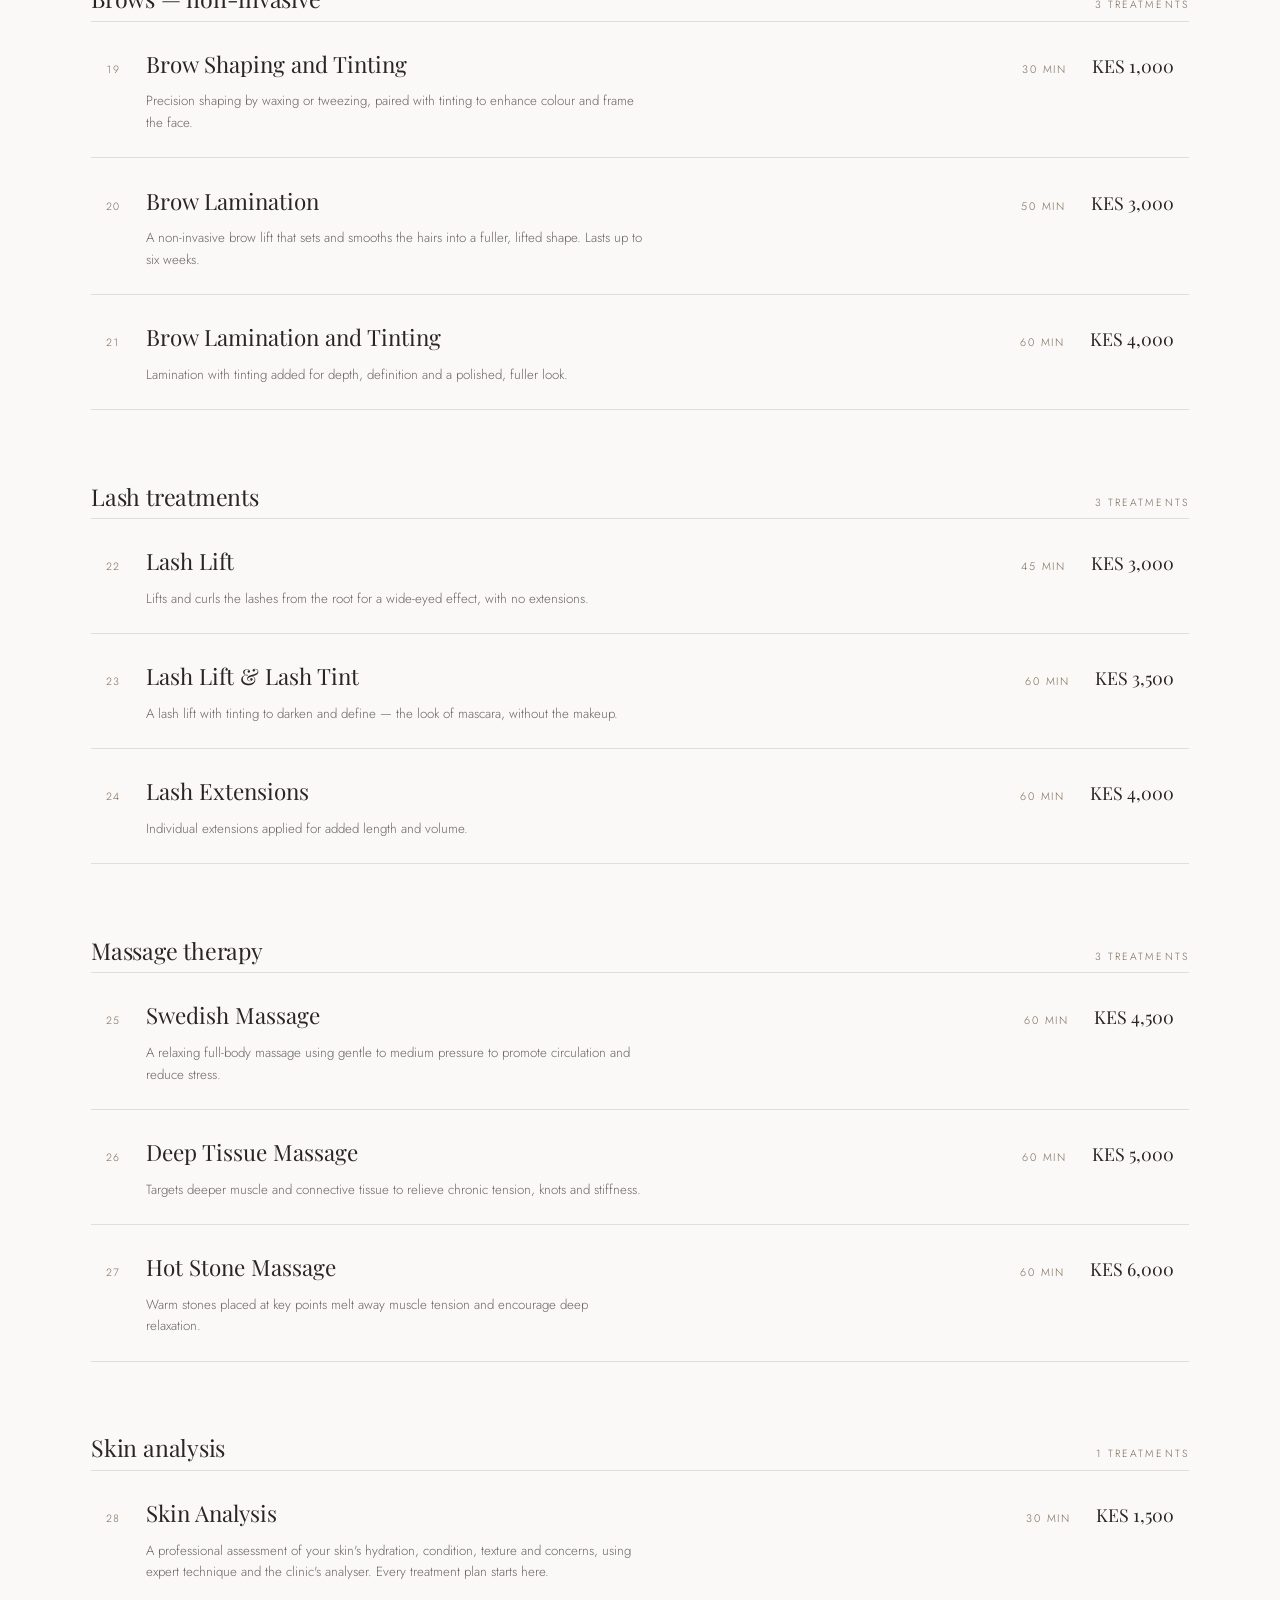
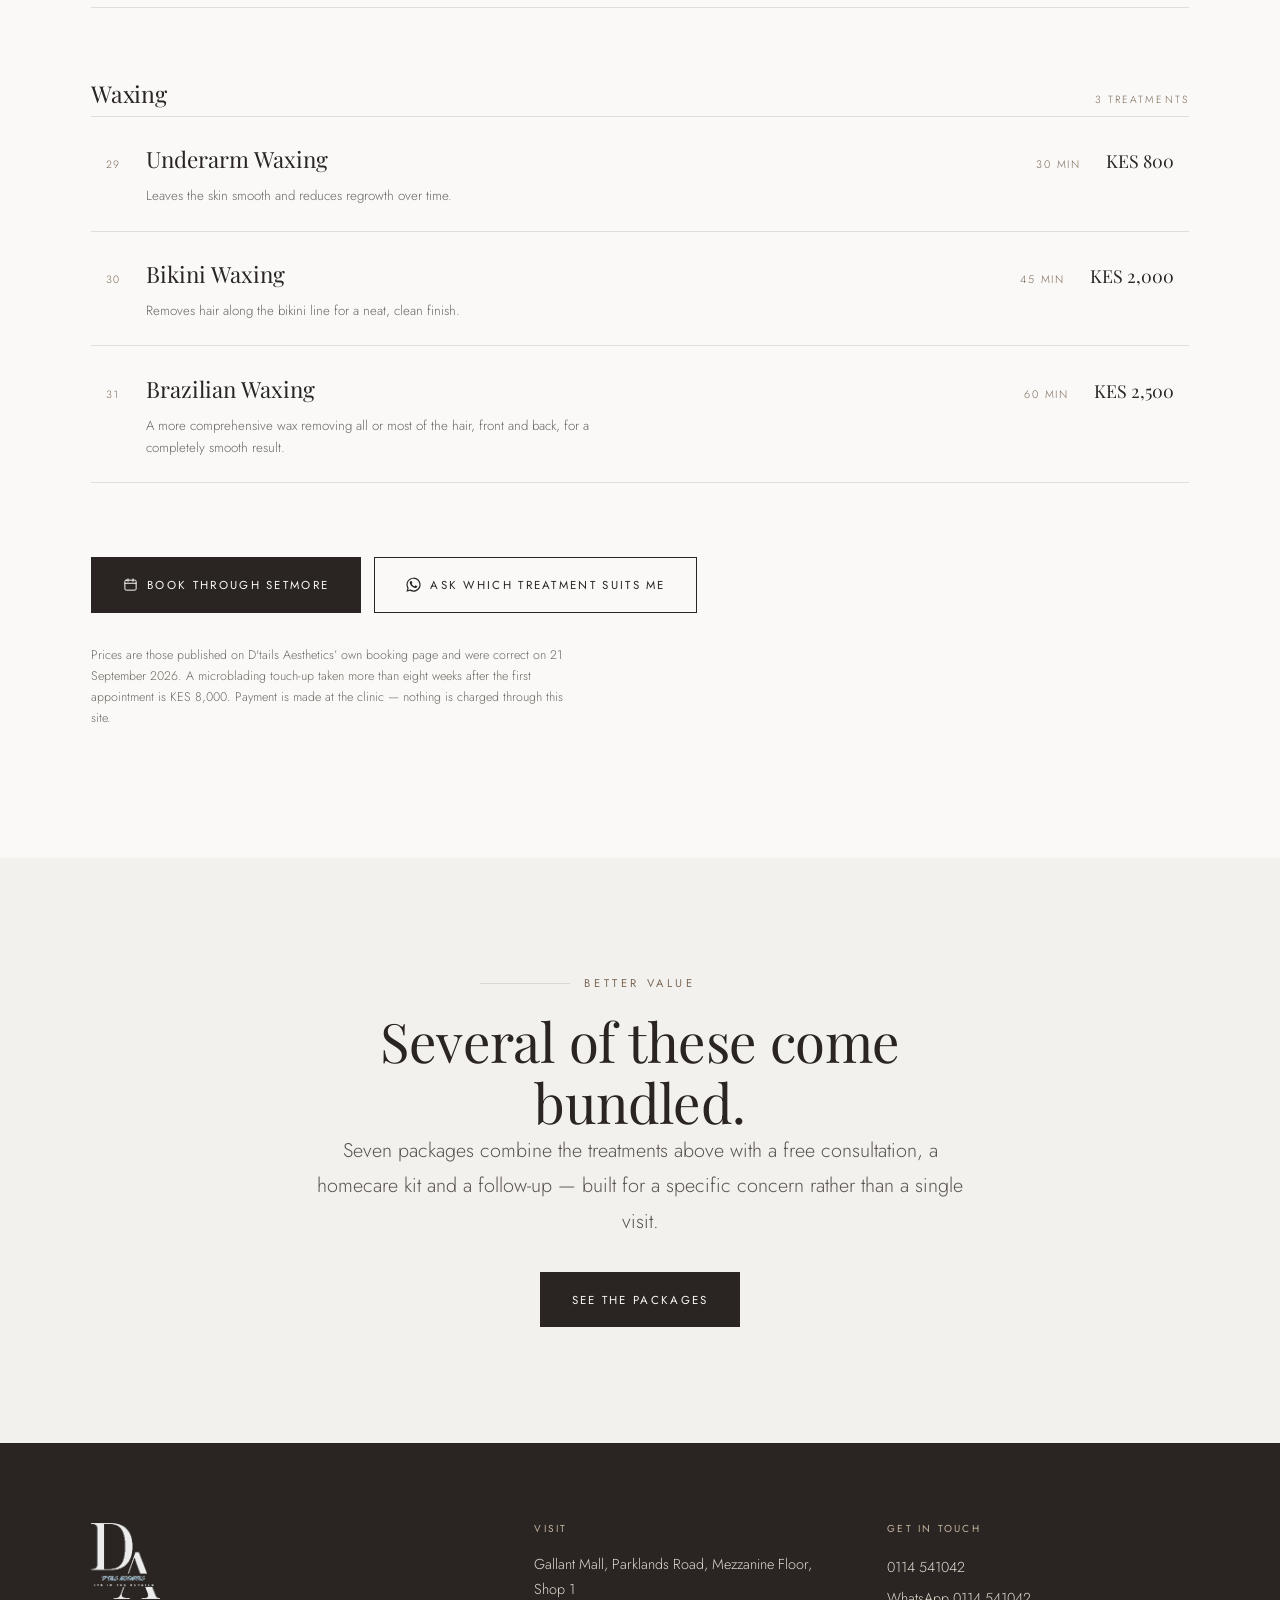
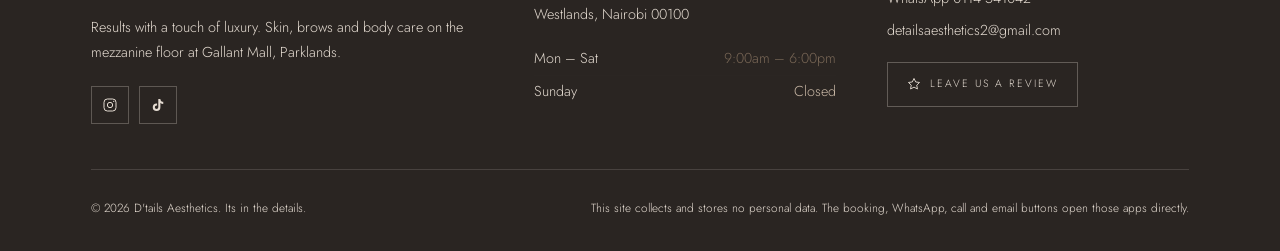
<file: treatments.html>
<!DOCTYPE html>
<html lang="en">
<head>
<meta charset="utf-8">
<meta name="viewport" content="width=device-width,initial-scale=1">
<title>Treatments & Prices | D'tails Aesthetics, Parklands Nairobi</title>
<meta name="description" content="The full D'tails Aesthetics price list: facials from KES 4,500, microblading from KES 15,000, massage, lashes, brows and waxing. Real prices, real durations, book online.">
<link rel="canonical" href="https://ignatius-kimeu.github.io/storyfront-dtails-aesthetics/treatments.html">
<meta property="og:type" content="website">
<meta property="og:site_name" content="D'tails Aesthetics">
<meta property="og:title" content="Treatments & Prices | D'tails Aesthetics, Parklands Nairobi">
<meta property="og:description" content="The full D'tails Aesthetics price list: facials from KES 4,500, microblading from KES 15,000, massage, lashes, brows and waxing. Real prices, real durations, book online.">
<meta property="og:url" content="https://ignatius-kimeu.github.io/storyfront-dtails-aesthetics/treatments.html">
<meta property="og:image" content="https://ignatius-kimeu.github.io/storyfront-dtails-aesthetics/og-image.jpg">
<meta property="og:image:width" content="1200">
<meta property="og:image:height" content="630">
<meta name="twitter:card" content="summary_large_image">
<meta name="twitter:title" content="Treatments & Prices | D'tails Aesthetics, Parklands Nairobi">
<meta name="twitter:description" content="The full D'tails Aesthetics price list: facials from KES 4,500, microblading from KES 15,000, massage, lashes, brows and waxing. Real prices, real durations, book online.">
<meta name="twitter:image" content="https://ignatius-kimeu.github.io/storyfront-dtails-aesthetics/og-image.jpg">
<meta name="theme-color" content="#2A2522">
<script>document.documentElement.className+=" js"</script>
<link rel="icon" href="images/favicon.png" type="image/png">
<link rel="apple-touch-icon" href="images/favicon.png">
<link rel="preconnect" href="https://fonts.googleapis.com">
<link rel="preconnect" href="https://fonts.gstatic.com" crossorigin>
<link rel="stylesheet" href="https://fonts.googleapis.com/css2?family=Jost:wght@300;400;500&family=Playfair+Display:ital,wght@0,400;0,500;1,400&display=swap">
<link rel="stylesheet" href="assets/site.css">

</head>
<body>
<a class="skip" href="#main">Skip to content</a>
<div class="splash"><img src="images/logo.png" alt="" width="112" height="112"></div>
<header class="hdr">
  <div class="hdr__in">
    <a class="brand" href="index.html" aria-label="D'tails Aesthetics, home">
      <img src="images/monogram.png" alt="" width="39" height="30">
      <span><b>D'tails</b><i>Aesthetics</i></span>
    </a>
    <nav class="nav" id="nav">
      <a href="index.html">Home</a><a href="treatments.html" aria-current="page">Treatments</a><a href="packages.html">Packages</a><a href="about.html">About</a><a href="gallery.html">Gallery</a><a href="faqs.html">FAQs</a><a href="contact.html">Contact</a>
      <a class="btn" href="https://dtailsaesthetics.setmore.com/" target="_blank" rel="noopener"><svg viewBox="0 0 24 24" fill="none" stroke="currentColor" stroke-width="1.6" stroke-linecap="round"><rect x="3" y="5" width="18" height="16" rx="2"/><path d="M8 3v4M16 3v4M3 10h18"/></svg><span>Book now</span></a>
    </nav>
    <a class="btn hdr__cta" href="https://dtailsaesthetics.setmore.com/" target="_blank" rel="noopener"><svg viewBox="0 0 24 24" fill="none" stroke="currentColor" stroke-width="1.6" stroke-linecap="round"><rect x="3" y="5" width="18" height="16" rx="2"/><path d="M8 3v4M16 3v4M3 10h18"/></svg><span>Book now</span></a>
    <button class="burger" type="button" aria-label="Menu" aria-expanded="false" aria-controls="nav">
      <span></span><span></span><span></span>
    </button>
  </div>
</header>
<main id="main">

<section class="sect" style="padding-top:clamp(7.5rem,14vh,10rem)">
  <div class="wrap">
    <div class="shead rv">
      <p class="eyebrow">Treatments &amp; prices</p>
      <h1>The full price list.</h1>
      <p class="lede">Every treatment D'tails offers, with its real length and its real price. Tap any row
      to book it. Not sure which one you need? Start with a skin analysis &mdash; that is what it is for.</p>
    </div>
    <div class="rv" style="max-width:420px;margin-bottom:2.5rem">
      <label class="sr" for="filter">Search treatments</label>
      <input id="filter" type="search" data-filter placeholder="Search treatments&hellip;"
        style="width:100%;padding:.95rem 1.1rem;border:1px solid var(--line);background:var(--white);
        font-family:var(--sans);font-size:.95rem;font-weight:300;color:var(--charcoal)">
    </div>
    <div class="cat rv"><div class="cat__hd"><h3>Facials & skin treatments</h3><span>14 treatments</span></div><div class="index"><a class="index__row" data-cat="skin" href="https://dtailsaesthetics.setmore.com/" target="_blank" rel="noopener">
  <span class="index__n">01</span>
  <span class="index__name">Signature Hydrating Facial<small>A deep moisturising treatment that cleanses, exfoliates and infuses the skin with hyaluronic acid. Restores moisture and leaves skin soft, plump and refreshed.</small></span>
  <span class="index__dur">60 min</span>
  <span class="index__price">KES 4,500</span></a><a class="index__row" data-cat="skin" href="https://dtailsaesthetics.setmore.com/" target="_blank" rel="noopener">
  <span class="index__n">02</span>
  <span class="index__name">Microdermabrasion Treatment<small>A non-invasive exfoliation that lifts dead skin cells with a diamond-tip wand, revealing smoother, brighter skin and improved texture.</small></span>
  <span class="index__dur">60 min</span>
  <span class="index__price">KES 4,500</span></a><a class="index__row" data-cat="skin" href="https://dtailsaesthetics.setmore.com/" target="_blank" rel="noopener">
  <span class="index__n">03</span>
  <span class="index__name">Skin Hydrating Facial<small>Replenishes moisture levels, restores balance and strengthens the skin barrier. Soothing throughout, and reviving for tired skin.</small></span>
  <span class="index__dur">60 min</span>
  <span class="index__price">KES 6,500</span></a><a class="index__row" data-cat="skin" href="https://dtailsaesthetics.setmore.com/" target="_blank" rel="noopener">
  <span class="index__n">04</span>
  <span class="index__name">HydraFacial Treatment<small>Deep-cleansing, exfoliating and hydrating in one. Vortex technology draws out impurities and infuses nourishing serums, leaving skin instantly radiant.</small></span>
  <span class="index__dur">60 min</span>
  <span class="index__price">KES 8,000</span></a><a class="index__row" data-cat="skin" href="https://dtailsaesthetics.setmore.com/" target="_blank" rel="noopener">
  <span class="index__n">05</span>
  <span class="index__name">Skin Brightening Facial<small>For dull, uneven tone and dark spots. Exfoliants, brightening serums and antioxidants such as vitamin C even out the complexion and restore radiance.</small></span>
  <span class="index__dur">80 min</span>
  <span class="index__price">KES 8,000</span></a><a class="index__row" data-cat="skin" href="https://dtailsaesthetics.setmore.com/" target="_blank" rel="noopener">
  <span class="index__n">06</span>
  <span class="index__name">Microneedling Treatment<small>A collagen-inducing treatment using fine needles to stimulate healing, improving texture, scarring, fine lines and pigmentation.</small></span>
  <span class="index__dur">60 min</span>
  <span class="index__price">KES 8,000</span></a><a class="index__row" data-cat="skin" href="https://dtailsaesthetics.setmore.com/" target="_blank" rel="noopener">
  <span class="index__n">07</span>
  <span class="index__name">Nano-Needling Treatment<small>Nano-sized silicone tips create micro-channels so actives penetrate deeply, with no pain and no downtime. Improves absorption, texture and hydration.</small></span>
  <span class="index__dur">60 min</span>
  <span class="index__price">KES 8,000</span></a><a class="index__row" data-cat="skin" href="https://dtailsaesthetics.setmore.com/" target="_blank" rel="noopener">
  <span class="index__n">08</span>
  <span class="index__name">Circadia Luminous Treatment<small>A brightening, rejuvenating facial using Circadia's advanced formulations to target uneven tone and dullness, leaving skin visibly radiant.</small></span>
  <span class="index__dur">60 min</span>
  <span class="index__price">KES 8,000</span></a><a class="index__row" data-cat="skin" href="https://dtailsaesthetics.setmore.com/" target="_blank" rel="noopener">
  <span class="index__n">09</span>
  <span class="index__name">Chemical Peels<small>Removes the outermost layers to reduce dark spots, acne, roughness and fine lines. Each peel is customised to your skin type and goals, from light acids to deeper resurfacing.</small></span>
  <span class="index__dur">60 min</span>
  <span class="index__price">KES 10,000</span></a><a class="index__row" data-cat="skin" href="https://dtailsaesthetics.setmore.com/" target="_blank" rel="noopener">
  <span class="index__n">10</span>
  <span class="index__name">Circadia Calming Facial<small>Soothing treatment designed to reduce redness, irritation and inflammation. Calms sensitive or reactive skin and strengthens the barrier.</small></span>
  <span class="index__dur">70 min</span>
  <span class="index__price">KES 10,000</span></a><a class="index__row" data-cat="skin" href="https://dtailsaesthetics.setmore.com/" target="_blank" rel="noopener">
  <span class="index__n">11</span>
  <span class="index__name">Circadia Peptide Enzyme Treatment<small>Gentle resurfacing that pairs enzyme exfoliation with peptide technology. Smooths texture and supports collagen production without irritation.</small></span>
  <span class="index__dur">60 min</span>
  <span class="index__price">KES 15,000</span></a><a class="index__row" data-cat="skin" href="https://dtailsaesthetics.setmore.com/" target="_blank" rel="noopener">
  <span class="index__n">12</span>
  <span class="index__name">Circadia Oxy-Glow Radiance Treatment<small>Boosts circulation, hydration and cellular energy to restore vitality, leaving the complexion refreshed and naturally radiant.</small></span>
  <span class="index__dur">60 min</span>
  <span class="index__price">KES 15,000</span></a><a class="index__row" data-cat="skin" href="https://dtailsaesthetics.setmore.com/" target="_blank" rel="noopener">
  <span class="index__n">13</span>
  <span class="index__name">Circadia Oxygen Calming Facial<small>Antioxidant-rich and deeply calming, for sensitive or reactive skin. Restores balance and leaves skin even-toned and comfortably hydrated.</small></span>
  <span class="index__dur">70 min</span>
  <span class="index__price">KES 15,000</span></a><a class="index__row" data-cat="skin" href="https://dtailsaesthetics.setmore.com/" target="_blank" rel="noopener">
  <span class="index__n">14</span>
  <span class="index__name">Pop-up Clinic<small>A consultation day with visiting specialists from The Aesthetics Clinic, for advanced aesthetic assessments and treatments.</small></span>
  <span class="index__dur">30 min</span>
  <span class="index__price">KES 3,500</span></a></div></div><div class="cat rv"><div class="cat__hd"><h3>Permanent makeup</h3><span>4 treatments</span></div><div class="index"><a class="index__row" data-cat="pmu" href="https://dtailsaesthetics.setmore.com/" target="_blank" rel="noopener">
  <span class="index__n">15</span>
  <span class="index__name">Microblading Touch-Up<small>A follow-up session, usually 4–8 weeks after the first treatment, to reinforce pigment, perfect the shape and improve colour retention. Beyond 8 weeks the price is KES 8,000.</small></span>
  <span class="index__dur">80 min</span>
  <span class="index__price">KES 5,000</span></a><a class="index__row" data-cat="pmu" href="https://dtailsaesthetics.setmore.com/" target="_blank" rel="noopener">
  <span class="index__n">16</span>
  <span class="index__name">Microblading<small>A semi-permanent brow technique using fine hair-like strokes to create fuller, natural-looking eyebrows. Ideal for sparse or uneven brows.</small></span>
  <span class="index__dur">120 min</span>
  <span class="index__price">KES 15,000</span></a><a class="index__row" data-cat="pmu" href="https://dtailsaesthetics.setmore.com/" target="_blank" rel="noopener">
  <span class="index__n">17</span>
  <span class="index__name">Combination Brows<small>Microblading and shading together — natural hair strokes with a soft, powdery fill for fuller, more defined brows.</small></span>
  <span class="index__dur">120 min</span>
  <span class="index__price">KES 20,000</span></a><a class="index__row" data-cat="pmu" href="https://dtailsaesthetics.setmore.com/" target="_blank" rel="noopener">
  <span class="index__n">18</span>
  <span class="index__name">Nano-Strokes<small>An advanced technique using ultra-fine needles for softer, more precise hair-like strokes and less trauma to the skin. Suits delicate or sensitive skin.</small></span>
  <span class="index__dur">120 min</span>
  <span class="index__price">KES 25,000</span></a></div></div><div class="cat rv"><div class="cat__hd"><h3>Brows — non-invasive</h3><span>3 treatments</span></div><div class="index"><a class="index__row" data-cat="brows" href="https://dtailsaesthetics.setmore.com/" target="_blank" rel="noopener">
  <span class="index__n">19</span>
  <span class="index__name">Brow Shaping and Tinting<small>Precision shaping by waxing or tweezing, paired with tinting to enhance colour and frame the face.</small></span>
  <span class="index__dur">30 min</span>
  <span class="index__price">KES 1,000</span></a><a class="index__row" data-cat="brows" href="https://dtailsaesthetics.setmore.com/" target="_blank" rel="noopener">
  <span class="index__n">20</span>
  <span class="index__name">Brow Lamination<small>A non-invasive brow lift that sets and smooths the hairs into a fuller, lifted shape. Lasts up to six weeks.</small></span>
  <span class="index__dur">50 min</span>
  <span class="index__price">KES 3,000</span></a><a class="index__row" data-cat="brows" href="https://dtailsaesthetics.setmore.com/" target="_blank" rel="noopener">
  <span class="index__n">21</span>
  <span class="index__name">Brow Lamination and Tinting<small>Lamination with tinting added for depth, definition and a polished, fuller look.</small></span>
  <span class="index__dur">60 min</span>
  <span class="index__price">KES 4,000</span></a></div></div><div class="cat rv"><div class="cat__hd"><h3>Lash treatments</h3><span>3 treatments</span></div><div class="index"><a class="index__row" data-cat="lash" href="https://dtailsaesthetics.setmore.com/" target="_blank" rel="noopener">
  <span class="index__n">22</span>
  <span class="index__name">Lash Lift<small>Lifts and curls the lashes from the root for a wide-eyed effect, with no extensions.</small></span>
  <span class="index__dur">45 min</span>
  <span class="index__price">KES 3,000</span></a><a class="index__row" data-cat="lash" href="https://dtailsaesthetics.setmore.com/" target="_blank" rel="noopener">
  <span class="index__n">23</span>
  <span class="index__name">Lash Lift & Lash Tint<small>A lash lift with tinting to darken and define — the look of mascara, without the makeup.</small></span>
  <span class="index__dur">60 min</span>
  <span class="index__price">KES 3,500</span></a><a class="index__row" data-cat="lash" href="https://dtailsaesthetics.setmore.com/" target="_blank" rel="noopener">
  <span class="index__n">24</span>
  <span class="index__name">Lash Extensions<small>Individual extensions applied for added length and volume.</small></span>
  <span class="index__dur">60 min</span>
  <span class="index__price">KES 4,000</span></a></div></div><div class="cat rv"><div class="cat__hd"><h3>Massage therapy</h3><span>3 treatments</span></div><div class="index"><a class="index__row" data-cat="massage" href="https://dtailsaesthetics.setmore.com/" target="_blank" rel="noopener">
  <span class="index__n">25</span>
  <span class="index__name">Swedish Massage<small>A relaxing full-body massage using gentle to medium pressure to promote circulation and reduce stress.</small></span>
  <span class="index__dur">60 min</span>
  <span class="index__price">KES 4,500</span></a><a class="index__row" data-cat="massage" href="https://dtailsaesthetics.setmore.com/" target="_blank" rel="noopener">
  <span class="index__n">26</span>
  <span class="index__name">Deep Tissue Massage<small>Targets deeper muscle and connective tissue to relieve chronic tension, knots and stiffness.</small></span>
  <span class="index__dur">60 min</span>
  <span class="index__price">KES 5,000</span></a><a class="index__row" data-cat="massage" href="https://dtailsaesthetics.setmore.com/" target="_blank" rel="noopener">
  <span class="index__n">27</span>
  <span class="index__name">Hot Stone Massage<small>Warm stones placed at key points melt away muscle tension and encourage deep relaxation.</small></span>
  <span class="index__dur">60 min</span>
  <span class="index__price">KES 6,000</span></a></div></div><div class="cat rv"><div class="cat__hd"><h3>Skin analysis</h3><span>1 treatments</span></div><div class="index"><a class="index__row" data-cat="analysis" href="https://dtailsaesthetics.setmore.com/" target="_blank" rel="noopener">
  <span class="index__n">28</span>
  <span class="index__name">Skin Analysis<small>A professional assessment of your skin's hydration, condition, texture and concerns, using expert technique and the clinic's analyser. Every treatment plan starts here.</small></span>
  <span class="index__dur">30 min</span>
  <span class="index__price">KES 1,500</span></a></div></div><div class="cat rv"><div class="cat__hd"><h3>Waxing</h3><span>3 treatments</span></div><div class="index"><a class="index__row" data-cat="waxing" href="https://dtailsaesthetics.setmore.com/" target="_blank" rel="noopener">
  <span class="index__n">29</span>
  <span class="index__name">Underarm Waxing<small>Leaves the skin smooth and reduces regrowth over time.</small></span>
  <span class="index__dur">30 min</span>
  <span class="index__price">KES 800</span></a><a class="index__row" data-cat="waxing" href="https://dtailsaesthetics.setmore.com/" target="_blank" rel="noopener">
  <span class="index__n">30</span>
  <span class="index__name">Bikini Waxing<small>Removes hair along the bikini line for a neat, clean finish.</small></span>
  <span class="index__dur">45 min</span>
  <span class="index__price">KES 2,000</span></a><a class="index__row" data-cat="waxing" href="https://dtailsaesthetics.setmore.com/" target="_blank" rel="noopener">
  <span class="index__n">31</span>
  <span class="index__name">Brazilian Waxing<small>A more comprehensive wax removing all or most of the hair, front and back, for a completely smooth result.</small></span>
  <span class="index__dur">60 min</span>
  <span class="index__price">KES 2,500</span></a></div></div>
    <p class="no-hits lede" hidden>No treatment matches that. Try &ldquo;brow&rdquo;, &ldquo;peel&rdquo; or &ldquo;massage&rdquo;.</p>
    <div class="btn-row rv" style="margin-top:3rem"><a class="btn" href="https://dtailsaesthetics.setmore.com/" target="_blank" rel="noopener"><svg viewBox="0 0 24 24" fill="none" stroke="currentColor" stroke-width="1.6" stroke-linecap="round"><rect x="3" y="5" width="18" height="16" rx="2"/><path d="M8 3v4M16 3v4M3 10h18"/></svg><span>Book through Setmore</span></a><a class="btn btn--ghost" href="https://wa.me/254114541042?text=Hi%20D%27tails%20Aesthetics%2C%20I%27d%20like%20to%20ask%20about%20an%20appointment." target="_blank" rel="noopener"><svg viewBox="0 0 24 24" fill="currentColor"><path d="M17.47 14.38c-.3-.15-1.76-.87-2.03-.97-.27-.1-.47-.15-.67.15-.2.3-.77.96-.94 1.16-.17.2-.35.22-.64.08-.3-.15-1.25-.46-2.39-1.47-.88-.79-1.48-1.76-1.65-2.06-.17-.3-.02-.46.13-.6.13-.13.3-.35.45-.52.15-.17.2-.3.3-.5.1-.2.05-.37-.02-.52-.08-.15-.67-1.61-.92-2.21-.24-.58-.49-.5-.67-.51h-.57c-.2 0-.52.07-.8.37-.27.3-1.04 1.02-1.04 2.48s1.07 2.88 1.22 3.08c.15.2 2.1 3.2 5.08 4.49.71.3 1.26.49 1.69.63.71.22 1.36.19 1.87.12.57-.09 1.76-.72 2-1.41.25-.7.25-1.29.18-1.42-.07-.13-.27-.2-.57-.35M12.04 21.5h-.01a9.4 9.4 0 0 1-4.79-1.31l-.34-.2-3.56.93.95-3.47-.22-.36a9.38 9.38 0 0 1-1.44-5.01c0-5.18 4.22-9.4 9.42-9.4a9.34 9.34 0 0 1 6.65 2.76 9.32 9.32 0 0 1 2.75 6.65c0 5.18-4.22 9.4-9.41 9.4m8-17.39A11.29 11.29 0 0 0 12.04 1C5.8 1 .73 6.07.73 12.3c0 1.99.52 3.94 1.51 5.65L.64 23.6l5.78-1.52a11.28 11.28 0 0 0 5.62 1.43h.01c6.23 0 11.3-5.07 11.3-11.3 0-3.02-1.17-5.86-3.31-7.99"/></svg><span>Ask which treatment suits me</span></a></div>
    <p class="note rv" style="margin-top:2rem">Prices are those published on D'tails Aesthetics&rsquo; own booking
    page and were correct on 21 September 2026. A microblading touch-up taken more than eight weeks after
    the first appointment is KES 8,000. Payment is made at the clinic &mdash; nothing is charged through this site.</p>
  </div>
</section>

<section class="sect paper">
  <div class="wrap narrow" style="text-align:center">
    <p class="eyebrow centred rv">Better value</p>
    <h2 class="rv" data-d="1">Several of these come bundled.</h2>
    <p class="lede rv" data-d="2">Seven packages combine the treatments above with a free consultation,
    a homecare kit and a follow-up &mdash; built for a specific concern rather than a single visit.</p>
    <div class="btn-row rv" data-d="3" style="justify-content:center">
      <a class="btn" href="packages.html"><span>See the packages</span></a></div>
  </div>
</section>

</main>
<footer class="ftr">
  <div class="wrap">
    <div class="ftr__top">
      <div>
        <img class="mark" src="images/logo.png" alt="D'tails Aesthetics" width="76" height="76">
        <p>Results with a touch of luxury. Skin, brows and body care on the mezzanine floor at Gallant Mall, Parklands.</p>
        <div class="social">
          <a href="https://www.instagram.com/details_aesthetics_kenya" target="_blank" rel="noopener" aria-label="D'tails Aesthetics on Instagram"><svg viewBox="0 0 24 24" fill="none" stroke="currentColor" stroke-width="1.5"><rect x="3" y="3" width="18" height="18" rx="5"/><circle cx="12" cy="12" r="4"/><circle cx="17.5" cy="6.5" r="1" fill="currentColor" stroke="none"/></svg></a>
          <a href="https://www.tiktok.com/@details_aesthetics_kenya" target="_blank" rel="noopener" aria-label="D'tails Aesthetics on TikTok"><svg viewBox="0 0 24 24" fill="currentColor"><path d="M16.6 5.82A4.28 4.28 0 0 1 15.54 3h-3.09v12.4a2.59 2.59 0 0 1-2.59 2.5 2.59 2.59 0 0 1 0-5.18c.27 0 .52.04.76.12v-3.2a5.84 5.84 0 0 0-.76-.05 5.72 5.72 0 1 0 5.72 5.72V9.01a7.35 7.35 0 0 0 4.29 1.38V7.3a4.29 4.29 0 0 1-3.27-1.48z"/></svg></a>
        </div>
      </div>
      <div>
        <h4>Visit</h4>
        <p>Gallant Mall, Parklands Road, Mezzanine Floor, Shop 1<br>Westlands, Nairobi 00100</p>
        <ul class="hours" style="margin-top:.9rem">
          <li><span>Mon &ndash; Sat</span><span>9:00am &ndash; 6:00pm</span></li>
          <li class="shut"><span>Sunday</span><span>Closed</span></li>
        </ul>
      </div>
      <div>
        <h4>Get in touch</h4>
        <ul>
          <li><a href="tel:+254114541042">0114 541042</a></li>
          <li><a href="https://wa.me/254114541042?text=Hi%20D%27tails%20Aesthetics%2C%20I%27d%20like%20to%20ask%20about%20an%20appointment." target="_blank" rel="noopener">WhatsApp 0114 541042</a></li>
          <li><a href="mailto:detailsaesthetics2@gmail.com">detailsaesthetics2@gmail.com</a></li>
        </ul>
        <a class="review-btn" href="https://www.google.com/search?q=Details+Aesthetics+Kenya+Gallant+Mall+Parklands" target="_blank" rel="noopener"><svg viewBox="0 0 24 24" fill="none" stroke="currentColor" stroke-width="1.6" stroke-linejoin="round"><path d="m12 2.5 2.9 6 6.6.9-4.8 4.6 1.2 6.5-5.9-3.1-5.9 3.1 1.2-6.5L2.5 9.4l6.6-.9z"/></svg>Leave us a review</a>
      </div>
    </div>
    <div class="ftr__btm">
      <p>&copy; 2026 D'tails Aesthetics. Its in the details.</p>
      <p>This site collects and stores no personal data. The booking, WhatsApp, call and email buttons open those apps directly.</p>
    </div>
  </div>
</footer>
<a class="float" href="https://wa.me/254114541042?text=Hi%20D%27tails%20Aesthetics%2C%20I%27d%20like%20to%20ask%20about%20an%20appointment." target="_blank" rel="noopener" aria-label="Message D'tails Aesthetics on WhatsApp"><svg viewBox="0 0 24 24" fill="currentColor"><path d="M17.47 14.38c-.3-.15-1.76-.87-2.03-.97-.27-.1-.47-.15-.67.15-.2.3-.77.96-.94 1.16-.17.2-.35.22-.64.08-.3-.15-1.25-.46-2.39-1.47-.88-.79-1.48-1.76-1.65-2.06-.17-.3-.02-.46.13-.6.13-.13.3-.35.45-.52.15-.17.2-.3.3-.5.1-.2.05-.37-.02-.52-.08-.15-.67-1.61-.92-2.21-.24-.58-.49-.5-.67-.51h-.57c-.2 0-.52.07-.8.37-.27.3-1.04 1.02-1.04 2.48s1.07 2.88 1.22 3.08c.15.2 2.1 3.2 5.08 4.49.71.3 1.26.49 1.69.63.71.22 1.36.19 1.87.12.57-.09 1.76-.72 2-1.41.25-.7.25-1.29.18-1.42-.07-.13-.27-.2-.57-.35M12.04 21.5h-.01a9.4 9.4 0 0 1-4.79-1.31l-.34-.2-3.56.93.95-3.47-.22-.36a9.38 9.38 0 0 1-1.44-5.01c0-5.18 4.22-9.4 9.42-9.4a9.34 9.34 0 0 1 6.65 2.76 9.32 9.32 0 0 1 2.75 6.65c0 5.18-4.22 9.4-9.41 9.4m8-17.39A11.29 11.29 0 0 0 12.04 1C5.8 1 .73 6.07.73 12.3c0 1.99.52 3.94 1.51 5.65L.64 23.6l5.78-1.52a11.28 11.28 0 0 0 5.62 1.43h.01c6.23 0 11.3-5.07 11.3-11.3 0-3.02-1.17-5.86-3.31-7.99"/></svg></a>
<script src="assets/site.js" defer></script>
</body>
</html>
</file>
<file: assets/site.css>
/* D'tails Aesthetics — Storyfront demo
   Palette lifted at pixel level from the client's own logo file and the
   frosted-glass door at Gallant Mall. Charcoal + taupe + paper, with the
   blush from their Instagram kept back as an accent only. */

:root{
  --ink:#2A2522;
  --charcoal:#3C3836;
  --taupe:#7A6857;
  --taupe-soft:#A5917C;
  --taupe-lt:#C7B6A4;
  --taupe-xlt:#E4DBD1;
  --paper:#F3F1EE;
  --white:#FAF9F7;
  --blush:#EBC4CB;
  --blush-wash:#F8EEF0;
  --line:rgba(60,56,54,.14);
  --line-soft:rgba(60,56,54,.08);

  --display:"Playfair Display",Georgia,serif;
  --sans:"Jost","Helvetica Neue",Arial,sans-serif;

  --wrap:1200px;
  --gut:clamp(1.25rem,4vw,3.5rem);
  --sect:clamp(4.5rem,9vw,8rem);
  --ease:cubic-bezier(.22,.61,.36,1);
}

*,*::before,*::after{box-sizing:border-box}
html{-webkit-text-size-adjust:100%;scroll-behavior:smooth}
@media (prefers-reduced-motion:reduce){html{scroll-behavior:auto}}

body{
  margin:0;
  background:var(--white);
  color:var(--charcoal);
  font-family:var(--sans);
  font-weight:300;
  font-size:1rem;
  line-height:1.75;
  -webkit-font-smoothing:antialiased;
  overflow-x:hidden;
}

img,video{max-width:100%;display:block}
a{color:inherit}

h1,h2,h3,h4{font-family:var(--display);font-weight:400;color:var(--ink);line-height:1.12;margin:0;letter-spacing:-.01em}
h1{font-size:clamp(2.6rem,7vw,5.2rem)}
h2{font-size:clamp(2rem,4.6vw,3.4rem)}
h3{font-size:clamp(1.3rem,2.4vw,1.75rem)}
p{margin:0 0 1.1em}

.wrap{max-width:var(--wrap);margin-inline:auto;padding-inline:var(--gut)}
.narrow{max-width:760px}
.sect{padding-block:var(--sect)}
.paper{background:var(--paper)}
.ink-bg{background:var(--ink);color:var(--taupe-xlt)}
.ink-bg h2,.ink-bg h3{color:var(--white)}

/* ── Eyebrow label — the letterspaced sans from the logo's tagline ── */
.eyebrow{
  font-size:.7rem;letter-spacing:.32em;text-transform:uppercase;
  font-weight:400;color:var(--taupe);margin:0 0 1.1rem;
  display:flex;align-items:center;gap:.9rem;
}
.eyebrow::after{content:"";flex:1;height:1px;background:var(--line);max-width:90px;
  transform:scaleX(0);transform-origin:left;transition:transform 1s var(--ease) .15s}
.in-view .eyebrow::after{transform:scaleX(1)}
.eyebrow.centred{justify-content:center}
.eyebrow.centred::before{content:"";flex:1;height:1px;background:var(--line);max-width:90px}
.ink-bg .eyebrow{color:var(--taupe-lt)}
.ink-bg .eyebrow::after,.ink-bg .eyebrow::before{background:rgba(228,219,209,.25)}

.lede{font-size:clamp(1.05rem,1.6vw,1.24rem);line-height:1.8;color:#5A5450}
.ink-bg .lede{color:var(--taupe-xlt)}

/* ── Buttons ── */
.btn{
  display:inline-flex;align-items:center;justify-content:center;gap:.6rem;
  font-family:var(--sans);font-size:.72rem;letter-spacing:.2em;text-transform:uppercase;
  font-weight:400;text-decoration:none;cursor:pointer;
  padding:1.05rem 1.9rem;border:1px solid var(--ink);background:var(--ink);color:var(--white);
  position:relative;overflow:hidden;transition:color .45s var(--ease),border-color .45s var(--ease);
}
.btn span{position:relative;z-index:1}
.btn::before{
  content:"";position:absolute;inset:0;background:var(--taupe);
  transform:translateY(101%);transition:transform .5s var(--ease);
}
.btn:hover::before,.btn:focus-visible::before{transform:translateY(0)}
.btn:focus-visible{outline:2px solid var(--taupe);outline-offset:3px}
.btn--ghost{background:transparent;color:var(--ink)}
.btn--ghost:hover,.btn--ghost:focus-visible{color:var(--white)}
.btn--ghost::before{background:var(--ink)}
.ink-bg .btn--ghost{color:var(--white);border-color:rgba(250,249,247,.45)}
.ink-bg .btn--ghost::before{background:var(--white)}
.ink-bg .btn--ghost:hover,.ink-bg .btn--ghost:focus-visible{color:var(--ink)}
.btn-row{display:flex;flex-wrap:wrap;gap:.85rem;margin-top:2rem}
.btn svg{width:15px;height:15px;position:relative;z-index:1;flex:none}

/* ── Header ── */
.hdr{
  position:fixed;top:0;left:0;right:0;z-index:90;
  background:rgba(250,249,247,.96);border-bottom:1px solid transparent;
  transition:transform .45s var(--ease),border-color .35s,background .35s;
}
.hdr.tucked{transform:translateY(-102%)}
.hdr.scrolled{border-bottom-color:var(--line-soft)}
.hdr__in{display:flex;align-items:center;justify-content:space-between;gap:1.5rem;
  padding:.85rem var(--gut);max-width:var(--wrap);margin-inline:auto}
.brand{display:flex;align-items:center;gap:.7rem;text-decoration:none;flex:none}
.brand img{height:30px;width:auto}
.brand b{font-family:var(--display);font-weight:400;font-size:1.12rem;color:var(--ink);letter-spacing:.01em}
.brand i{display:block;font-style:normal;font-size:.52rem;letter-spacing:.26em;
  text-transform:uppercase;color:var(--taupe);margin-top:1px}

.nav{display:flex;align-items:center;gap:2rem}
.nav a{
  text-decoration:none;font-size:.73rem;letter-spacing:.17em;text-transform:uppercase;
  color:var(--charcoal);padding-block:.3rem;position:relative;white-space:nowrap;
}
.nav a::after{content:"";position:absolute;left:0;right:0;bottom:0;height:1px;background:var(--taupe);
  transform:scaleX(0);transform-origin:right;transition:transform .4s var(--ease)}
.nav a:hover::after,.nav a:focus-visible::after,.nav a[aria-current="page"]::after{transform:scaleX(1);transform-origin:left}
.nav a[aria-current="page"]{color:var(--taupe)}
.hdr .btn{padding:.85rem 1.35rem;font-size:.66rem}
.nav>.btn{display:none}

.burger{display:none;background:none;border:0;padding:.55rem;cursor:pointer;color:var(--ink)}
.burger span{display:block;width:23px;height:1.5px;background:currentColor;margin:5px 0;
  transition:transform .4s var(--ease),opacity .25s}
.burger[aria-expanded="true"] span:nth-child(1){transform:translateY(6.5px) rotate(45deg)}
.burger[aria-expanded="true"] span:nth-child(2){opacity:0}
.burger[aria-expanded="true"] span:nth-child(3){transform:translateY(-6.5px) rotate(-45deg)}

@media (max-width:940px){
  .burger{display:block}
  .hdr .hdr__cta{display:none}
  .nav{
    position:fixed;inset:64px 0 auto;background:var(--white);flex-direction:column;
    align-items:stretch;gap:0;padding:1rem var(--gut) 2.2rem;border-bottom:1px solid var(--line);
    transform:translateY(-12px);opacity:0;pointer-events:none;transition:.35s var(--ease);
    max-height:calc(100vh - 64px);overflow-y:auto;
  }
  .nav.open{transform:none;opacity:1;pointer-events:auto}
  .nav a{padding:1rem 0;border-bottom:1px solid var(--line-soft);font-size:.85rem}
  .nav a::after{display:none}
  .nav>.btn{display:inline-flex;margin-top:1.4rem;padding:1.05rem;font-size:.72rem}
}

/* ── Splash ── */
.splash{
  display:none;
  position:fixed;inset:0;z-index:200;background:var(--paper);
  place-items:center;transition:opacity .7s var(--ease),visibility .7s;
}
.js .splash{display:grid}
.splash img{width:112px;opacity:0;animation:splashIn 1.1s var(--ease) forwards}
@keyframes splashIn{from{opacity:0;transform:scale(.94)}to{opacity:1;transform:none}}
.splash.gone{opacity:0;visibility:hidden}

/* ── Scroll reveal ── */
.js .rv{opacity:0;transform:translateY(26px);transition:opacity .9s var(--ease),transform .9s var(--ease)}
.js .rv.in-view{opacity:1;transform:none}
.js .rv[data-d="1"]{transition-delay:.09s}
.js .rv[data-d="2"]{transition-delay:.18s}
.js .rv[data-d="3"]{transition-delay:.27s}
.js .rv[data-d="4"]{transition-delay:.36s}
@media (prefers-reduced-motion:reduce){
  .js .rv{opacity:1;transform:none;transition:none}
  .eyebrow::after{transform:scaleX(1)}
  *,*::before,*::after{animation-duration:.01ms!important;transition-duration:.01ms!important}
}

/* ── Hero ── */
.hero{padding-top:clamp(7.5rem,14vh,10rem);padding-bottom:var(--sect);position:relative;overflow:hidden}
.hero__grid{display:grid;grid-template-columns:1fr .86fr;gap:clamp(2rem,5vw,4.5rem);align-items:center}
.hero h1{margin-bottom:1.4rem}
.hero h1 em{font-style:italic;color:var(--taupe)}
.hero__meta{display:flex;flex-wrap:wrap;gap:1.4rem 2.4rem;margin-top:2.6rem;
  padding-top:1.7rem;border-top:1px solid var(--line)}
.hero__meta div{min-width:96px}
.hero__meta b{display:block;font-family:var(--display);font-size:1.6rem;font-weight:400;color:var(--ink);line-height:1}
.hero__meta span{font-size:.63rem;letter-spacing:.2em;text-transform:uppercase;color:var(--taupe)}

/* The arch — lifted from the lit reception arch at Gallant Mall */
.arch{
  position:relative;border-radius:50vw 50vw 6px 6px;overflow:hidden;
  aspect-ratio:3/4;background:var(--taupe-xlt);
}
.arch img{width:100%;height:100%;object-fit:cover;transform:scale(1.12);
  transition:transform 1.6s var(--ease),clip-path 1.5s var(--ease)}
.arch.in-view img{transform:scale(1)}
.arch::after{
  content:"";position:absolute;inset:0;border-radius:inherit;
  box-shadow:inset 0 0 0 1px rgba(250,249,247,.35);pointer-events:none;
}
.hero__halo{
  position:absolute;width:min(46vw,540px);aspect-ratio:1;border-radius:50%;
  border:1px solid var(--taupe-lt);opacity:.5;right:-11vw;top:16%;pointer-events:none;
}

@media (max-width:860px){
  .hero__grid{grid-template-columns:1fr;gap:2.6rem}
  .hero .arch{max-width:340px;margin-inline:auto;order:-1}
  .hero__halo{display:none}
}

/* ── Section heading ── */
.shead{max-width:660px;margin-bottom:clamp(2.5rem,5vw,4rem)}
.shead.centred{margin-inline:auto;text-align:center}
.shead h2,.shead h1{margin-bottom:1rem}
.shead h1,.split__txt h1{font-size:clamp(2rem,4.6vw,3.4rem)}

/* ── Treatment index — the numbered editorial list ── */
.index{border-top:1px solid var(--line)}
.index__row{
  display:grid;grid-template-columns:auto 1fr auto auto;gap:1rem 1.6rem;align-items:baseline;
  padding:1.45rem .9rem;border-bottom:1px solid var(--line);position:relative;
  text-decoration:none;transition:padding-left .45s var(--ease);
}
.index__row::before{content:"";position:absolute;inset:0;background:var(--paper);
  transform:scaleY(0);transform-origin:bottom;transition:transform .45s var(--ease);z-index:0}
.index__row:hover::before,.index__row:focus-visible::before{transform:scaleY(1);transform-origin:top}
.index__row:hover,.index__row:focus-visible{padding-left:1.5rem}
.index__row>*{position:relative;z-index:1}
.index__n{font-size:.66rem;letter-spacing:.14em;color:var(--taupe);font-variant-numeric:tabular-nums}
.index__name{font-family:var(--display);font-size:clamp(1.1rem,1.9vw,1.4rem);color:var(--ink)}
.index__name small{display:block;font-family:var(--sans);font-size:.83rem;color:#6B6561;
  margin-top:.4rem;line-height:1.65;max-width:62ch;font-weight:300}
.index__dur{font-size:.68rem;letter-spacing:.16em;text-transform:uppercase;color:var(--taupe);white-space:nowrap}
.index__price{font-family:var(--display);font-size:1.12rem;color:var(--ink);white-space:nowrap;font-variant-numeric:tabular-nums}
@media (max-width:760px){
  .index__row{grid-template-columns:auto 1fr;gap:.5rem 1rem;padding:1.3rem .3rem}
  .index__row:hover,.index__row:focus-visible{padding-left:.7rem}
  .index__dur{grid-column:2}
  .index__price{grid-column:2;margin-top:.2rem}
}

.cat{margin-bottom:clamp(3rem,6vw,4.6rem)}
.cat__hd{display:flex;align-items:baseline;justify-content:space-between;gap:1rem;
  flex-wrap:wrap;margin-bottom:.4rem}
.cat__hd h3{font-size:clamp(1.15rem,2vw,1.45rem)}
.cat__hd span{font-size:.65rem;letter-spacing:.2em;text-transform:uppercase;color:var(--taupe)}

/* ── Cards ── */
.grid{display:grid;gap:clamp(1.1rem,2.4vw,2rem)}
.g2{grid-template-columns:repeat(auto-fit,minmax(300px,1fr))}
.g4{grid-template-columns:repeat(auto-fit,minmax(232px,1fr))}
.g3{grid-template-columns:repeat(auto-fit,minmax(260px,1fr))}

.card{
  background:var(--white);border:1px solid var(--line);padding:clamp(1.6rem,3vw,2.4rem);
  display:flex;flex-direction:column;position:relative;overflow:hidden;
  transition:border-color .45s var(--ease),transform .5s var(--ease);
}
.card::after{content:"";position:absolute;left:0;right:0;top:0;height:2px;background:var(--taupe);
  transform:scaleX(0);transform-origin:left;transition:transform .55s var(--ease)}
.card:hover{border-color:var(--taupe-lt);transform:translateY(-4px)}
.card:hover::after{transform:scaleX(1)}
.paper .card{background:var(--white)}
.card h3{margin-bottom:.7rem}
.card p{font-size:.94rem;color:#615B57}
.card ul{list-style:none;margin:0 0 1.4rem;padding:0;font-size:.92rem}
.card li{padding:.5rem 0 .5rem 1.5rem;position:relative;border-bottom:1px solid var(--line-soft);color:#5A5450}
.card li::before{content:"";position:absolute;left:0;top:1.02em;width:7px;height:1px;background:var(--taupe)}
.card .price{font-family:var(--display);font-size:2.1rem;color:var(--ink);line-height:1;margin:.2rem 0 1.4rem}
.card .price sup{font-family:var(--sans);font-size:.56rem;letter-spacing:.18em;vertical-align:.9em;color:var(--taupe);margin-right:.2rem}
.card .foot{margin-top:auto;padding-top:.4rem}
.card--feat{background:var(--ink);border-color:var(--ink)}
.card--feat h3,.card--feat .price{color:var(--white)}
.card--feat p,.card--feat li{color:var(--taupe-xlt)}
.card--feat li{border-bottom-color:rgba(228,219,209,.16)}
.card--feat .price sup{color:var(--taupe-lt)}
.tag{position:absolute;top:0;right:0;background:var(--taupe);color:var(--white);
  font-size:.58rem;letter-spacing:.2em;text-transform:uppercase;padding:.45rem .9rem}

/* ── Video grid — two columns, as briefed ── */
.films{display:grid;grid-template-columns:repeat(2,1fr);gap:clamp(.8rem,2vw,1.6rem);
  max-width:760px;margin-inline:auto}
@media (max-width:620px){.films{grid-template-columns:1fr;max-width:420px;margin-inline:auto}}
.film{position:relative;background:var(--ink);overflow:hidden;aspect-ratio:9/16}
.film video{width:100%;height:100%;object-fit:cover}
.film__cap{
  position:absolute;left:0;right:0;bottom:0;padding:2.6rem 1.1rem 1.05rem;
  background:linear-gradient(to top,rgba(34,30,28,.9),rgba(34,30,28,0));
  color:var(--white);font-size:.9rem;line-height:1.45;pointer-events:none;
}
.film__cap b{display:block;font-family:var(--display);font-weight:400;font-size:1.06rem;margin-bottom:.1rem}
.film__views{
  position:absolute;top:.85rem;left:.85rem;background:rgba(34,30,28,.72);color:var(--white);
  font-size:.62rem;letter-spacing:.14em;text-transform:uppercase;padding:.34rem .7rem;
  display:flex;align-items:center;gap:.4rem;pointer-events:none;
}
.film__views svg{width:12px;height:12px}
.film__sound{
  position:absolute;top:.85rem;right:.85rem;width:35px;height:35px;border-radius:50%;
  background:rgba(34,30,28,.72);border:1px solid rgba(250,249,247,.28);color:var(--white);
  display:grid;place-items:center;cursor:pointer;padding:0;transition:background .3s}
.film__sound:hover,.film__sound:focus-visible{background:var(--taupe)}
.film__sound svg{width:15px;height:15px}

/* ── Gallery + lightbox ── */
.gal{display:grid;grid-template-columns:repeat(auto-fill,minmax(220px,1fr));gap:.7rem}
.gal button{padding:0;border:0;background:var(--taupe-xlt);cursor:pointer;overflow:hidden;
  position:relative;aspect-ratio:4/5;display:block}
.gal img{width:100%;height:100%;object-fit:cover;transition:transform .8s var(--ease),filter .5s}
.gal button:hover img,.gal button:focus-visible img{transform:scale(1.05)}
.gal button::after{content:"";position:absolute;inset:0;background:var(--ink);opacity:0;transition:opacity .4s}
.gal button:hover::after{opacity:.1}

.lb{position:fixed;inset:0;z-index:150;background:rgba(28,25,23,.965);
  display:none;place-items:center;padding:clamp(1rem,4vw,3rem)}
.lb.open{display:grid}
.lb img{max-width:100%;max-height:78vh;object-fit:contain}
.lb__cap{color:var(--taupe-xlt);text-align:center;font-size:.88rem;margin-top:1.1rem;max-width:56ch}
.lb__n{color:var(--taupe-lt);font-size:.66rem;letter-spacing:.2em;margin-top:.5rem;text-align:center}
.lb__btn{position:absolute;background:none;border:1px solid rgba(228,219,209,.3);color:var(--taupe-xlt);
  width:46px;height:46px;display:grid;place-items:center;cursor:pointer;transition:.3s}
.lb__btn:hover,.lb__btn:focus-visible{background:var(--taupe);border-color:var(--taupe);color:#fff}
.lb__btn svg{width:17px;height:17px}
.lb__x{top:clamp(1rem,3vw,2rem);right:clamp(1rem,3vw,2rem)}
.lb__p{left:clamp(.6rem,2vw,2rem);top:50%;transform:translateY(-50%)}
.lb__nx{right:clamp(.6rem,2vw,2rem);top:50%;transform:translateY(-50%)}

/* ── Reviews ── */
.quote{border-left:1px solid var(--taupe);padding-left:clamp(1.3rem,3vw,2.2rem);height:100%;
  display:flex;flex-direction:column}
.quote p{font-family:var(--display);font-size:clamp(1.02rem,1.55vw,1.22rem);line-height:1.6;
  color:var(--ink);font-style:italic}
.ink-bg .quote p{color:var(--white)}
.quote cite{margin-top:auto;font-style:normal;font-size:.66rem;letter-spacing:.2em;
  text-transform:uppercase;color:var(--taupe)}
.ink-bg .quote cite{color:var(--taupe-lt)}
.stars{color:var(--taupe);letter-spacing:.22em;font-size:.8rem;margin-bottom:.9rem}

.rating{display:flex;align-items:center;gap:clamp(1.2rem,3vw,2.4rem);flex-wrap:wrap}
.rating__big{font-family:var(--display);font-size:clamp(3rem,7vw,4.6rem);line-height:.9;color:var(--ink)}
.ink-bg .rating__big{color:var(--white)}
.rating__src{font-size:.68rem;letter-spacing:.18em;text-transform:uppercase;color:var(--taupe)}

/* ── FAQ accordion ── */
.faq{border-top:1px solid var(--line)}
.faq details{border-bottom:1px solid var(--line)}
.faq summary{
  list-style:none;cursor:pointer;padding:1.5rem .4rem;display:flex;gap:1.4rem;
  align-items:flex-start;justify-content:space-between;
  font-family:var(--display);font-size:clamp(1.02rem,1.8vw,1.28rem);color:var(--ink);
  transition:color .3s;
}
.faq summary::-webkit-details-marker{display:none}
.faq summary:hover,.faq summary:focus-visible{color:var(--taupe)}
.faq summary i{flex:none;width:17px;height:17px;position:relative;margin-top:.45em}
.faq summary i::before,.faq summary i::after{content:"";position:absolute;background:var(--taupe);
  left:50%;top:50%;transition:transform .4s var(--ease)}
.faq summary i::before{width:15px;height:1px;transform:translate(-50%,-50%)}
.faq summary i::after{width:1px;height:15px;transform:translate(-50%,-50%)}
.faq details[open] summary i::after{transform:translate(-50%,-50%) rotate(90deg)}
.faq__body{padding:0 3rem 1.7rem .4rem;font-size:.97rem;color:#5D5753;max-width:75ch}
.faq__body p:last-child{margin-bottom:0}
.faq__body ul{padding-left:1.1rem;margin:.6rem 0}
.faq__body li{margin-bottom:.45rem}

/* ── Steps / timeline ── */
.steps{counter-reset:s;display:grid;gap:0}
.step{counter-increment:s;display:grid;grid-template-columns:auto 1fr;gap:1.6rem;
  padding:1.6rem 0;border-bottom:1px solid var(--line)}
.step::before{content:counter(s,decimal-leading-zero);font-family:var(--display);font-size:1.15rem;
  color:var(--taupe);line-height:1.4}
.step h3{font-family:var(--display);font-size:1.13rem;font-weight:400;margin-bottom:.35rem}
.step p{font-size:.94rem;color:#615B57;margin:0}

/* ── Split feature ── */
.split{display:grid;grid-template-columns:1fr 1fr;gap:clamp(2rem,5vw,4.5rem);align-items:center}
.split--flip .split__txt{order:2}
@media (max-width:820px){.split{grid-template-columns:1fr}.split--flip .split__txt{order:0}}
.split img{width:100%;aspect-ratio:4/5;object-fit:cover}

/* ── Contact / footer ── */
.info{display:grid;gap:1.4rem}
.info div{border-bottom:1px solid var(--line);padding-bottom:1.1rem}
.info dt{font-size:.63rem;letter-spacing:.22em;text-transform:uppercase;color:var(--taupe);margin-bottom:.45rem}
.info dd{margin:0;font-size:1rem}
.info a{text-decoration:none;border-bottom:1px solid var(--line);transition:border-color .3s}
.info a:hover{border-color:var(--taupe)}
.hours{list-style:none;padding:0;margin:0;font-size:.95rem}
.hours li{display:flex;justify-content:space-between;gap:1rem;padding:.55rem 0;border-bottom:1px solid var(--line-soft)}
.hours li:last-child{border-bottom:0}
.hours span:last-child{color:var(--taupe);font-variant-numeric:tabular-nums}
.hours .shut span:last-child{color:var(--taupe-lt)}

.map{border:1px solid var(--line);filter:grayscale(1) contrast(.94);transition:filter .6s}
.map:hover{filter:none}
.map iframe{display:block;width:100%;height:clamp(300px,42vw,440px);border:0}

.ftr{background:var(--ink);color:var(--taupe-xlt);padding-block:clamp(3.5rem,7vw,5rem) 2rem}
.ftr__top{display:grid;grid-template-columns:1.3fr 1fr 1fr;gap:clamp(2rem,4vw,3.5rem);
  padding-bottom:2.8rem;border-bottom:1px solid rgba(228,219,209,.16)}
@media (max-width:760px){.ftr__top{grid-template-columns:1fr;gap:2.2rem}}
.ftr img.mark{height:76px;width:auto;filter:invert(1) brightness(1.9) contrast(.85);margin-bottom:1rem}
.ftr h4{font-size:.63rem;letter-spacing:.22em;text-transform:uppercase;color:var(--taupe-lt);
  font-family:var(--sans);font-weight:400;margin:0 0 1.1rem}
.ftr p,.ftr li{font-size:.9rem;line-height:1.75;color:var(--taupe-xlt)}
.ftr ul{list-style:none;padding:0;margin:0}
.ftr li{padding:.2rem 0}
.ftr a{text-decoration:none;transition:color .3s}
.ftr a:hover{color:var(--white)}
.social{display:flex;gap:.6rem;margin-top:1.3rem}
.social a{width:38px;height:38px;border:1px solid rgba(228,219,209,.28);display:grid;place-items:center;
  transition:background .35s,border-color .35s,color .35s}
.social a:hover{background:var(--taupe);border-color:var(--taupe);color:var(--white)}
.social svg{width:16px;height:16px}
.ftr__btm{display:flex;flex-wrap:wrap;gap:1rem 2rem;justify-content:space-between;
  padding-top:1.8rem;font-size:.74rem;color:var(--taupe-lt)}
.ftr__btm p{margin:0;font-size:.74rem}

.review-btn{display:inline-flex;align-items:center;gap:.55rem;text-decoration:none;
  border:1px solid rgba(228,219,209,.3);padding:.75rem 1.2rem;margin-top:1rem;
  font-size:.66rem;letter-spacing:.18em;text-transform:uppercase;transition:.35s}
.review-btn:hover{background:var(--taupe);border-color:var(--taupe);color:var(--white)}
.review-btn svg{width:14px;height:14px}

/* ── Floating WhatsApp — brand taupe, never default WhatsApp green ── */
.float{
  position:fixed;right:clamp(.9rem,2.5vw,1.6rem);bottom:clamp(.9rem,2.5vw,1.6rem);z-index:80;
  width:56px;height:56px;border-radius:50%;background:var(--taupe);color:var(--white);
  display:grid;place-items:center;text-decoration:none;
  box-shadow:0 6px 24px rgba(42,37,34,.26);transition:transform .4s var(--ease),background .35s;
}
.float:hover,.float:focus-visible{transform:scale(1.07);background:var(--ink)}
.float svg{width:27px;height:27px}

/* ── Notes / disclosure ── */
.note{font-size:.78rem;color:#6E6862;line-height:1.7;max-width:70ch}
.note a{color:var(--taupe)}

.skip{position:absolute;left:-9999px;top:0;background:var(--ink);color:#fff;padding:.9rem 1.4rem;z-index:300}
.skip:focus{left:0}

.sr{position:absolute;width:1px;height:1px;overflow:hidden;clip:rect(0 0 0 0);white-space:nowrap}
</file>
